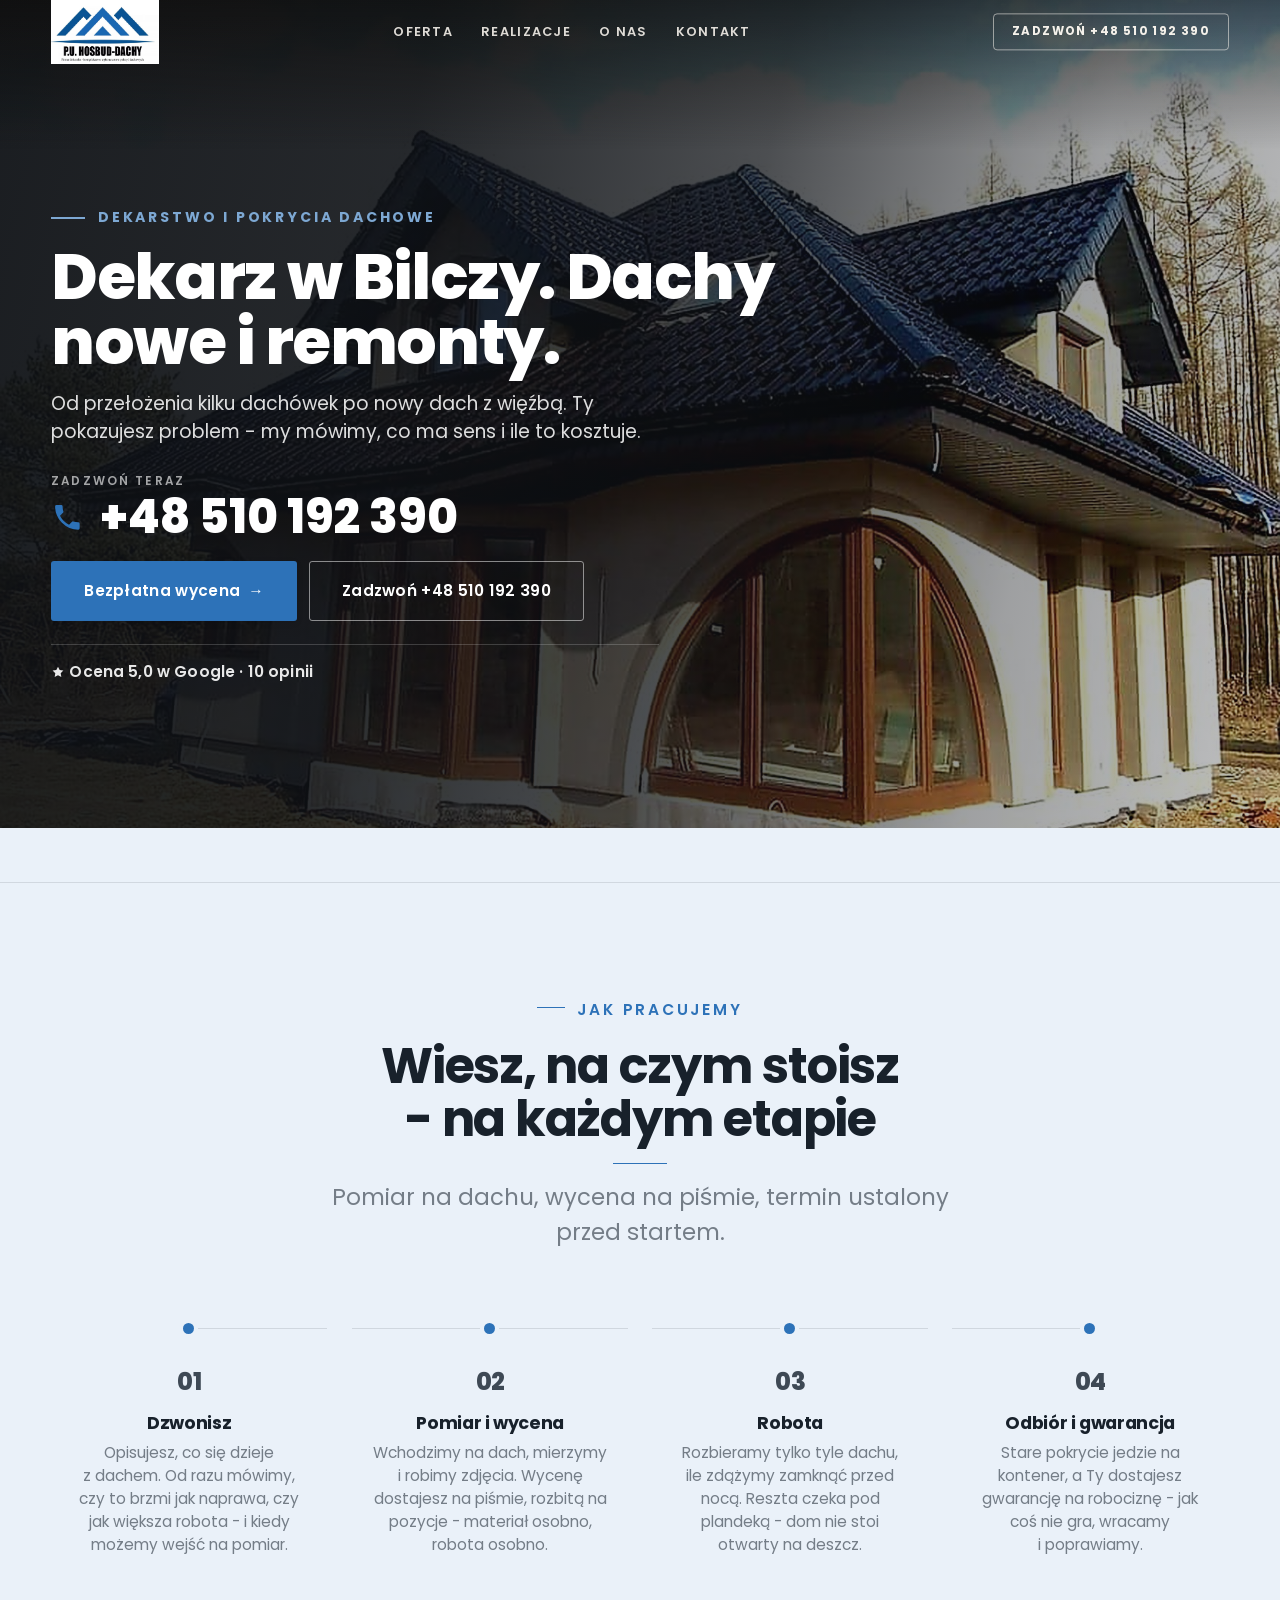
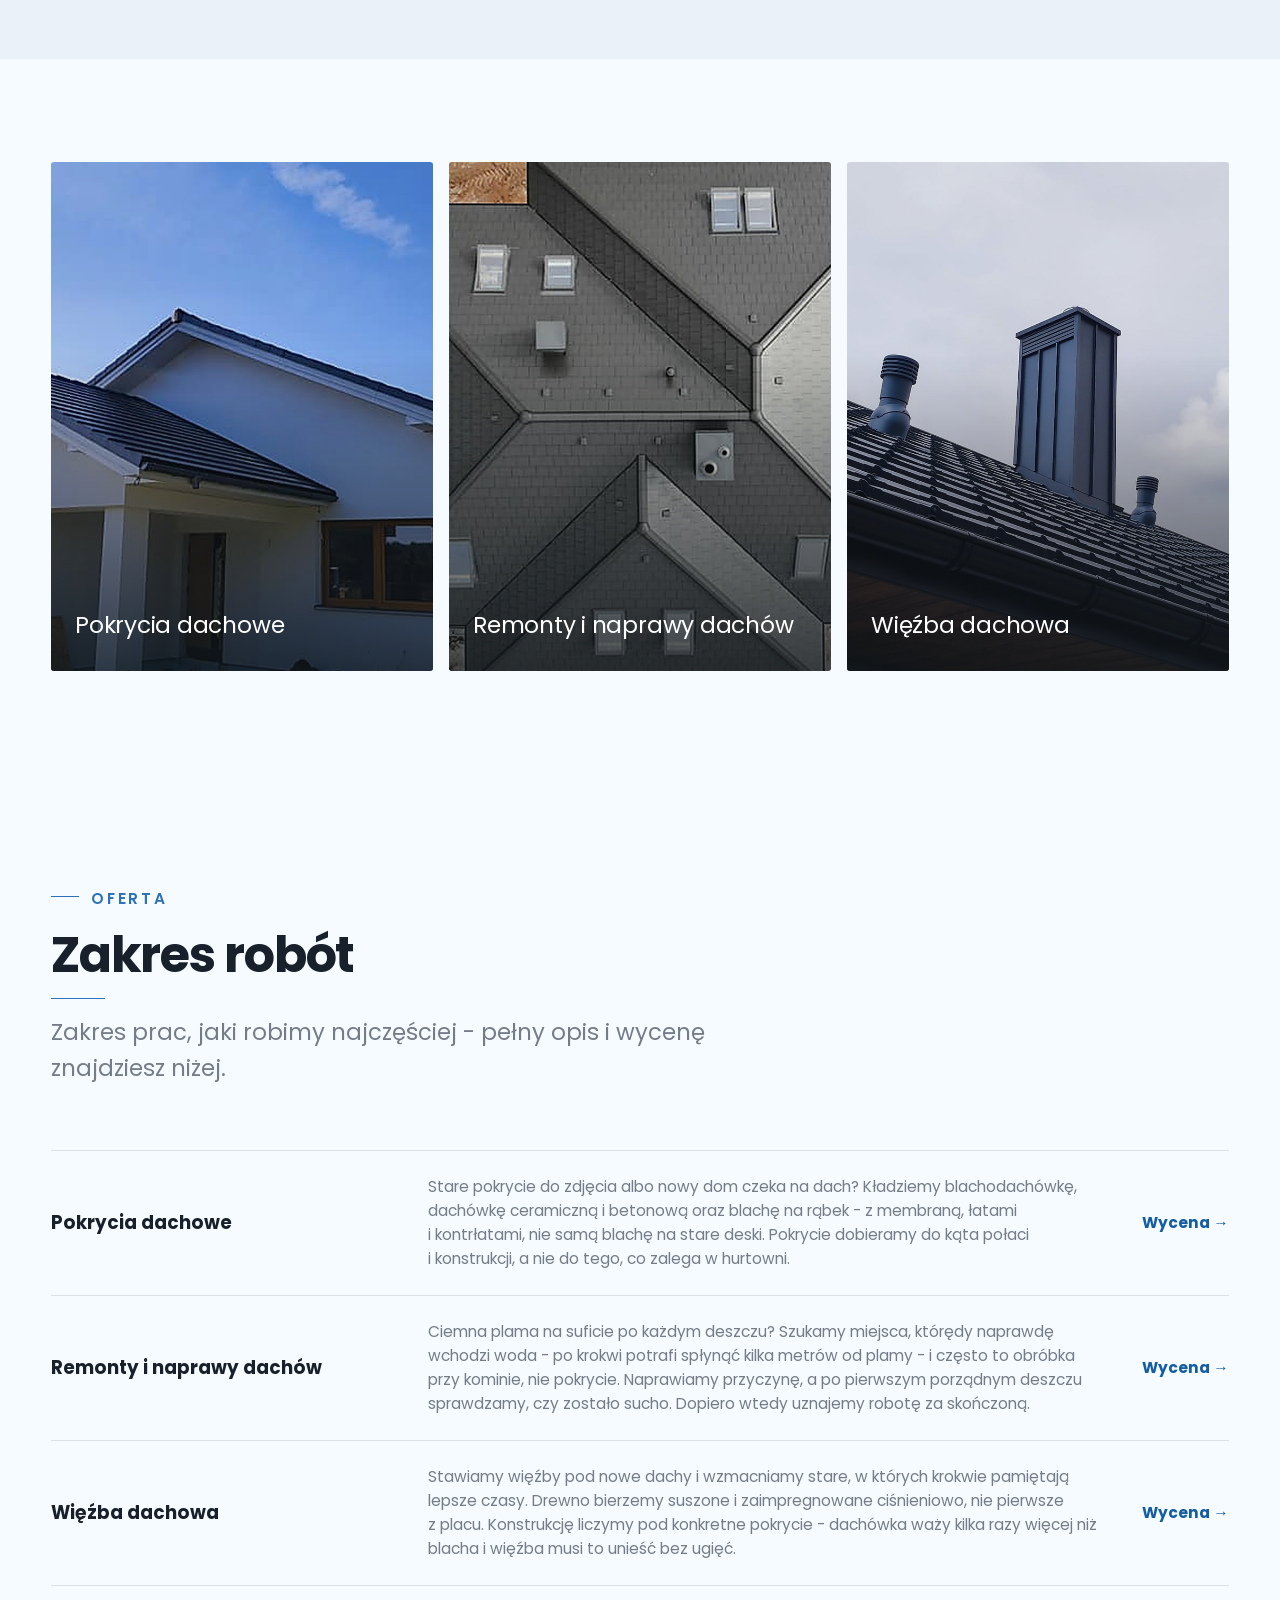
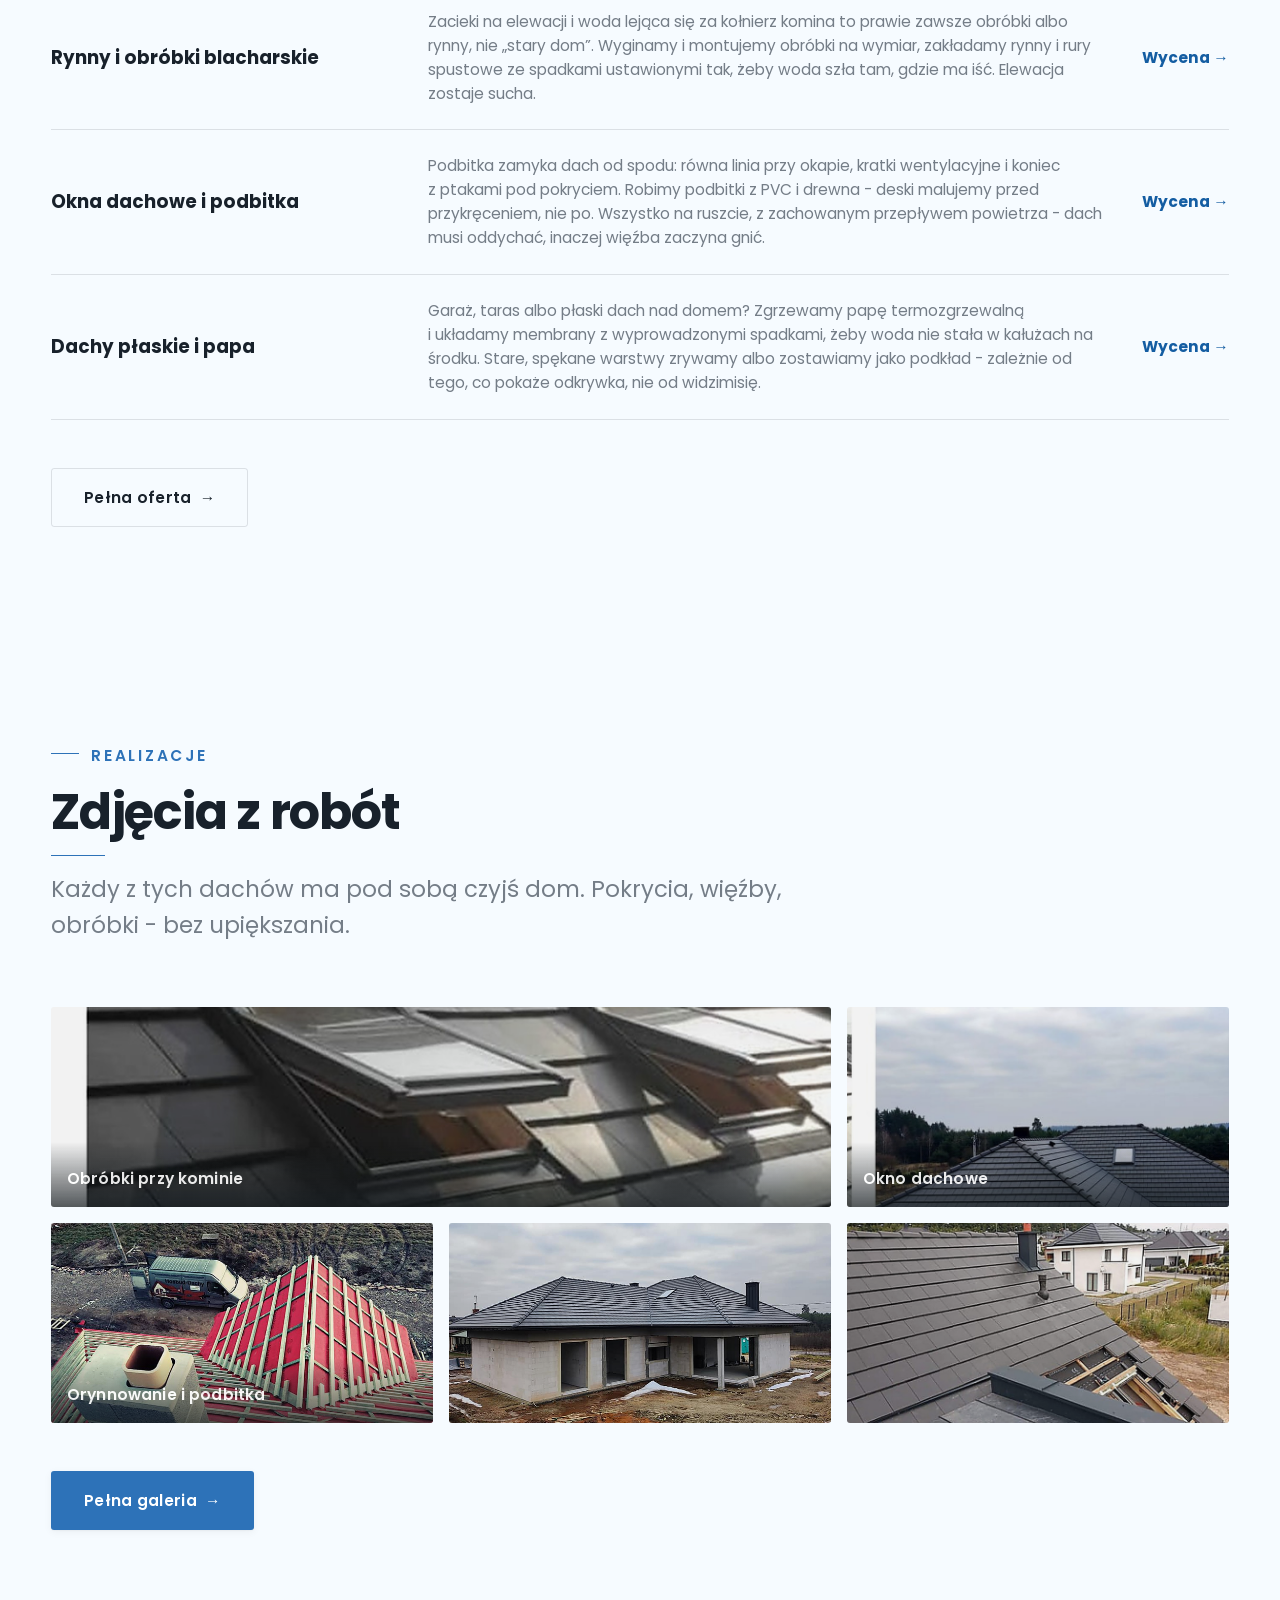
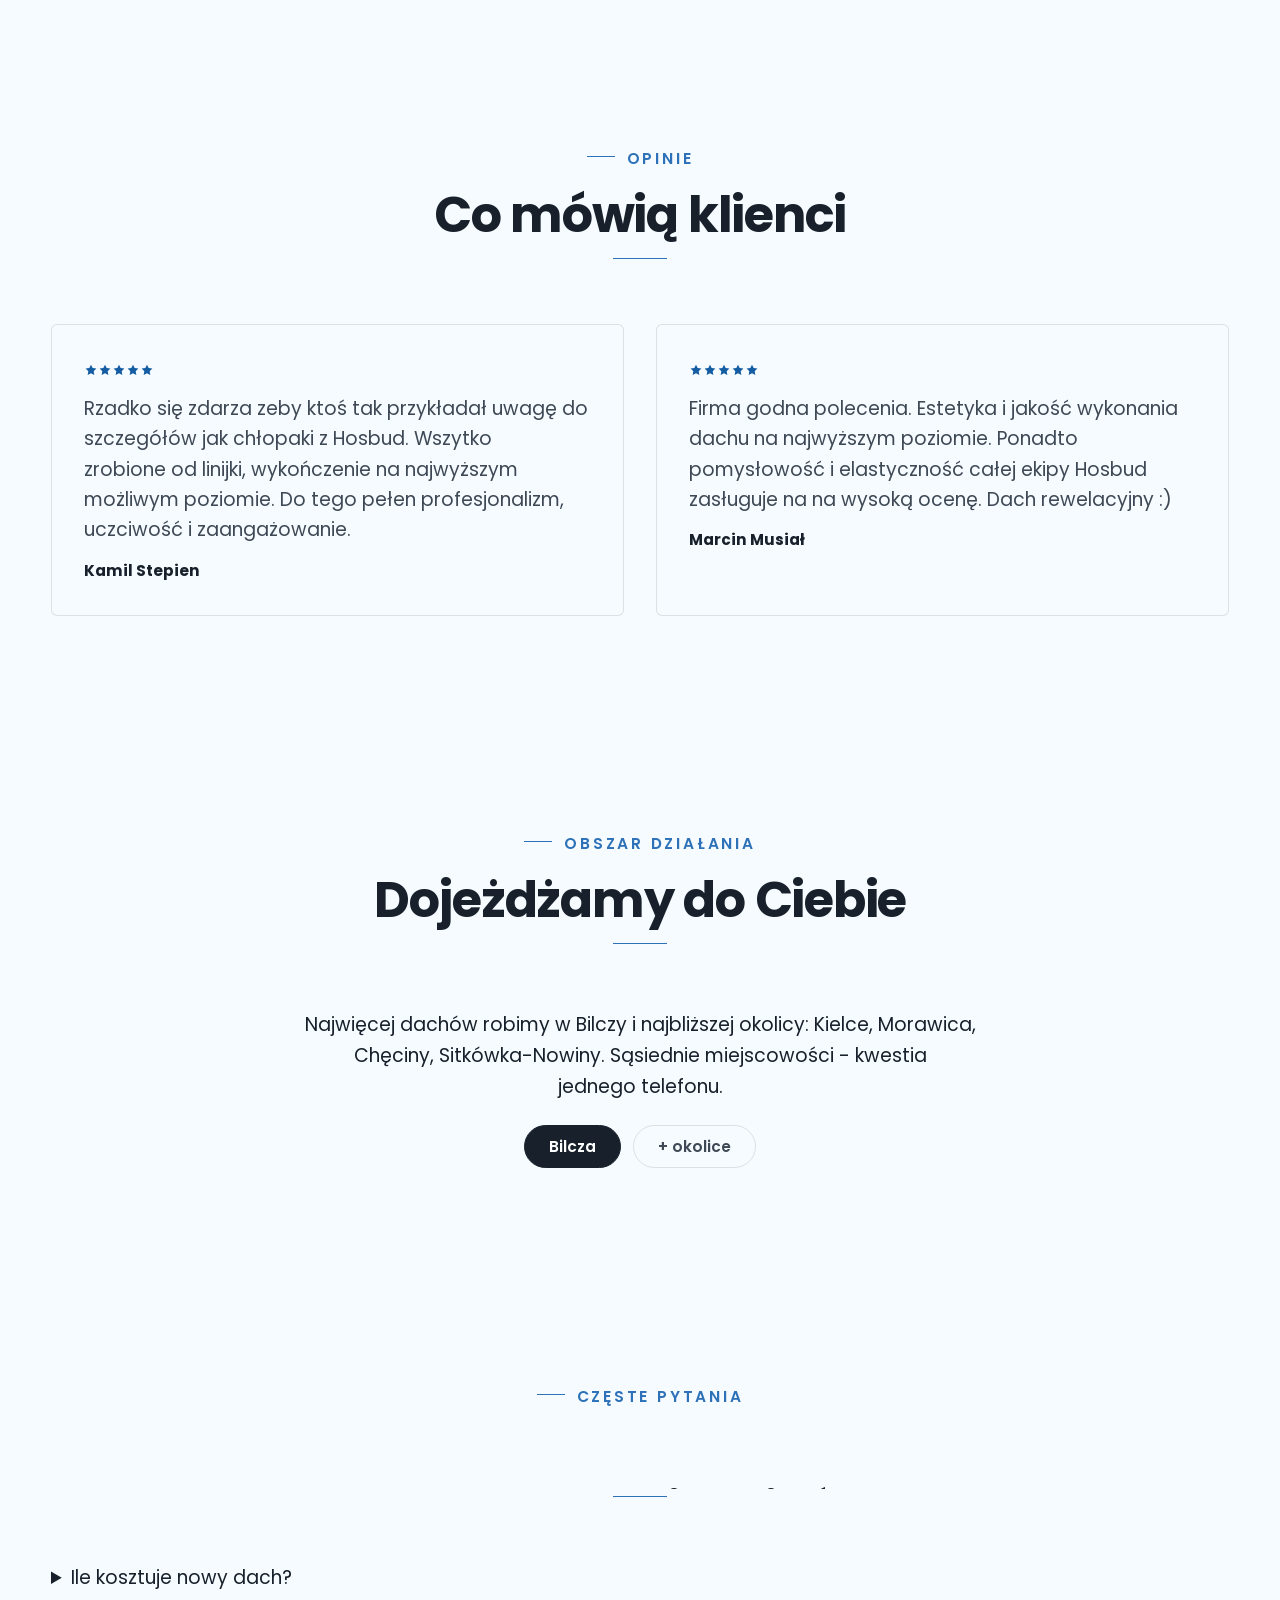
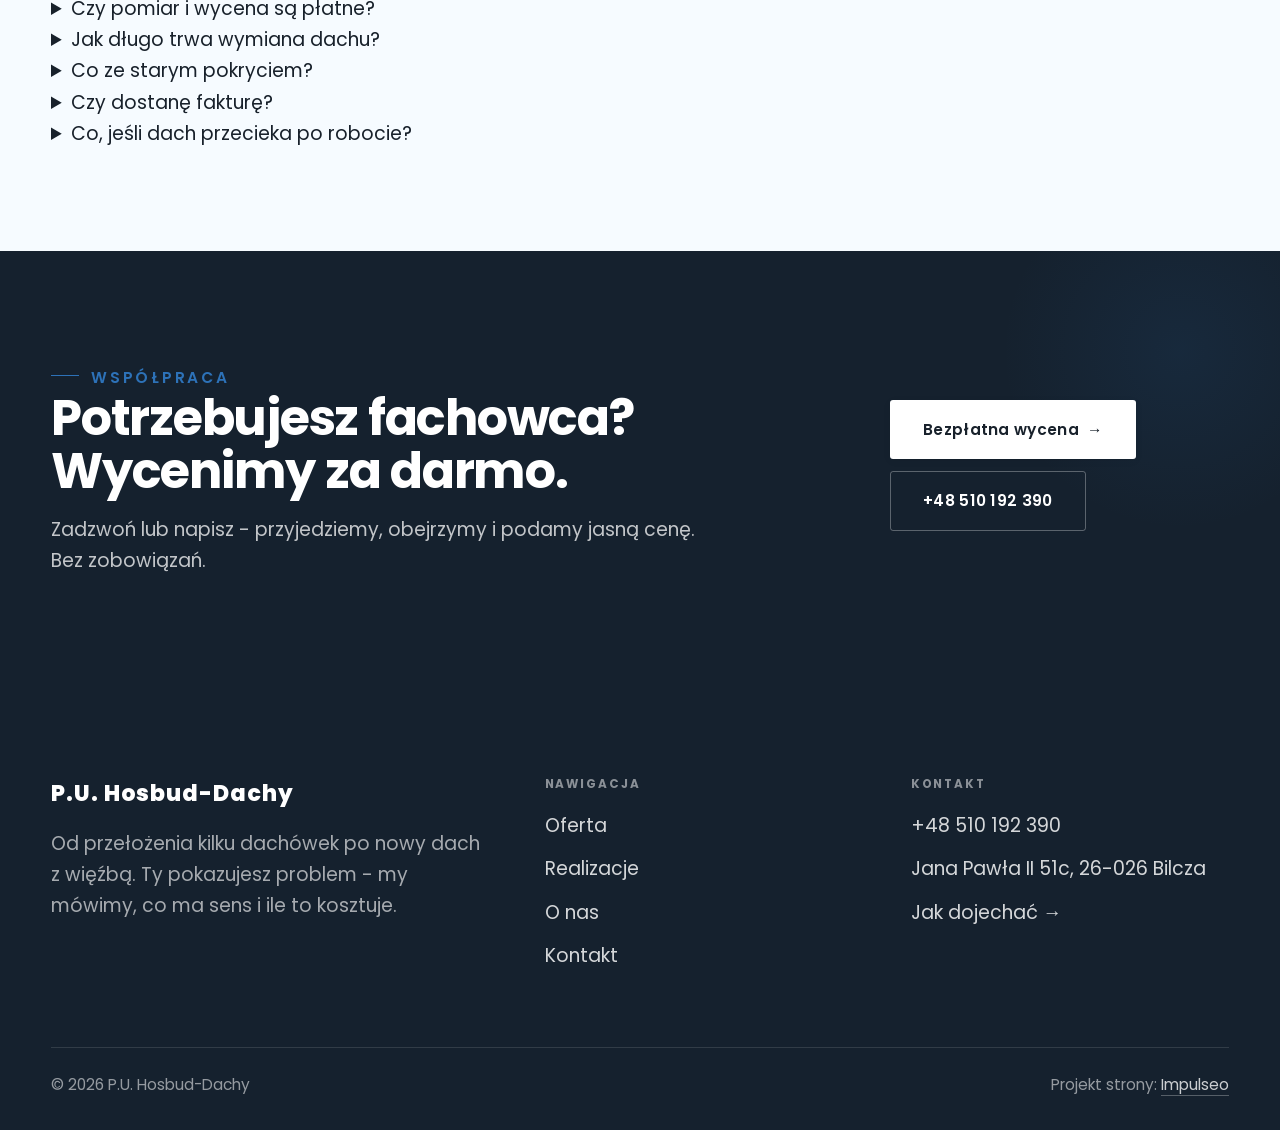
<file: index.html>
<!DOCTYPE html>
<html lang="pl">
<head>
<meta name="robots" content="noindex, nofollow">
<meta charset="UTF-8">
<meta name="viewport" content="width=device-width, initial-scale=1.0">
<title>P.U. Hosbud-Dachy - dekarstwo i pokrycia dachowe</title>
<meta name="description" content="Dekarz w Bilczy: nowe pokrycia, remonty dachów, więźba, rynny i obróbki. Bezpłatny pomiar, cena przed robotą. Zadzwoń: +48 510 192 390.">
<link rel="preconnect" href="https://fonts.googleapis.com">
<link rel="preconnect" href="https://fonts.gstatic.com" crossorigin>
<link href="https://fonts.googleapis.com/css2?family=Poppins:wght@400;500;600;700;800&display=swap" rel="stylesheet">
<link rel="stylesheet" href="assets/styles.css?v=2">
</head>
<body>

<header class="nav">
  <div class="wrap nav-inner">
    <a class="brand brand-has-logo" href="index.html"><img class="brand-logo" src="img/logo.png" alt="P.U. Hosbud-Dachy"></a>
    <nav class="nav-links">
      <a href="oferta.html">Oferta</a>
      <a href="realizacje.html">Realizacje</a>
      <a href="o-nas.html">O nas</a>
      <a href="kontakt.html">Kontakt</a>
      <a href="tel:+48510192390" class="btn btn-accent">Zadzwoń +48 510 192 390</a>
    </nav>
    <button class="nav-toggle" aria-label="Menu"><span></span><span></span><span></span></button>
  </div>
</header>

<section class="hero-fach">
  <img class="hf-photo" src="img/hero.jpg" fetchpriority="high" alt="P.U. Hosbud-Dachy">
  <div class="hf-panel">
    <div class="hf-inner">
      <span class="hf-kicker">Dekarstwo i pokrycia dachowe</span>
      <h1 class="hf-title">Dekarz w Bilczy. Dachy nowe i remonty. <em></em></h1>
      <p class="hf-lead">Od przełożenia kilku dachówek po nowy dach z więźbą. Ty pokazujesz problem - my mówimy, co ma sens i ile to kosztuje.</p>
      <a class="hf-phone" href="tel:+48510192390"><span class="hf-phone-lab">Zadzwoń teraz</span><span class="hf-phone-num"><svg class="ico-tel" width="16" height="16" viewBox="0 0 24 24" fill="none" aria-hidden="true"><path d="M6.6 10.8a15.5 15.5 0 0 0 6.6 6.6l2.2-2.2a1 1 0 0 1 1-.24 11.4 11.4 0 0 0 3.6.58 1 1 0 0 1 1 1V20a1 1 0 0 1-1 1A17 17 0 0 1 3 4a1 1 0 0 1 1-1h3.5a1 1 0 0 1 1 1c0 1.25.2 2.46.58 3.6a1 1 0 0 1-.25 1l-2.23 2.2Z" fill="currentColor"/></svg> +48 510 192 390</span></a>
      <div class="hf-actions">
        <a href="kontakt.html" class="btn btn-accent">Bezpłatna wycena <span class="arr">→</span></a>
        <a href="tel:+48510192390" class="btn btn-ghost hf-ghost">Zadzwoń +48 510 192 390</a>
      </div>
      <div class="hf-trust"><svg class="ico-star" width="14" height="14" viewBox="0 0 24 24" style="vertical-align:-2px" aria-hidden="true"><path d="M12 2.8l2.85 5.8 6.4.93-4.63 4.5 1.1 6.37L12 17.4l-5.72 3 1.1-6.37-4.63-4.5 6.4-.93L12 2.8Z" fill="currentColor"/></svg> Ocena 5,0 w Google · 10 opinii</div>
    </div>
  </div>
</section>
<section class="fach-promise">
  <div class="wrap">
    <ul class="fp-row reveal"><li>Bezpłatna wycena</li><li>Dojazd: Bilcza i okolice</li><li>Gwarancja na robociznę</li></ul>
  </div>
</section>
<section class="proces fachowcy">
  <div class="wrap">
    <div class="head center reveal">
      <span class="eyebrow">Jak pracujemy</span>
      <h2>Wiesz, na czym stoisz - na każdym etapie</h2>
      <p>Pomiar na dachu, wycena na piśmie, termin ustalony przed startem.</p>
    </div>
    <ol class="proces-line">
      <li class="reveal"><span class="pno">01</span><h3>Dzwonisz</h3><p>Opisujesz, co się dzieje z dachem. Od razu mówimy, czy to brzmi jak naprawa, czy jak większa robota - i kiedy możemy wejść na pomiar.</p></li>
      <li class="reveal"><span class="pno">02</span><h3>Pomiar i wycena</h3><p>Wchodzimy na dach, mierzymy i robimy zdjęcia. Wycenę dostajesz na piśmie, rozbitą na pozycje - materiał osobno, robota osobno.</p></li>
      <li class="reveal"><span class="pno">03</span><h3>Robota</h3><p>Rozbieramy tylko tyle dachu, ile zdążymy zamknąć przed nocą. Reszta czeka pod plandeką - dom nie stoi otwarty na deszcz.</p></li>
      <li class="reveal"><span class="pno">04</span><h3>Odbiór i gwarancja</h3><p>Stare pokrycie jedzie na kontener, a Ty dostajesz gwarancję na robociznę - jak coś nie gra, wracamy i poprawiamy.</p></li>
    </ol>
  </div>
</section>
<section class="gateways-band">
  <div class="wrap">
    <div class="gateways">
      <a href="oferta.html" class="gateway reveal"><img src="img/g1.jpg" alt="Pokrycia dachowe" loading="lazy"><span class="g-ttl">Pokrycia dachowe</span></a>
      <a href="oferta.html" class="gateway reveal"><img src="img/g2.jpg" alt="Remonty i naprawy dachów" loading="lazy"><span class="g-ttl">Remonty i naprawy dachów</span></a>
      <a href="oferta.html" class="gateway reveal"><img src="img/g3.jpg" alt="Więźba dachowa" loading="lazy"><span class="g-ttl">Więźba dachowa</span></a>
    </div>
  </div>
</section>
<section class="fach-uslugi">
  <div class="wrap">
    <div class="head reveal">
      <span class="eyebrow">Oferta</span>
      <h2>Zakres robót</h2>
      <p>Zakres prac, jaki robimy najczęściej - pełny opis i wycenę znajdziesz niżej.</p>
    </div>
    <ul class="fu-list">
      <li class="fu-row reveal"><div class="fu-name">Pokrycia dachowe</div><div class="fu-desc">Stare pokrycie do zdjęcia albo nowy dom czeka na dach? Kładziemy blachodachówkę, dachówkę ceramiczną i betonową oraz blachę na rąbek - z membraną, łatami i kontrłatami, nie samą blachę na stare deski. Pokrycie dobieramy do kąta połaci i konstrukcji, a nie do tego, co zalega w hurtowni.</div><a class="fu-cta" href="kontakt.html">Wycena <span class="arr">→</span></a></li>
      <li class="fu-row reveal"><div class="fu-name">Remonty i naprawy dachów</div><div class="fu-desc">Ciemna plama na suficie po każdym deszczu? Szukamy miejsca, którędy naprawdę wchodzi woda - po krokwi potrafi spłynąć kilka metrów od plamy - i często to obróbka przy kominie, nie pokrycie. Naprawiamy przyczynę, a po pierwszym porządnym deszczu sprawdzamy, czy zostało sucho. Dopiero wtedy uznajemy robotę za skończoną.</div><a class="fu-cta" href="kontakt.html">Wycena <span class="arr">→</span></a></li>
      <li class="fu-row reveal"><div class="fu-name">Więźba dachowa</div><div class="fu-desc">Stawiamy więźby pod nowe dachy i wzmacniamy stare, w których krokwie pamiętają lepsze czasy. Drewno bierzemy suszone i zaimpregnowane ciśnieniowo, nie pierwsze z placu. Konstrukcję liczymy pod konkretne pokrycie - dachówka waży kilka razy więcej niż blacha i więźba musi to unieść bez ugięć.</div><a class="fu-cta" href="kontakt.html">Wycena <span class="arr">→</span></a></li>
      <li class="fu-row reveal"><div class="fu-name">Rynny i obróbki blacharskie</div><div class="fu-desc">Zacieki na elewacji i woda lejąca się za kołnierz komina to prawie zawsze obróbki albo rynny, nie „stary dom”. Wyginamy i montujemy obróbki na wymiar, zakładamy rynny i rury spustowe ze spadkami ustawionymi tak, żeby woda szła tam, gdzie ma iść. Elewacja zostaje sucha.</div><a class="fu-cta" href="kontakt.html">Wycena <span class="arr">→</span></a></li>
      <li class="fu-row reveal"><div class="fu-name">Okna dachowe i podbitka</div><div class="fu-desc">Podbitka zamyka dach od spodu: równa linia przy okapie, kratki wentylacyjne i koniec z ptakami pod pokryciem. Robimy podbitki z PVC i drewna - deski malujemy przed przykręceniem, nie po. Wszystko na ruszcie, z zachowanym przepływem powietrza - dach musi oddychać, inaczej więźba zaczyna gnić.</div><a class="fu-cta" href="kontakt.html">Wycena <span class="arr">→</span></a></li>
      <li class="fu-row reveal"><div class="fu-name">Dachy płaskie i papa</div><div class="fu-desc">Garaż, taras albo płaski dach nad domem? Zgrzewamy papę termozgrzewalną i układamy membrany z wyprowadzonymi spadkami, żeby woda nie stała w kałużach na środku. Stare, spękane warstwy zrywamy albo zostawiamy jako podkład - zależnie od tego, co pokaże odkrywka, nie od widzimisię.</div><a class="fu-cta" href="kontakt.html">Wycena <span class="arr">→</span></a></li>
    </ul>
    <div style="margin-top:var(--space-7)" class="reveal"><a href="oferta.html" class="btn btn-ghost">Pełna oferta <span class="arr">→</span></a></div>
  </div>
</section>
<section>
  <div class="wrap">
    <div class="head reveal">
      <span class="eyebrow">Realizacje</span>
      <h2>Zdjęcia z robót</h2>
      <p>Każdy z tych dachów ma pod sobą czyjś dom. Pokrycia, więźby, obróbki - bez upiększania.</p>
    </div>
    <div class="gallery">
      <div class="tile t-two3 reveal"><img src="img/g4.jpg" alt="Obróbki przy kominie" loading="lazy"><div class="cap">Obróbki przy kominie</div></div>
      <div class="tile t-third reveal"><img src="img/g5.jpg" alt="Okno dachowe" loading="lazy"><div class="cap">Okno dachowe</div></div>
      <div class="tile t-third reveal"><img src="img/g6.jpg" alt="Orynnowanie i podbitka" loading="lazy"><div class="cap">Orynnowanie i podbitka</div></div>
      <div class="tile t-third reveal"><img src="img/g7.jpg" alt="P.U. Hosbud-Dachy" loading="lazy"></div>
      <div class="tile t-third reveal"><img src="img/g8.jpg" alt="P.U. Hosbud-Dachy" loading="lazy"></div>
    </div>
    <div style="margin-top:var(--space-7)" class="reveal"><a href="realizacje.html" class="btn btn-accent">Pełna galeria <span class="arr">→</span></a></div>
  </div>
</section>
<section class="opinie">
  <div class="wrap">
    <div class="head center reveal">
      <span class="eyebrow">Opinie</span>
      <h2>Co mówią klienci</h2>
    </div>
    <div class="opinie-grid">
      <figure class="op-card reveal"><span class="op-star"><svg class="ico-star" width="14" height="14" viewBox="0 0 24 24" style="vertical-align:-2px" aria-hidden="true"><path d="M12 2.8l2.85 5.8 6.4.93-4.63 4.5 1.1 6.37L12 17.4l-5.72 3 1.1-6.37-4.63-4.5 6.4-.93L12 2.8Z" fill="currentColor"/></svg><svg class="ico-star" width="14" height="14" viewBox="0 0 24 24" style="vertical-align:-2px" aria-hidden="true"><path d="M12 2.8l2.85 5.8 6.4.93-4.63 4.5 1.1 6.37L12 17.4l-5.72 3 1.1-6.37-4.63-4.5 6.4-.93L12 2.8Z" fill="currentColor"/></svg><svg class="ico-star" width="14" height="14" viewBox="0 0 24 24" style="vertical-align:-2px" aria-hidden="true"><path d="M12 2.8l2.85 5.8 6.4.93-4.63 4.5 1.1 6.37L12 17.4l-5.72 3 1.1-6.37-4.63-4.5 6.4-.93L12 2.8Z" fill="currentColor"/></svg><svg class="ico-star" width="14" height="14" viewBox="0 0 24 24" style="vertical-align:-2px" aria-hidden="true"><path d="M12 2.8l2.85 5.8 6.4.93-4.63 4.5 1.1 6.37L12 17.4l-5.72 3 1.1-6.37-4.63-4.5 6.4-.93L12 2.8Z" fill="currentColor"/></svg><svg class="ico-star" width="14" height="14" viewBox="0 0 24 24" style="vertical-align:-2px" aria-hidden="true"><path d="M12 2.8l2.85 5.8 6.4.93-4.63 4.5 1.1 6.37L12 17.4l-5.72 3 1.1-6.37-4.63-4.5 6.4-.93L12 2.8Z" fill="currentColor"/></svg></span><blockquote>Rzadko się zdarza zeby ktoś tak przykładał uwagę do szczegółów jak chłopaki z Hosbud. Wszytko zrobione od linijki, wykończenie na najwyższym możliwym poziomie. Do tego pełen profesjonalizm, uczciwość i zaangażowanie.</blockquote><span class="op-autor">Kamil Stepien</span></figure>
      <figure class="op-card reveal"><span class="op-star"><svg class="ico-star" width="14" height="14" viewBox="0 0 24 24" style="vertical-align:-2px" aria-hidden="true"><path d="M12 2.8l2.85 5.8 6.4.93-4.63 4.5 1.1 6.37L12 17.4l-5.72 3 1.1-6.37-4.63-4.5 6.4-.93L12 2.8Z" fill="currentColor"/></svg><svg class="ico-star" width="14" height="14" viewBox="0 0 24 24" style="vertical-align:-2px" aria-hidden="true"><path d="M12 2.8l2.85 5.8 6.4.93-4.63 4.5 1.1 6.37L12 17.4l-5.72 3 1.1-6.37-4.63-4.5 6.4-.93L12 2.8Z" fill="currentColor"/></svg><svg class="ico-star" width="14" height="14" viewBox="0 0 24 24" style="vertical-align:-2px" aria-hidden="true"><path d="M12 2.8l2.85 5.8 6.4.93-4.63 4.5 1.1 6.37L12 17.4l-5.72 3 1.1-6.37-4.63-4.5 6.4-.93L12 2.8Z" fill="currentColor"/></svg><svg class="ico-star" width="14" height="14" viewBox="0 0 24 24" style="vertical-align:-2px" aria-hidden="true"><path d="M12 2.8l2.85 5.8 6.4.93-4.63 4.5 1.1 6.37L12 17.4l-5.72 3 1.1-6.37-4.63-4.5 6.4-.93L12 2.8Z" fill="currentColor"/></svg><svg class="ico-star" width="14" height="14" viewBox="0 0 24 24" style="vertical-align:-2px" aria-hidden="true"><path d="M12 2.8l2.85 5.8 6.4.93-4.63 4.5 1.1 6.37L12 17.4l-5.72 3 1.1-6.37-4.63-4.5 6.4-.93L12 2.8Z" fill="currentColor"/></svg></span><blockquote>Firma godna polecenia. Estetyka i jakość wykonania dachu na najwyższym poziomie. Ponadto pomysłowość i elastyczność całej ekipy Hosbud zasługuje na na wysoką ocenę. Dach rewelacyjny :)</blockquote><span class="op-autor">Marcin Musiał</span></figure>
    </div>
  </div>
</section>
<section class="obszar">
  <div class="wrap">
    <div class="head center reveal">
      <span class="eyebrow">Obszar działania</span>
      <h2>Dojeżdżamy do Ciebie</h2>
    </div>
    <p class="obszar-txt reveal" style="text-align:center;max-width:60ch;margin:0 auto 1.4rem">Najwięcej dachów robimy w Bilczy i najbliższej okolicy: Kielce, Morawica, Chęciny, Sitkówka-Nowiny. Sąsiednie miejscowości - kwestia jednego telefonu.</p>
    <ul class="obszar-list reveal"><li class="is-home">Bilcza</li><li>+ okolice</li></ul>
  </div>
</section>
<section class="faq-klinika">
  <div class="wrap">
    <div class="head center reveal">
      <span class="eyebrow">Częste pytania</span>
      <h2>Dobrze wiedzieć</h2>
    </div>
    <div class="faq-list">
      <details class="faq-item reveal"><summary>Ile kosztuje nowy dach?</summary><p>Najwięcej robi pokrycie i skomplikowanie bryły - dwa kominy i trzy lukarny to inna robota niż prosta dwuspadówka. Dlatego wyceniamy dopiero po wejściu na dach, za to na piśmie.</p></details>
      <details class="faq-item reveal"><summary>Czy pomiar i wycena są płatne?</summary><p>Nie. Pomiar i wycena w Bilczy i najbliższej okolicy są bezpłatne i do niczego nie zobowiązują.</p></details>
      <details class="faq-item reveal"><summary>Jak długo trwa wymiana dachu?</summary><p>Typowy dom to zwykle tydzień, dwa - zależnie od pokrycia i pogody. Termin i czas roboty znasz przed startem, a o przesunięciu przez pogodę mówimy od razu, nie po fakcie.</p></details>
      <details class="faq-item reveal"><summary>Co ze starym pokryciem?</summary><p>Rozbiórka i wywóz są w wycenie, chyba że umówimy się inaczej. Stary eternit oddajemy firmie z uprawnieniami do azbestu - tego nie wolno wywieźć byle gdzie i nie ma co ryzykować.</p></details>
      <details class="faq-item reveal"><summary>Czy dostanę fakturę?</summary><p>Tak - VAT albo paragon, jak wolisz. Przy większych dachach rozliczamy się etapami, po odebranej robocie.</p></details>
      <details class="faq-item reveal"><summary>Co, jeśli dach przecieka po robocie?</summary><p>Wracamy i sprawdzamy, gdzie puściło. Nasza robota - poprawiamy za darmo; przyczyna gdzie indziej - pokazujemy zdjęcia i mówimy, co z tym zrobić.</p></details>
    </div>
  </div>
</section>
<section class="cta">
  <div class="wrap">
    <div class="reveal">
      <span class="eyebrow">Współpraca</span>
      <h2>Potrzebujesz fachowca? Wycenimy za darmo.</h2>
      <p>Zadzwoń lub napisz - przyjedziemy, obejrzymy i podamy jasną cenę. Bez zobowiązań.</p>
    </div>
    <div class="cta-actions reveal">
      <a href="kontakt.html" class="btn btn-light">Bezpłatna wycena <span class="arr">→</span></a>
      <a href="tel:+48510192390" class="btn btn-ghost" style="color:#fff;border-color:rgba(255,255,255,.3)">+48 510 192 390</a>
    </div>
  </div>
</section>

<footer>
  <div class="wrap">
    <div class="foot-grid">
      <div class="foot-brand">
        <div class="name">P.U. Hosbud-Dachy</div>
        <p>Od przełożenia kilku dachówek po nowy dach z więźbą. Ty pokazujesz problem - my mówimy, co ma sens i ile to kosztuje.</p>
      </div>
      <div class="foot-col">
        <h4>Nawigacja</h4>
        <a href="oferta.html">Oferta</a>
        <a href="realizacje.html">Realizacje</a>
        <a href="o-nas.html">O nas</a>
        <a href="kontakt.html">Kontakt</a>
      </div>
      <div class="foot-col">
        <h4>Kontakt</h4>
        <a href="tel:+48510192390">+48 510 192 390</a>
        <p>Jana Pawła II 51c, 26-026 Bilcza</p>
        <a href="https://www.google.com/maps?cid=15109233622421349000" target="_blank" rel="noopener">Jak dojechać →</a>
      </div>
    </div>
    <div class="foot-bot">
      <span>© 2026 P.U. Hosbud-Dachy</span>
      <span>Projekt strony: <a class="foot-credit" href="https://impulseo.pl" target="_blank" rel="noopener">Impulseo</a></span>
    </div>
  </div>
</footer>
<div class="sticky-call"><a class="sc-call" href="tel:+48510192390"><svg class="ico-tel" width="16" height="16" viewBox="0 0 24 24" fill="none" aria-hidden="true"><path d="M6.6 10.8a15.5 15.5 0 0 0 6.6 6.6l2.2-2.2a1 1 0 0 1 1-.24 11.4 11.4 0 0 0 3.6.58 1 1 0 0 1 1 1V20a1 1 0 0 1-1 1A17 17 0 0 1 3 4a1 1 0 0 1 1-1h3.5a1 1 0 0 1 1 1c0 1.25.2 2.46.58 3.6a1 1 0 0 1-.25 1l-2.23 2.2Z" fill="currentColor"/></svg> Zadzwoń</a><a class="sc-quote" href="kontakt.html">Bezpłatna wycena</a></div>

<script src="assets/main.js"></script>
</body>
</html>
</file>
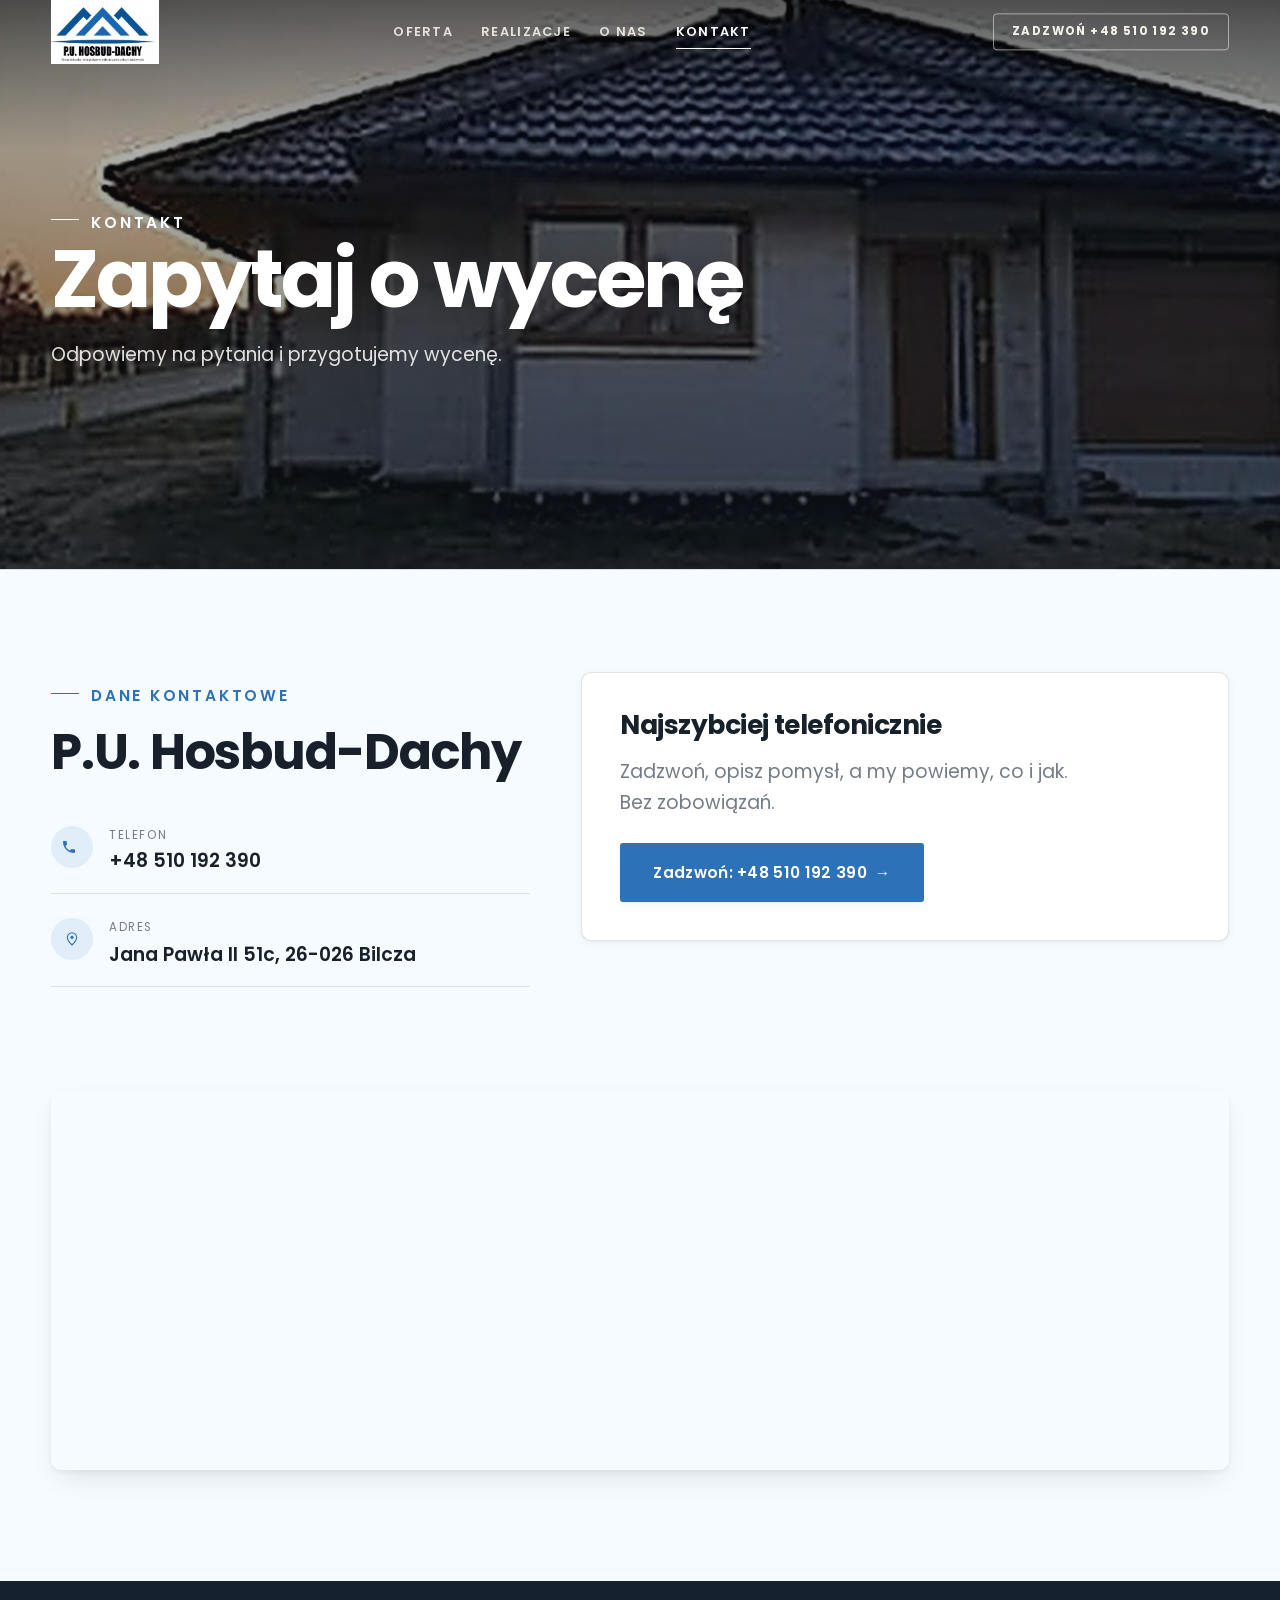
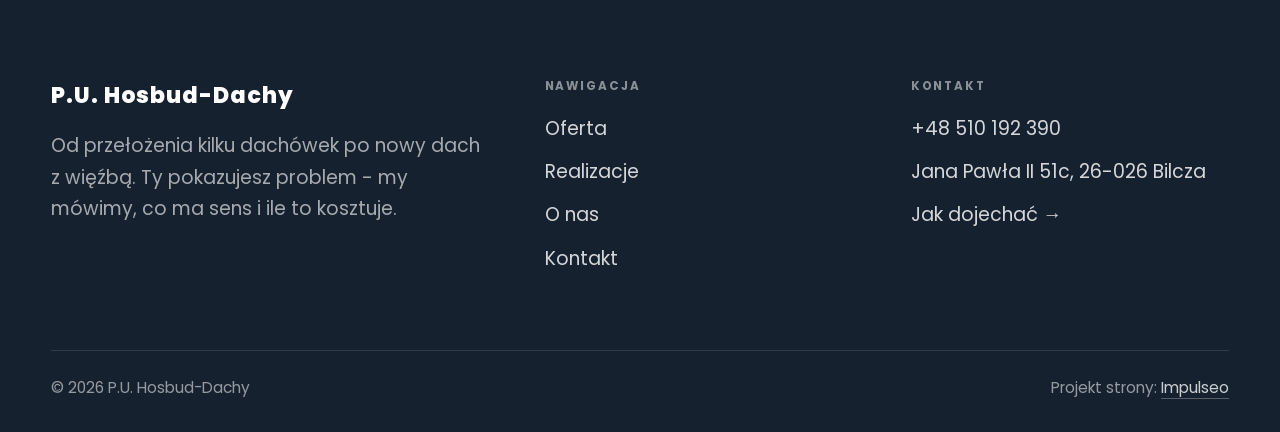
<file: kontakt.html>
<!DOCTYPE html>
<html lang="pl">
<head>
<meta name="robots" content="noindex, nofollow">
<meta charset="UTF-8">
<meta name="viewport" content="width=device-width, initial-scale=1.0">
<title>Kontakt - P.U. Hosbud-Dachy</title>
<meta name="description" content="Kontakt P.U. Hosbud-Dachy - Jana Pawła II 51c, 26-026 Bilcza">
<link rel="preconnect" href="https://fonts.googleapis.com">
<link rel="preconnect" href="https://fonts.gstatic.com" crossorigin>
<link href="https://fonts.googleapis.com/css2?family=Poppins:wght@400;500;600;700;800&display=swap" rel="stylesheet">
<link rel="stylesheet" href="assets/styles.css?v=2">
</head>
<body>

<header class="nav">
  <div class="wrap nav-inner">
    <a class="brand brand-has-logo" href="index.html"><img class="brand-logo" src="img/logo.png" alt="P.U. Hosbud-Dachy"></a>
    <nav class="nav-links">
      <a href="oferta.html">Oferta</a>
      <a href="realizacje.html">Realizacje</a>
      <a href="o-nas.html">O nas</a>
      <a href="kontakt.html" class="active">Kontakt</a>
      <a href="tel:+48510192390" class="btn btn-accent">Zadzwoń +48 510 192 390</a>
    </nav>
    <button class="nav-toggle" aria-label="Menu"><span></span><span></span><span></span></button>
  </div>
</header>

<section class="pagehead">
  <img src="img/g14.jpg" alt="P.U. Hosbud-Dachy - Zapytaj o wycenę">
  <div class="wrap">
    <span class="eyebrow">Kontakt</span>
    <h1>Zapytaj o wycenę</h1>
    <p>Odpowiemy na pytania i przygotujemy wycenę.</p>
  </div>
</section>
<section>
  <div class="wrap contact-grid">
    <div class="reveal">
      <span class="eyebrow">Dane kontaktowe</span>
      <h2 style="margin:var(--space-4) 0 var(--space-6)">P.U. Hosbud-Dachy</h2>
      <div class="info-list">
        <div class="info-row"><div class="ic"><svg class="ico-tel" width="16" height="16" viewBox="0 0 24 24" fill="none" aria-hidden="true"><path d="M6.6 10.8a15.5 15.5 0 0 0 6.6 6.6l2.2-2.2a1 1 0 0 1 1-.24 11.4 11.4 0 0 0 3.6.58 1 1 0 0 1 1 1V20a1 1 0 0 1-1 1A17 17 0 0 1 3 4a1 1 0 0 1 1-1h3.5a1 1 0 0 1 1 1c0 1.25.2 2.46.58 3.6a1 1 0 0 1-.25 1l-2.23 2.2Z" fill="currentColor"/></svg></div><div><div class="lbl">Telefon</div><a class="val" href="tel:+48510192390">+48 510 192 390</a></div></div>
        <div class="info-row"><div class="ic"><svg class="ico-pin" width="16" height="16" viewBox="0 0 24 24" fill="none" aria-hidden="true"><path d="M12 21s7-6.1 7-11.5A7 7 0 0 0 5 9.5C5 14.9 12 21 12 21Z" stroke="currentColor" stroke-width="1.6" fill="none"/><circle cx="12" cy="9.5" r="2.4" fill="currentColor"/></svg></div><div><div class="lbl">Adres</div><div class="val">Jana Pawła II 51c, 26-026 Bilcza</div></div></div>
      </div>
    </div>
    <div class="reveal">
      <div class="form">
        <h3 style="margin-bottom:var(--space-4)">Najszybciej telefonicznie</h3>
        <p class="muted" style="margin-bottom:var(--space-5)">Zadzwoń, opisz pomysł, a my powiemy, co i jak. Bez zobowiązań.</p>
        <a href="tel:+48510192390" class="btn btn-accent" style="justify-content:center">Zadzwoń: +48 510 192 390 <span class="arr">→</span></a>
      </div>
    </div>
  </div>
</section>
<section style="padding-top:0">
  <div class="wrap reveal">
    <iframe class="map" title="P.U. Hosbud-Dachy - Bilcza" src="https://maps.google.com/maps?q=50.78935%2C20.634119&z=15&output=embed" loading="lazy" referrerpolicy="no-referrer-when-downgrade"></iframe>
  </div>
</section>

<footer>
  <div class="wrap">
    <div class="foot-grid">
      <div class="foot-brand">
        <div class="name">P.U. Hosbud-Dachy</div>
        <p>Od przełożenia kilku dachówek po nowy dach z więźbą. Ty pokazujesz problem - my mówimy, co ma sens i ile to kosztuje.</p>
      </div>
      <div class="foot-col">
        <h4>Nawigacja</h4>
        <a href="oferta.html">Oferta</a>
        <a href="realizacje.html">Realizacje</a>
        <a href="o-nas.html">O nas</a>
        <a href="kontakt.html">Kontakt</a>
      </div>
      <div class="foot-col">
        <h4>Kontakt</h4>
        <a href="tel:+48510192390">+48 510 192 390</a>
        <p>Jana Pawła II 51c, 26-026 Bilcza</p>
        <a href="https://www.google.com/maps?cid=15109233622421349000" target="_blank" rel="noopener">Jak dojechać →</a>
      </div>
    </div>
    <div class="foot-bot">
      <span>© 2026 P.U. Hosbud-Dachy</span>
      <span>Projekt strony: <a class="foot-credit" href="https://impulseo.pl" target="_blank" rel="noopener">Impulseo</a></span>
    </div>
  </div>
</footer>
<div class="sticky-call"><a class="sc-call" href="tel:+48510192390"><svg class="ico-tel" width="16" height="16" viewBox="0 0 24 24" fill="none" aria-hidden="true"><path d="M6.6 10.8a15.5 15.5 0 0 0 6.6 6.6l2.2-2.2a1 1 0 0 1 1-.24 11.4 11.4 0 0 0 3.6.58 1 1 0 0 1 1 1V20a1 1 0 0 1-1 1A17 17 0 0 1 3 4a1 1 0 0 1 1-1h3.5a1 1 0 0 1 1 1c0 1.25.2 2.46.58 3.6a1 1 0 0 1-.25 1l-2.23 2.2Z" fill="currentColor"/></svg> Zadzwoń</a><a class="sc-quote" href="kontakt.html">Bezpłatna wycena</a></div>

<script src="assets/main.js"></script>
</body>
</html>
</file>
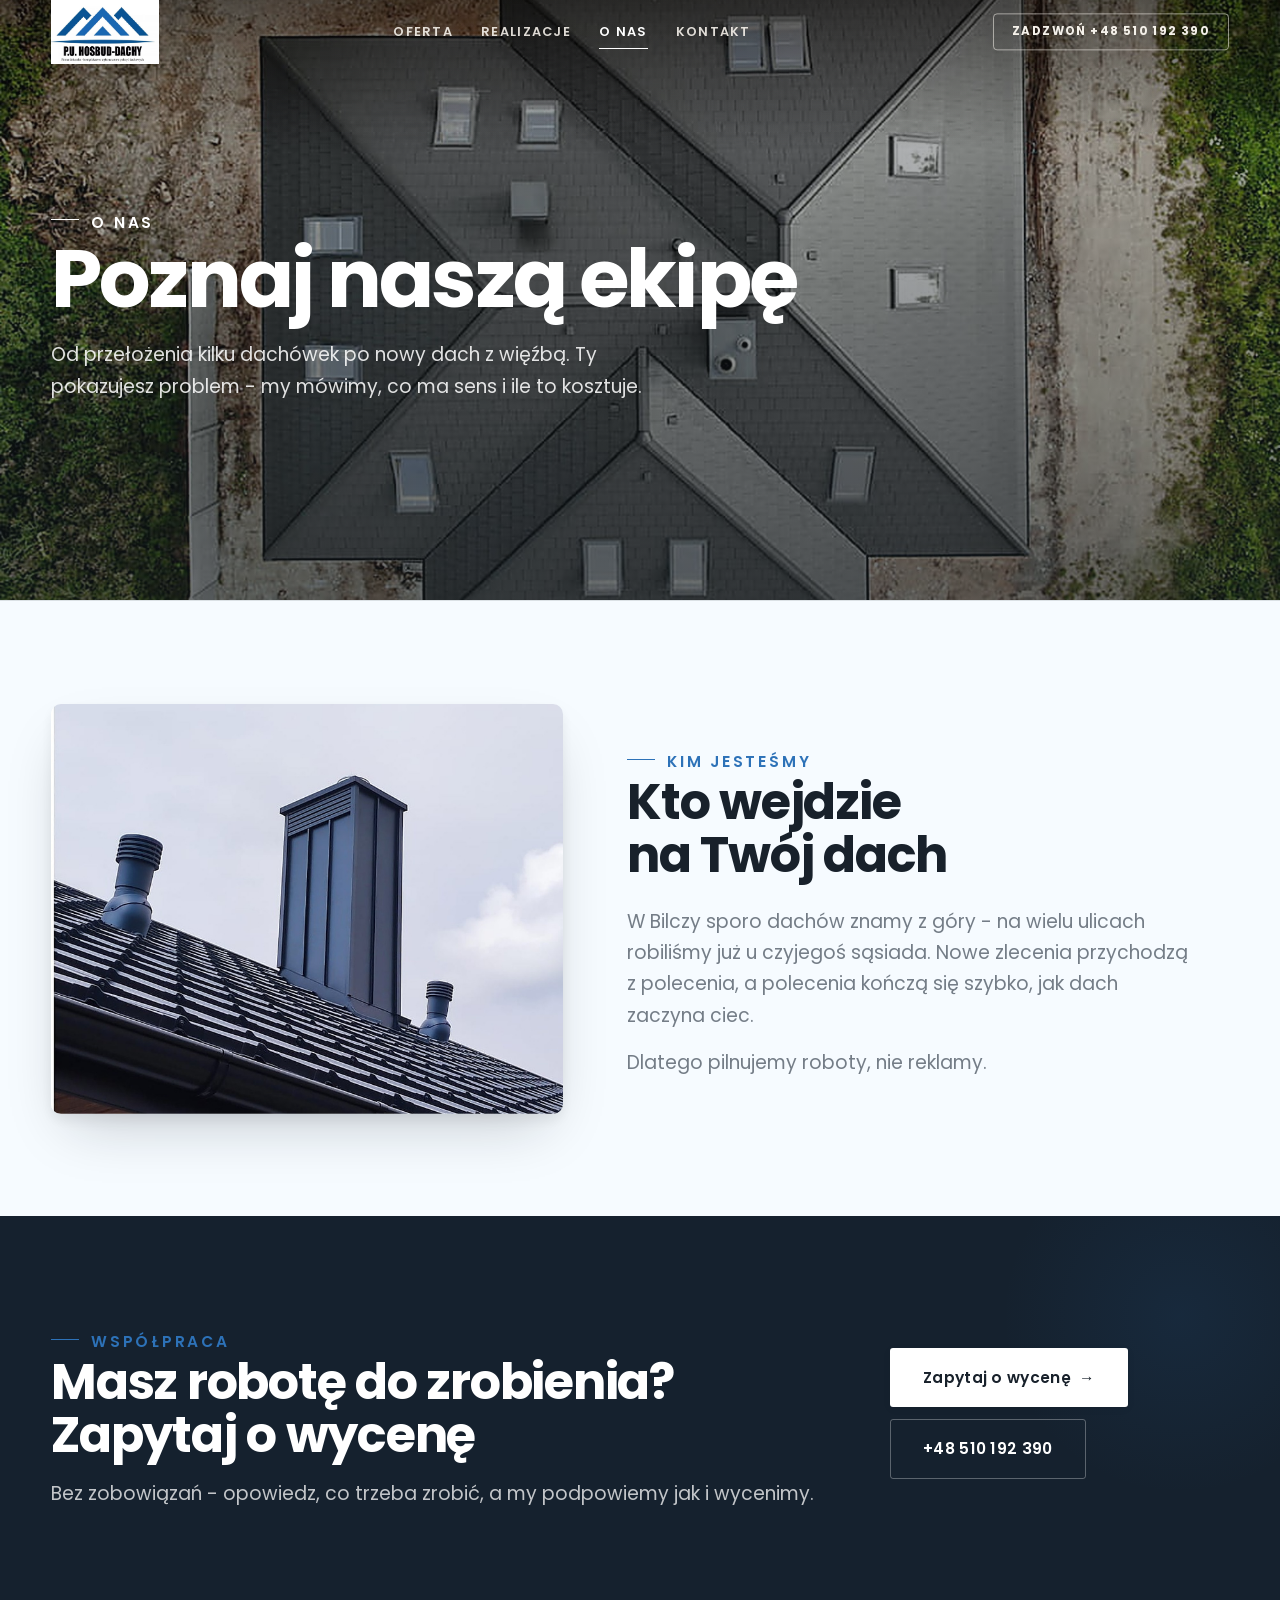
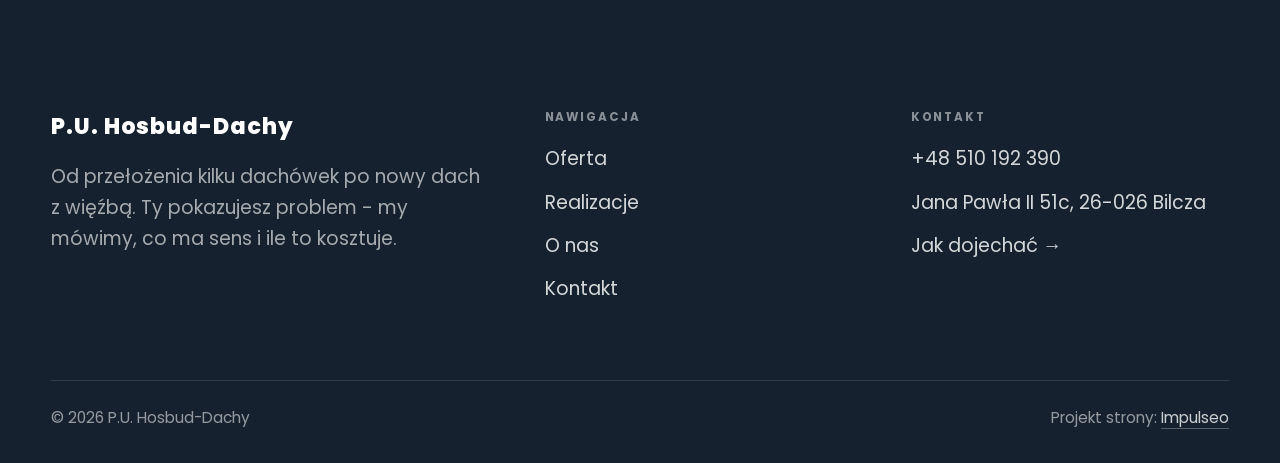
<file: o-nas.html>
<!DOCTYPE html>
<html lang="pl">
<head>
<meta name="robots" content="noindex, nofollow">
<meta charset="UTF-8">
<meta name="viewport" content="width=device-width, initial-scale=1.0">
<title>O nas - P.U. Hosbud-Dachy</title>
<meta name="description" content="Dekarz w Bilczy: nowe pokrycia, remonty dachów, więźba, rynny i obróbki. Bezpłatny pomiar, cena przed robotą. Zadzwoń: +48 510 192 390.">
<link rel="preconnect" href="https://fonts.googleapis.com">
<link rel="preconnect" href="https://fonts.gstatic.com" crossorigin>
<link href="https://fonts.googleapis.com/css2?family=Poppins:wght@400;500;600;700;800&display=swap" rel="stylesheet">
<link rel="stylesheet" href="assets/styles.css?v=2">
</head>
<body>

<header class="nav">
  <div class="wrap nav-inner">
    <a class="brand brand-has-logo" href="index.html"><img class="brand-logo" src="img/logo.png" alt="P.U. Hosbud-Dachy"></a>
    <nav class="nav-links">
      <a href="oferta.html">Oferta</a>
      <a href="realizacje.html">Realizacje</a>
      <a href="o-nas.html" class="active">O nas</a>
      <a href="kontakt.html">Kontakt</a>
      <a href="tel:+48510192390" class="btn btn-accent">Zadzwoń +48 510 192 390</a>
    </nav>
    <button class="nav-toggle" aria-label="Menu"><span></span><span></span><span></span></button>
  </div>
</header>

<section class="pagehead">
  <img src="img/g2.jpg" alt="P.U. Hosbud-Dachy - Poznaj naszą ekipę">
  <div class="wrap">
    <span class="eyebrow">O nas</span>
    <h1>Poznaj naszą ekipę</h1>
    <p>Od przełożenia kilku dachówek po nowy dach z więźbą. Ty pokazujesz problem - my mówimy, co ma sens i ile to kosztuje.</p>
  </div>
</section>
<section>
  <div class="wrap split">
    <div class="split-art reveal"><img src="img/g3.jpg" alt="P.U. Hosbud-Dachy" loading="lazy"></div>
    <div class="split-copy reveal">
      <span class="eyebrow">Kim jesteśmy</span>
      <h2>Kto wejdzie na Twój dach</h2>
      <p class="muted">W Bilczy sporo dachów znamy z góry - na wielu ulicach robiliśmy już u czyjegoś sąsiada. Nowe zlecenia przychodzą z polecenia, a polecenia kończą się szybko, jak dach zaczyna ciec.</p>
      <p class="muted">Dlatego pilnujemy roboty, nie reklamy.</p>
    </div>
  </div>
</section>


<section class="cta">
  <div class="wrap">
    <div class="reveal">
      <span class="eyebrow">Współpraca</span>
      <h2>Masz robotę do zrobienia? Zapytaj o wycenę</h2>
      <p>Bez zobowiązań - opowiedz, co trzeba zrobić, a my podpowiemy jak i wycenimy.</p>
    </div>
    <div class="cta-actions reveal">
      <a href="kontakt.html" class="btn btn-light">Zapytaj o wycenę <span class="arr">→</span></a>
      <a href="tel:+48510192390" class="btn btn-ghost" style="color:#fff;border-color:rgba(255,255,255,.3)">+48 510 192 390</a>
    </div>
  </div>
</section>

<footer>
  <div class="wrap">
    <div class="foot-grid">
      <div class="foot-brand">
        <div class="name">P.U. Hosbud-Dachy</div>
        <p>Od przełożenia kilku dachówek po nowy dach z więźbą. Ty pokazujesz problem - my mówimy, co ma sens i ile to kosztuje.</p>
      </div>
      <div class="foot-col">
        <h4>Nawigacja</h4>
        <a href="oferta.html">Oferta</a>
        <a href="realizacje.html">Realizacje</a>
        <a href="o-nas.html">O nas</a>
        <a href="kontakt.html">Kontakt</a>
      </div>
      <div class="foot-col">
        <h4>Kontakt</h4>
        <a href="tel:+48510192390">+48 510 192 390</a>
        <p>Jana Pawła II 51c, 26-026 Bilcza</p>
        <a href="https://www.google.com/maps?cid=15109233622421349000" target="_blank" rel="noopener">Jak dojechać →</a>
      </div>
    </div>
    <div class="foot-bot">
      <span>© 2026 P.U. Hosbud-Dachy</span>
      <span>Projekt strony: <a class="foot-credit" href="https://impulseo.pl" target="_blank" rel="noopener">Impulseo</a></span>
    </div>
  </div>
</footer>
<div class="sticky-call"><a class="sc-call" href="tel:+48510192390"><svg class="ico-tel" width="16" height="16" viewBox="0 0 24 24" fill="none" aria-hidden="true"><path d="M6.6 10.8a15.5 15.5 0 0 0 6.6 6.6l2.2-2.2a1 1 0 0 1 1-.24 11.4 11.4 0 0 0 3.6.58 1 1 0 0 1 1 1V20a1 1 0 0 1-1 1A17 17 0 0 1 3 4a1 1 0 0 1 1-1h3.5a1 1 0 0 1 1 1c0 1.25.2 2.46.58 3.6a1 1 0 0 1-.25 1l-2.23 2.2Z" fill="currentColor"/></svg> Zadzwoń</a><a class="sc-quote" href="kontakt.html">Bezpłatna wycena</a></div>

<script src="assets/main.js"></script>
</body>
</html>
</file>
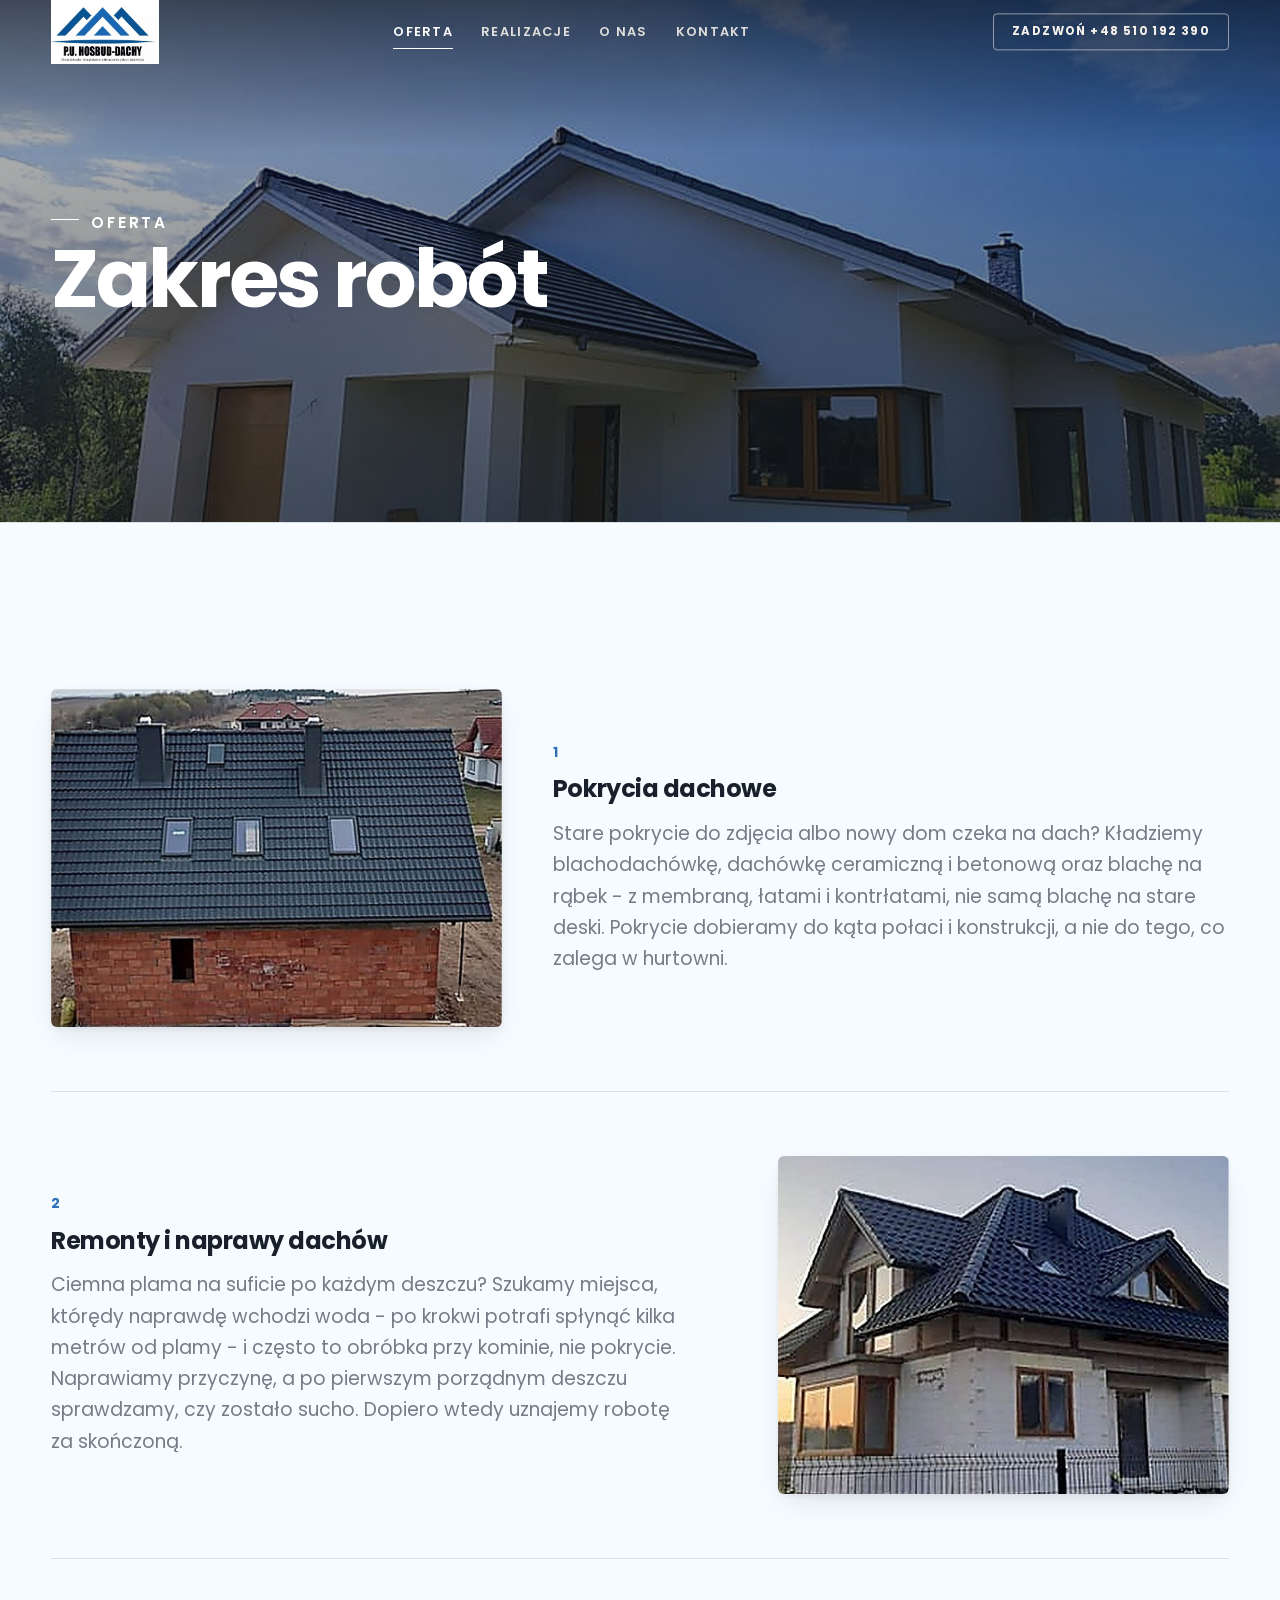
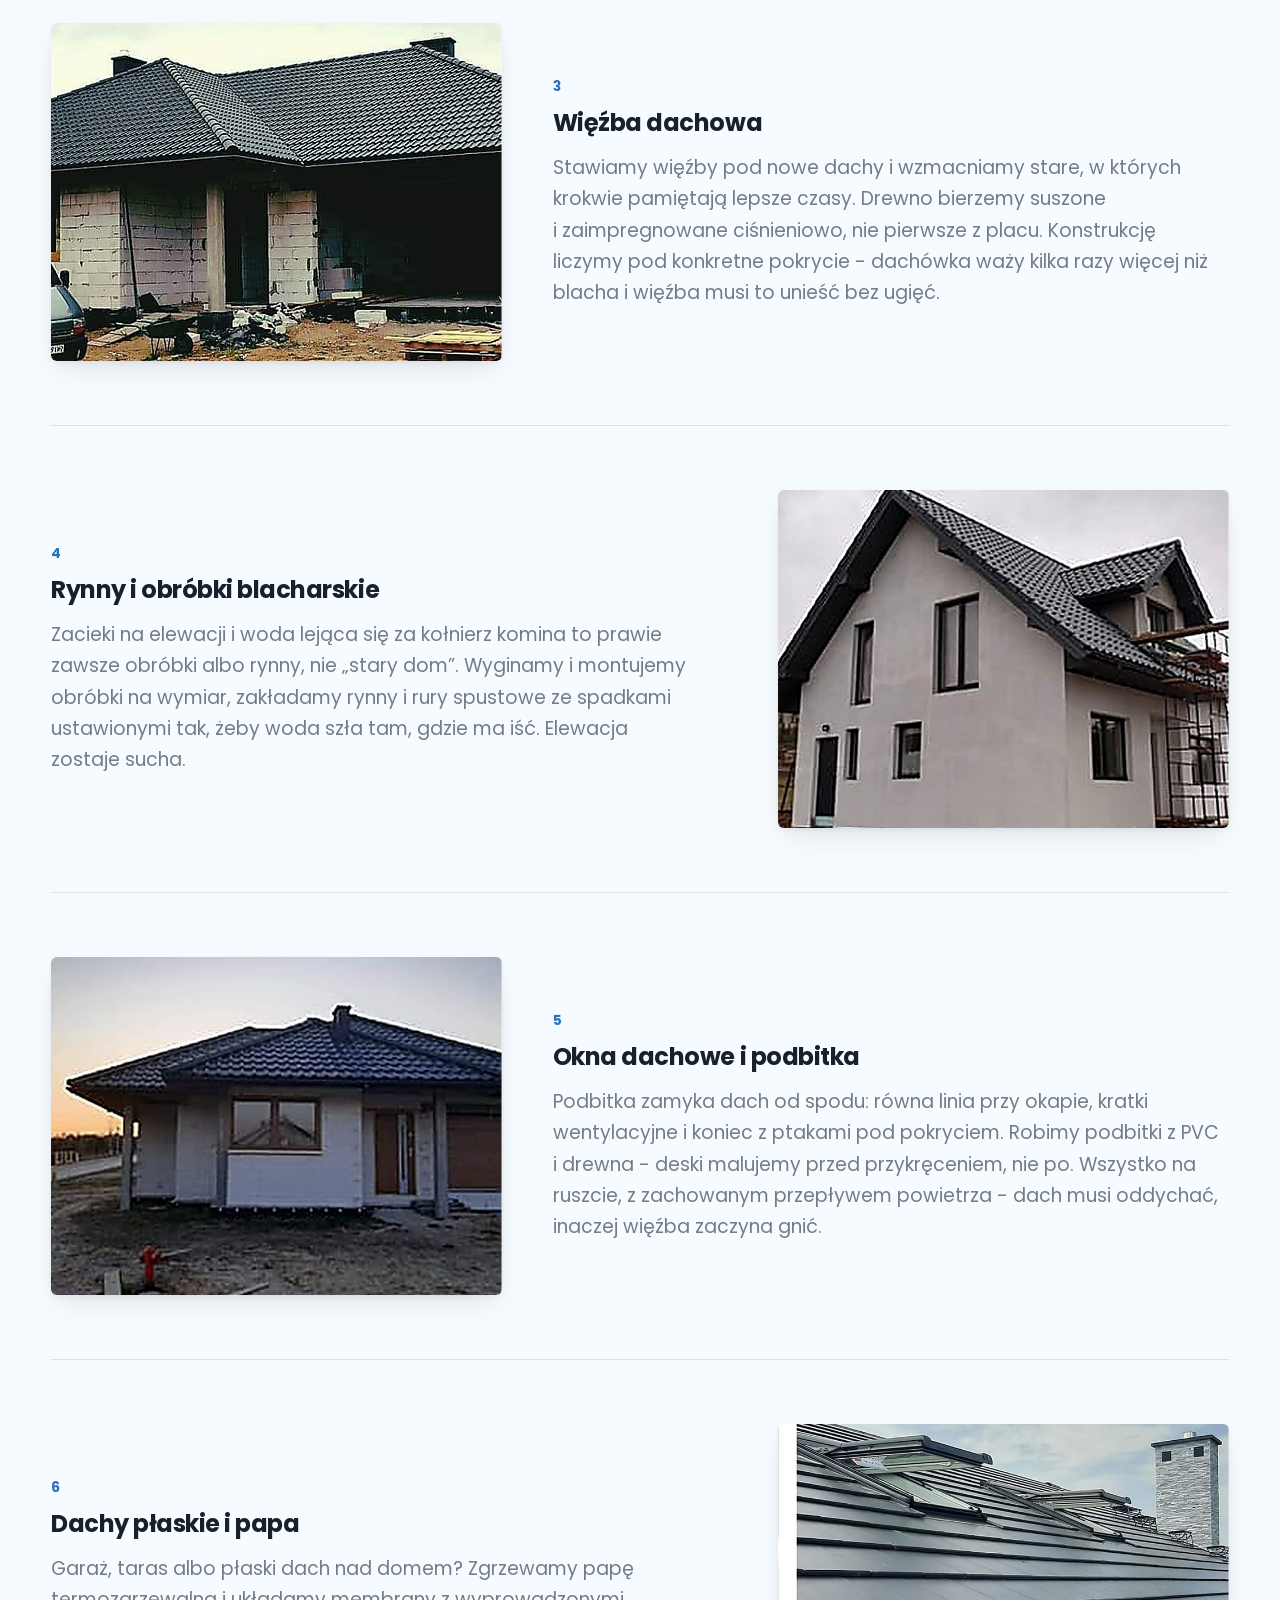
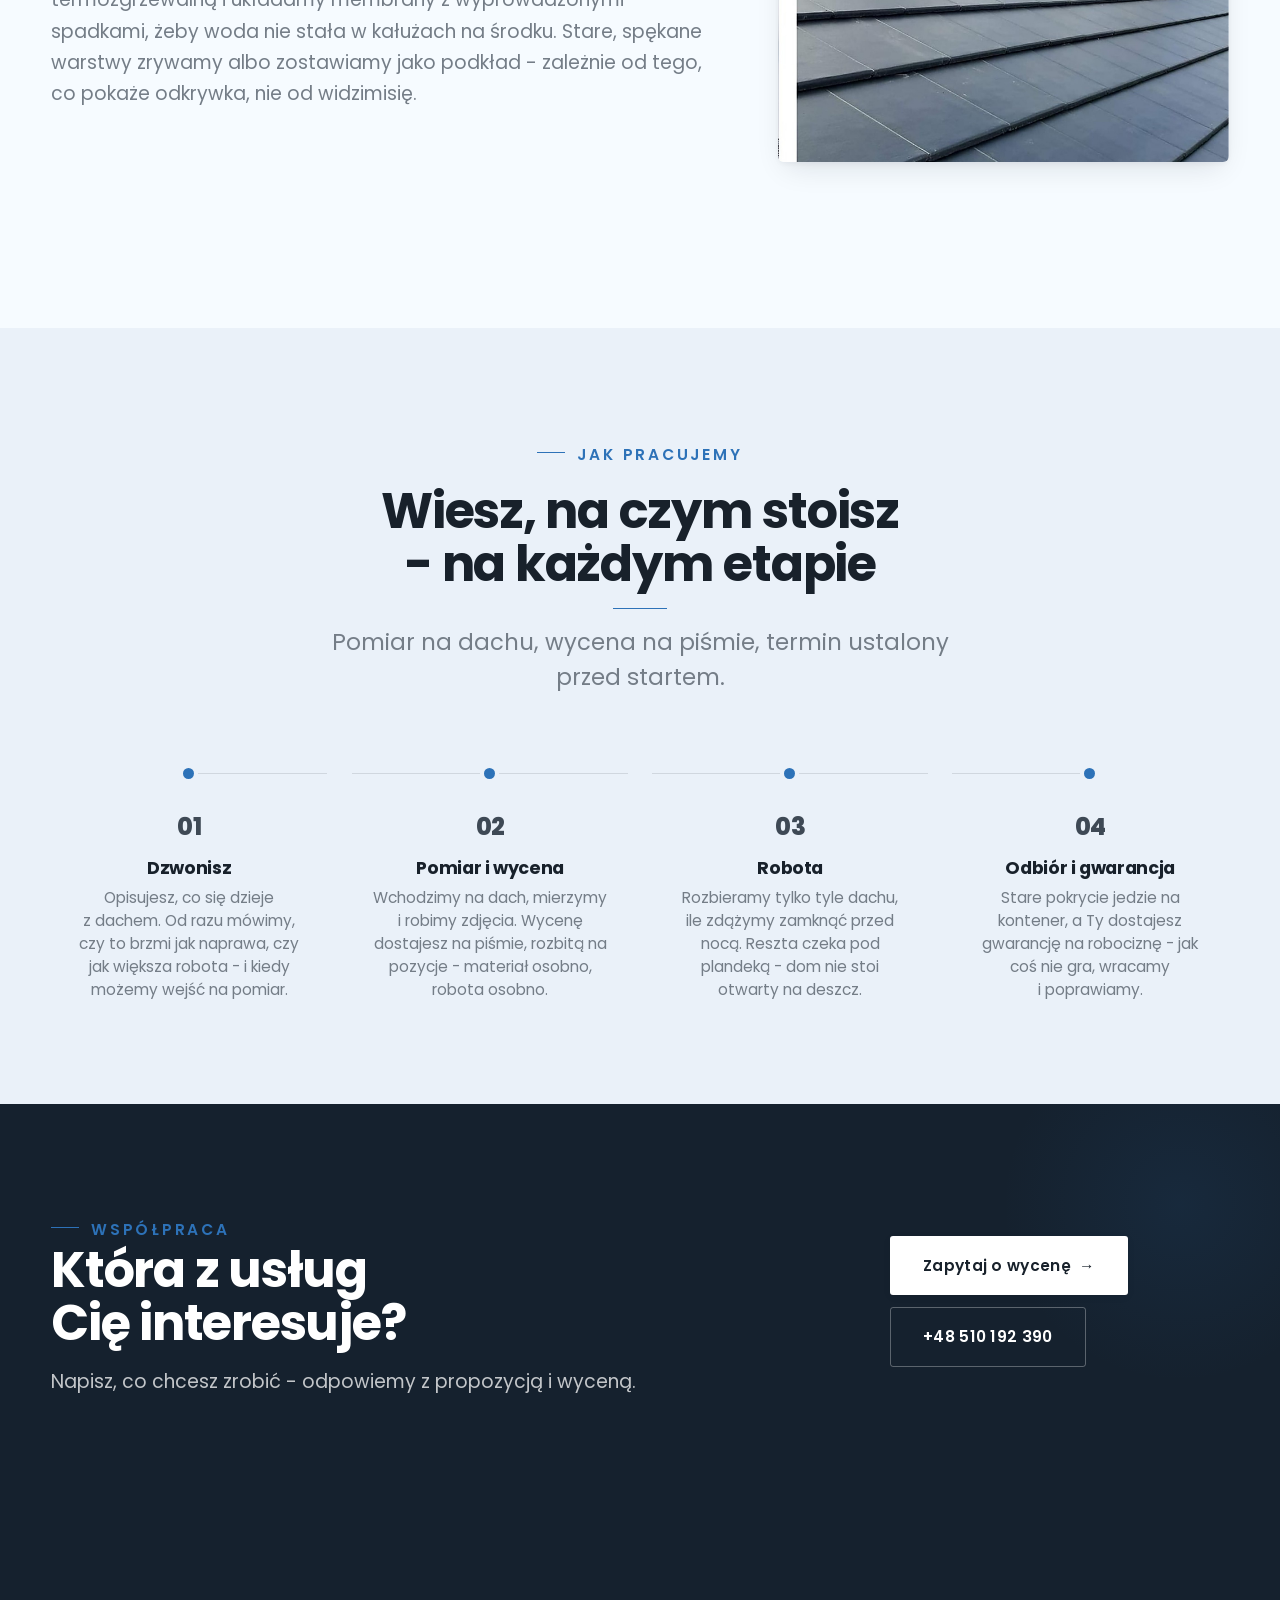
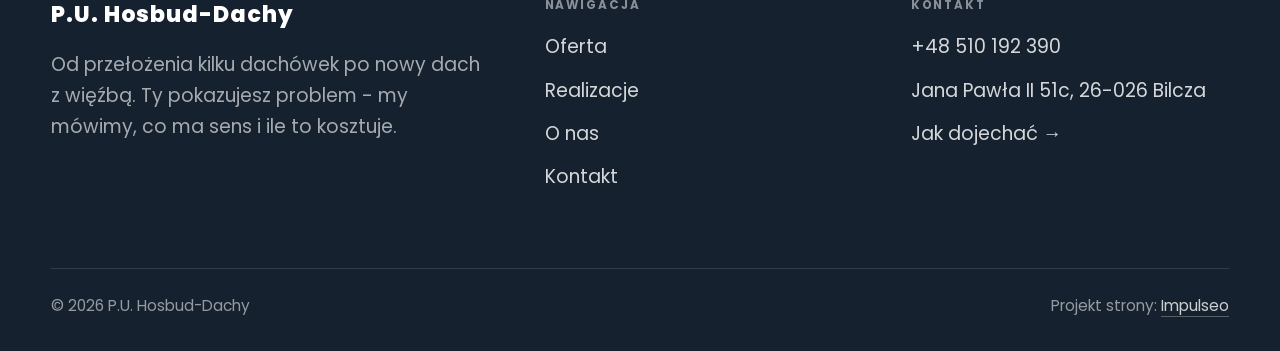
<file: oferta.html>
<!DOCTYPE html>
<html lang="pl">
<head>
<meta name="robots" content="noindex, nofollow">
<meta charset="UTF-8">
<meta name="viewport" content="width=device-width, initial-scale=1.0">
<title>Oferta - P.U. Hosbud-Dachy</title>
<meta name="description" content="Dekarz w Bilczy: nowe pokrycia, remonty dachów, więźba, rynny i obróbki. Bezpłatny pomiar, cena przed robotą. Zadzwoń: +48 510 192 390.">
<link rel="preconnect" href="https://fonts.googleapis.com">
<link rel="preconnect" href="https://fonts.gstatic.com" crossorigin>
<link href="https://fonts.googleapis.com/css2?family=Poppins:wght@400;500;600;700;800&display=swap" rel="stylesheet">
<link rel="stylesheet" href="assets/styles.css?v=2">
</head>
<body>

<header class="nav">
  <div class="wrap nav-inner">
    <a class="brand brand-has-logo" href="index.html"><img class="brand-logo" src="img/logo.png" alt="P.U. Hosbud-Dachy"></a>
    <nav class="nav-links">
      <a href="oferta.html" class="active">Oferta</a>
      <a href="realizacje.html">Realizacje</a>
      <a href="o-nas.html">O nas</a>
      <a href="kontakt.html">Kontakt</a>
      <a href="tel:+48510192390" class="btn btn-accent">Zadzwoń +48 510 192 390</a>
    </nav>
    <button class="nav-toggle" aria-label="Menu"><span></span><span></span><span></span></button>
  </div>
</header>

<section class="pagehead">
  <img src="img/g1.jpg" alt="P.U. Hosbud-Dachy - Zakres robót">
  <div class="wrap">
    <span class="eyebrow">Oferta</span>
    <h1>Zakres robót</h1>
  </div>
</section>
<section>
  <div class="wrap">
    <div class="svc-row reveal">
      <div class="svc-row-art"><img src="img/g10.jpg" alt="Pokrycia dachowe" loading="lazy"></div>
      <div>
        <span class="num">01</span>
        <h3>Pokrycia dachowe</h3>
        <p class="muted">Stare pokrycie do zdjęcia albo nowy dom czeka na dach? Kładziemy blachodachówkę, dachówkę ceramiczną i betonową oraz blachę na rąbek - z membraną, łatami i kontrłatami, nie samą blachę na stare deski. Pokrycie dobieramy do kąta połaci i konstrukcji, a nie do tego, co zalega w hurtowni.</p>
      </div>
    </div>
    <div class="svc-row rev reveal">
      <div class="svc-row-art"><img src="img/g11.jpg" alt="Remonty i naprawy dachów" loading="lazy"></div>
      <div>
        <span class="num">02</span>
        <h3>Remonty i naprawy dachów</h3>
        <p class="muted">Ciemna plama na suficie po każdym deszczu? Szukamy miejsca, którędy naprawdę wchodzi woda - po krokwi potrafi spłynąć kilka metrów od plamy - i często to obróbka przy kominie, nie pokrycie. Naprawiamy przyczynę, a po pierwszym porządnym deszczu sprawdzamy, czy zostało sucho. Dopiero wtedy uznajemy robotę za skończoną.</p>
      </div>
    </div>
    <div class="svc-row reveal">
      <div class="svc-row-art"><img src="img/g12.jpg" alt="Więźba dachowa" loading="lazy"></div>
      <div>
        <span class="num">03</span>
        <h3>Więźba dachowa</h3>
        <p class="muted">Stawiamy więźby pod nowe dachy i wzmacniamy stare, w których krokwie pamiętają lepsze czasy. Drewno bierzemy suszone i zaimpregnowane ciśnieniowo, nie pierwsze z placu. Konstrukcję liczymy pod konkretne pokrycie - dachówka waży kilka razy więcej niż blacha i więźba musi to unieść bez ugięć.</p>
      </div>
    </div>
    <div class="svc-row rev reveal">
      <div class="svc-row-art"><img src="img/g13.jpg" alt="Rynny i obróbki blacharskie" loading="lazy"></div>
      <div>
        <span class="num">04</span>
        <h3>Rynny i obróbki blacharskie</h3>
        <p class="muted">Zacieki na elewacji i woda lejąca się za kołnierz komina to prawie zawsze obróbki albo rynny, nie „stary dom”. Wyginamy i montujemy obróbki na wymiar, zakładamy rynny i rury spustowe ze spadkami ustawionymi tak, żeby woda szła tam, gdzie ma iść. Elewacja zostaje sucha.</p>
      </div>
    </div>
    <div class="svc-row reveal">
      <div class="svc-row-art"><img src="img/g14.jpg" alt="Okna dachowe i podbitka" loading="lazy"></div>
      <div>
        <span class="num">05</span>
        <h3>Okna dachowe i podbitka</h3>
        <p class="muted">Podbitka zamyka dach od spodu: równa linia przy okapie, kratki wentylacyjne i koniec z ptakami pod pokryciem. Robimy podbitki z PVC i drewna - deski malujemy przed przykręceniem, nie po. Wszystko na ruszcie, z zachowanym przepływem powietrza - dach musi oddychać, inaczej więźba zaczyna gnić.</p>
      </div>
    </div>
    <div class="svc-row rev reveal">
      <div class="svc-row-art"><img src="img/about.jpg" alt="Dachy płaskie i papa" loading="lazy"></div>
      <div>
        <span class="num">06</span>
        <h3>Dachy płaskie i papa</h3>
        <p class="muted">Garaż, taras albo płaski dach nad domem? Zgrzewamy papę termozgrzewalną i układamy membrany z wyprowadzonymi spadkami, żeby woda nie stała w kałużach na środku. Stare, spękane warstwy zrywamy albo zostawiamy jako podkład - zależnie od tego, co pokaże odkrywka, nie od widzimisię.</p>
      </div>
    </div>
  </div>
</section>
<section class="proces">
  <div class="wrap">
    <div class="head center reveal">
      <span class="eyebrow">Jak pracujemy</span>
      <h2>Wiesz, na czym stoisz - na każdym etapie</h2>
      <p>Pomiar na dachu, wycena na piśmie, termin ustalony przed startem.</p>
    </div>
    <ol class="proces-line">
      <li class="reveal"><span class="pno">01</span><h3>Dzwonisz</h3><p>Opisujesz, co się dzieje z dachem. Od razu mówimy, czy to brzmi jak naprawa, czy jak większa robota - i kiedy możemy wejść na pomiar.</p></li>
      <li class="reveal"><span class="pno">02</span><h3>Pomiar i wycena</h3><p>Wchodzimy na dach, mierzymy i robimy zdjęcia. Wycenę dostajesz na piśmie, rozbitą na pozycje - materiał osobno, robota osobno.</p></li>
      <li class="reveal"><span class="pno">03</span><h3>Robota</h3><p>Rozbieramy tylko tyle dachu, ile zdążymy zamknąć przed nocą. Reszta czeka pod plandeką - dom nie stoi otwarty na deszcz.</p></li>
      <li class="reveal"><span class="pno">04</span><h3>Odbiór i gwarancja</h3><p>Stare pokrycie jedzie na kontener, a Ty dostajesz gwarancję na robociznę - jak coś nie gra, wracamy i poprawiamy.</p></li>
    </ol>
  </div>
</section>
<section class="cta">
  <div class="wrap">
    <div class="reveal">
      <span class="eyebrow">Współpraca</span>
      <h2>Która z usług Cię interesuje?</h2>
      <p>Napisz, co chcesz zrobić - odpowiemy z propozycją i wyceną.</p>
    </div>
    <div class="cta-actions reveal">
      <a href="kontakt.html" class="btn btn-light">Zapytaj o wycenę <span class="arr">→</span></a>
      <a href="tel:+48510192390" class="btn btn-ghost" style="color:#fff;border-color:rgba(255,255,255,.3)">+48 510 192 390</a>
    </div>
  </div>
</section>

<footer>
  <div class="wrap">
    <div class="foot-grid">
      <div class="foot-brand">
        <div class="name">P.U. Hosbud-Dachy</div>
        <p>Od przełożenia kilku dachówek po nowy dach z więźbą. Ty pokazujesz problem - my mówimy, co ma sens i ile to kosztuje.</p>
      </div>
      <div class="foot-col">
        <h4>Nawigacja</h4>
        <a href="oferta.html">Oferta</a>
        <a href="realizacje.html">Realizacje</a>
        <a href="o-nas.html">O nas</a>
        <a href="kontakt.html">Kontakt</a>
      </div>
      <div class="foot-col">
        <h4>Kontakt</h4>
        <a href="tel:+48510192390">+48 510 192 390</a>
        <p>Jana Pawła II 51c, 26-026 Bilcza</p>
        <a href="https://www.google.com/maps?cid=15109233622421349000" target="_blank" rel="noopener">Jak dojechać →</a>
      </div>
    </div>
    <div class="foot-bot">
      <span>© 2026 P.U. Hosbud-Dachy</span>
      <span>Projekt strony: <a class="foot-credit" href="https://impulseo.pl" target="_blank" rel="noopener">Impulseo</a></span>
    </div>
  </div>
</footer>
<div class="sticky-call"><a class="sc-call" href="tel:+48510192390"><svg class="ico-tel" width="16" height="16" viewBox="0 0 24 24" fill="none" aria-hidden="true"><path d="M6.6 10.8a15.5 15.5 0 0 0 6.6 6.6l2.2-2.2a1 1 0 0 1 1-.24 11.4 11.4 0 0 0 3.6.58 1 1 0 0 1 1 1V20a1 1 0 0 1-1 1A17 17 0 0 1 3 4a1 1 0 0 1 1-1h3.5a1 1 0 0 1 1 1c0 1.25.2 2.46.58 3.6a1 1 0 0 1-.25 1l-2.23 2.2Z" fill="currentColor"/></svg> Zadzwoń</a><a class="sc-quote" href="kontakt.html">Bezpłatna wycena</a></div>

<script src="assets/main.js"></script>
</body>
</html>
</file>
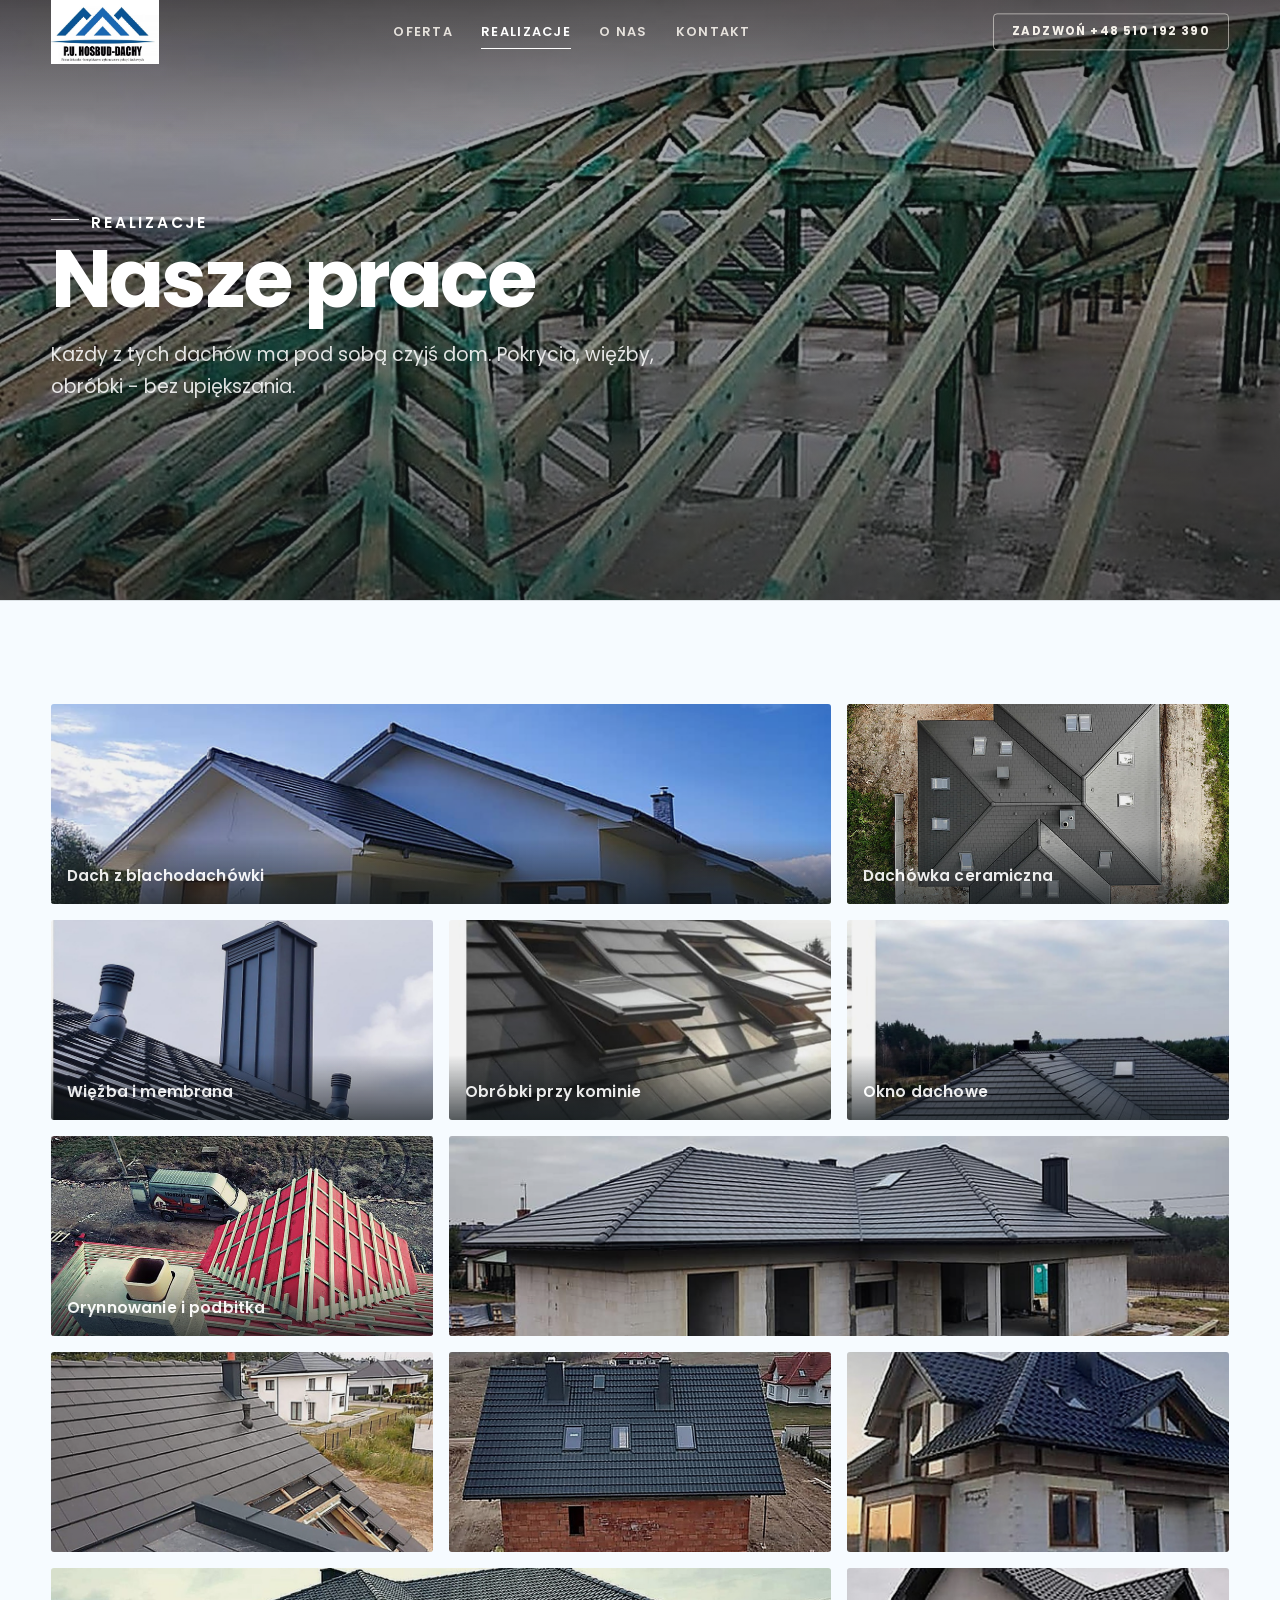
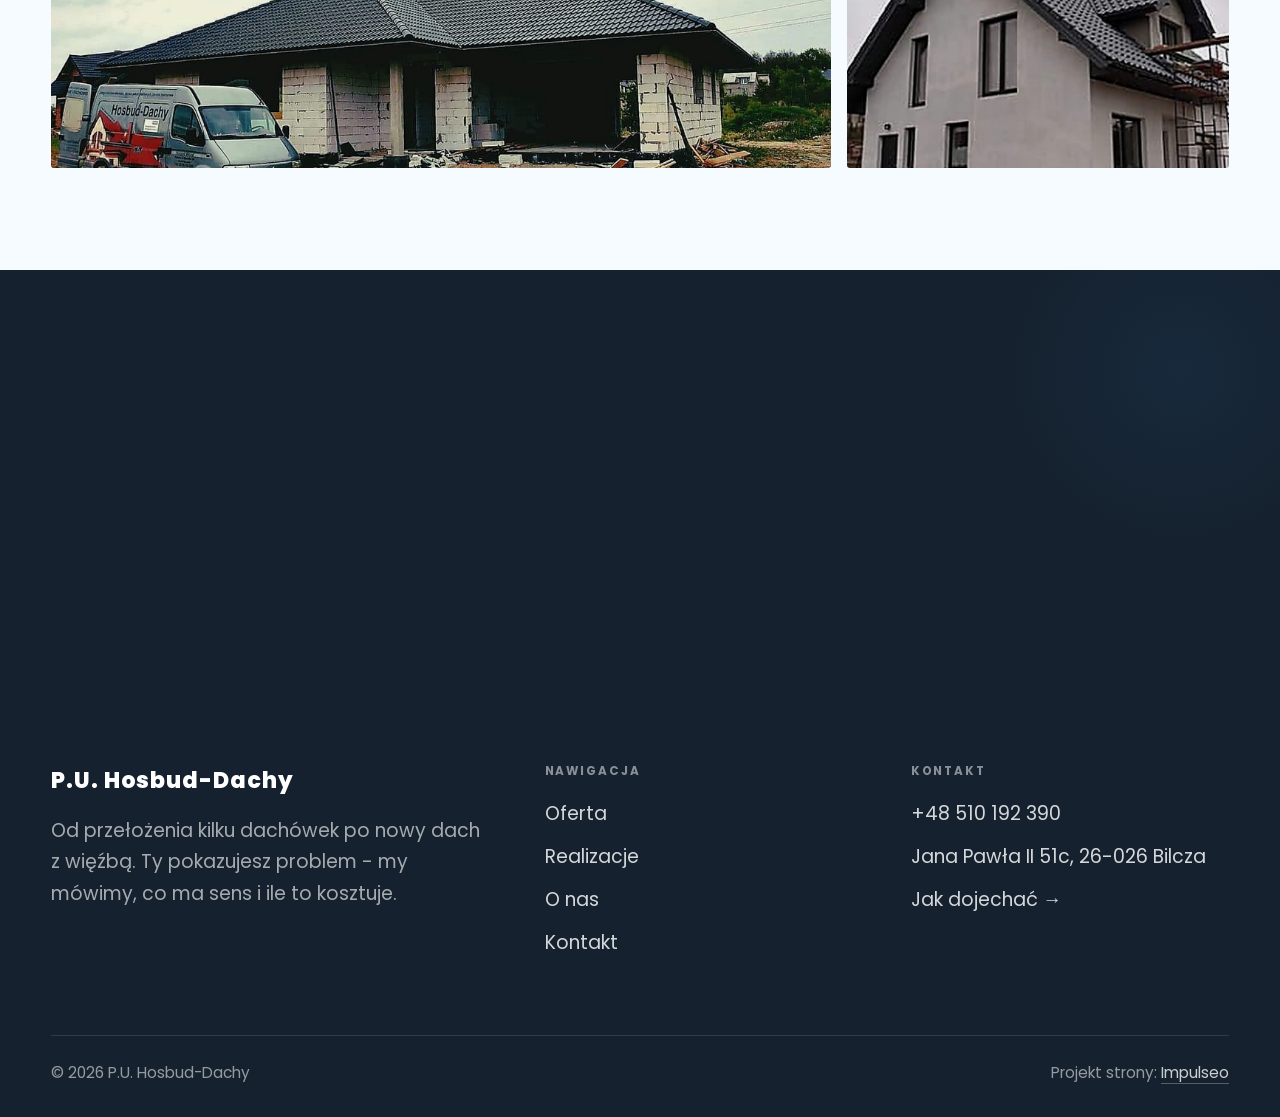
<file: realizacje.html>
<!DOCTYPE html>
<html lang="pl">
<head>
<meta name="robots" content="noindex, nofollow">
<meta charset="UTF-8">
<meta name="viewport" content="width=device-width, initial-scale=1.0">
<title>Realizacje - P.U. Hosbud-Dachy</title>
<meta name="description" content="Realizacje P.U. Hosbud-Dachy: Dach z blachodachówki, Dachówka ceramiczna, Więźba i membrana, Obróbki przy kominie, Okno dachowe">
<link rel="preconnect" href="https://fonts.googleapis.com">
<link rel="preconnect" href="https://fonts.gstatic.com" crossorigin>
<link href="https://fonts.googleapis.com/css2?family=Poppins:wght@400;500;600;700;800&display=swap" rel="stylesheet">
<link rel="stylesheet" href="assets/styles.css?v=2">
</head>
<body>

<header class="nav">
  <div class="wrap nav-inner">
    <a class="brand brand-has-logo" href="index.html"><img class="brand-logo" src="img/logo.png" alt="P.U. Hosbud-Dachy"></a>
    <nav class="nav-links">
      <a href="oferta.html">Oferta</a>
      <a href="realizacje.html" class="active">Realizacje</a>
      <a href="o-nas.html">O nas</a>
      <a href="kontakt.html">Kontakt</a>
      <a href="tel:+48510192390" class="btn btn-accent">Zadzwoń +48 510 192 390</a>
    </nav>
    <button class="nav-toggle" aria-label="Menu"><span></span><span></span><span></span></button>
  </div>
</header>

<section class="pagehead">
  <img src="img/g9.jpg" alt="P.U. Hosbud-Dachy - Nasze prace">
  <div class="wrap">
    <span class="eyebrow">Realizacje</span>
    <h1>Nasze prace</h1>
    <p>Każdy z tych dachów ma pod sobą czyjś dom. Pokrycia, więźby, obróbki - bez upiększania.</p>
  </div>
</section>
<section>
  <div class="wrap">
    <div class="gallery">
      <div class="tile t-two3 reveal"><img src="img/g1.jpg" alt="Dach z blachodachówki" loading="lazy"><div class="cap">Dach z blachodachówki</div></div>
      <div class="tile t-third reveal"><img src="img/g2.jpg" alt="Dachówka ceramiczna" loading="lazy"><div class="cap">Dachówka ceramiczna</div></div>
      <div class="tile t-third reveal"><img src="img/g3.jpg" alt="Więźba i membrana" loading="lazy"><div class="cap">Więźba i membrana</div></div>
      <div class="tile t-third reveal"><img src="img/g4.jpg" alt="Obróbki przy kominie" loading="lazy"><div class="cap">Obróbki przy kominie</div></div>
      <div class="tile t-third reveal"><img src="img/g5.jpg" alt="Okno dachowe" loading="lazy"><div class="cap">Okno dachowe</div></div>
      <div class="tile t-third reveal"><img src="img/g6.jpg" alt="Orynnowanie i podbitka" loading="lazy"><div class="cap">Orynnowanie i podbitka</div></div>
      <div class="tile t-two3 reveal"><img src="img/g7.jpg" alt="P.U. Hosbud-Dachy" loading="lazy"></div>
      <div class="tile t-third reveal"><img src="img/g8.jpg" alt="P.U. Hosbud-Dachy" loading="lazy"></div>
      <div class="tile t-third reveal"><img src="img/g10.jpg" alt="P.U. Hosbud-Dachy" loading="lazy"></div>
      <div class="tile t-third reveal"><img src="img/g11.jpg" alt="P.U. Hosbud-Dachy" loading="lazy"></div>
      <div class="tile t-two3 reveal"><img src="img/g12.jpg" alt="P.U. Hosbud-Dachy" loading="lazy"></div>
      <div class="tile t-third reveal"><img src="img/g13.jpg" alt="P.U. Hosbud-Dachy" loading="lazy"></div>
    </div>
  </div>
</section>
<section class="cta">
  <div class="wrap">
    <div class="reveal">
      <span class="eyebrow">Współpraca</span>
      <h2>Spodobały Ci się nasze prace?</h2>
      <p>Opowiedz, co trzeba zrobić - przygotujemy wycenę dopasowaną do potrzeb.</p>
    </div>
    <div class="cta-actions reveal">
      <a href="kontakt.html" class="btn btn-light">Zapytaj o wycenę <span class="arr">→</span></a>
      <a href="tel:+48510192390" class="btn btn-ghost" style="color:#fff;border-color:rgba(255,255,255,.3)">+48 510 192 390</a>
    </div>
  </div>
</section>

<footer>
  <div class="wrap">
    <div class="foot-grid">
      <div class="foot-brand">
        <div class="name">P.U. Hosbud-Dachy</div>
        <p>Od przełożenia kilku dachówek po nowy dach z więźbą. Ty pokazujesz problem - my mówimy, co ma sens i ile to kosztuje.</p>
      </div>
      <div class="foot-col">
        <h4>Nawigacja</h4>
        <a href="oferta.html">Oferta</a>
        <a href="realizacje.html">Realizacje</a>
        <a href="o-nas.html">O nas</a>
        <a href="kontakt.html">Kontakt</a>
      </div>
      <div class="foot-col">
        <h4>Kontakt</h4>
        <a href="tel:+48510192390">+48 510 192 390</a>
        <p>Jana Pawła II 51c, 26-026 Bilcza</p>
        <a href="https://www.google.com/maps?cid=15109233622421349000" target="_blank" rel="noopener">Jak dojechać →</a>
      </div>
    </div>
    <div class="foot-bot">
      <span>© 2026 P.U. Hosbud-Dachy</span>
      <span>Projekt strony: <a class="foot-credit" href="https://impulseo.pl" target="_blank" rel="noopener">Impulseo</a></span>
    </div>
  </div>
</footer>
<div class="sticky-call"><a class="sc-call" href="tel:+48510192390"><svg class="ico-tel" width="16" height="16" viewBox="0 0 24 24" fill="none" aria-hidden="true"><path d="M6.6 10.8a15.5 15.5 0 0 0 6.6 6.6l2.2-2.2a1 1 0 0 1 1-.24 11.4 11.4 0 0 0 3.6.58 1 1 0 0 1 1 1V20a1 1 0 0 1-1 1A17 17 0 0 1 3 4a1 1 0 0 1 1-1h3.5a1 1 0 0 1 1 1c0 1.25.2 2.46.58 3.6a1 1 0 0 1-.25 1l-2.23 2.2Z" fill="currentColor"/></svg> Zadzwoń</a><a class="sc-quote" href="kontakt.html">Bezpłatna wycena</a></div>

<script src="assets/main.js"></script>
</body>
</html>
</file>
<file: assets/styles.css>
/* ============================================================
   STOLBASZ — premium, architektoniczny B2B fit-out
   Jasna paleta, zero brązu. System wg premium-web-craft.
   Projekt strony: Impulseo (impulseo.pl)
   ============================================================ */

:root{
  /* PALETA — jasna, architektoniczna, chłodna */
  --paper:#F4F6F8;          /* główne tło */
  --paper-2:#E7EBEF;        /* sekcje alternatywne (chłodny jasny szary) */
  --paper-3:#E7EBEF;        /* delikatne wypełnienia */
  --ink:#15212E;            /* tekst główny — chłodny grafit */
  --ink-soft:#243443;       /* nagłówki drugorzędne */
  --muted:#6B7785;          /* tekst poboczny */
  --line:rgba(21,33,46,.12);/* hairline */
  --accent:#E8A317;         /* stonowany petrol-slate — jedyny akcent */
  --accent-d:#C9870C;
  --accent-soft:rgba(232,163,23,.10);
  --dark:#15212E;           /* sekcje ciemne (stopka/CTA) */

  /* HOVER ZDJĘĆ — JEDEN standard dla całego silnika (decyzja K. 04.08.2026, artefakt z wariantami).
     Delikatny zoom 1.02 + rozjaśnienie. Dawne scale(1.05) ODRZUCONE: skakał kadr.
     Spoczynek lekko przygaszony, ale TYLKO tam, gdzie jest mysz (@media hover:hover) —
     na telefonie zdjęcia zostają w pełnej jasności. */
  --img-zoom:1.02;
  --img-rest:brightness(.95) saturate(.99);
  --img-hot:brightness(1.06) saturate(1.05);
  --img-dur:.55s;

  /* ODSTĘPY — skala 4/8 */
  --space-1:4px; --space-2:8px; --space-3:12px; --space-4:16px; --space-5:24px;
  --space-6:32px; --space-7:48px; --space-8:64px; --space-9:96px; --space-10:128px;

  /* TYPOGRAFIA — fluid clamp() (skala podbita 16.07.2026: większe, czytelniejsze litery — uwaga Adama) */
  --text-sm:clamp(.9rem,.87rem + .12vw,1rem);
  --text-base:clamp(1.08rem,1.04rem + .18vw,1.2rem);
  --text-lg:clamp(1.24rem,1.15rem + .34vw,1.44rem);
  --text-h3:clamp(1.34rem,1.22rem + .55vw,1.66rem);
  --text-h2:clamp(2.1rem,1.66rem + 2.1vw,3.1rem);
  --text-h1:clamp(2.9rem,2.1rem + 4vw,5.1rem);

  /* PROMIENIE — architektoniczne, raczej ostre */
  --r-sm:3px; --r-md:6px; --r-lg:10px;

  /* RUCH */
  --ease:cubic-bezier(.25,.46,.45,.94); --dur:.24s;

  /* CIENIE — miękkie, warstwowe */
  --sh-sm:0 1px 2px rgba(16,24,32,.04), 0 2px 8px rgba(16,24,32,.05);
  --sh-md:0 2px 6px rgba(16,24,32,.05), 0 12px 28px -8px rgba(16,24,32,.12);
  --sh-lg:0 6px 14px rgba(16,24,32,.07), 0 26px 56px -18px rgba(16,24,32,.22);

  --hairline:1px solid var(--line);

  --font-display:'Poppins',sans-serif;
  --font-body:'Poppins',sans-serif;
}

*{box-sizing:border-box;margin:0;padding:0}
html{scroll-behavior:smooth}
body{
  font-family:var(--font-body);
  font-size:var(--text-base);
  line-height:1.65;
  color:var(--ink);
  background:var(--paper);
  -webkit-font-smoothing:antialiased;
  text-rendering:optimizeLegibility;
}
img{max-width:100%;display:block}
a{color:inherit;text-decoration:none}

.wrap{width:min(92%,1180px);margin-inline:auto}
section{padding-block:clamp(52px,6.5vw,96px)}

h1,h2,h3{font-family:var(--font-display);font-weight:700;line-height:1.08;letter-spacing:-.02em;color:var(--ink)}
h1{font-size:var(--text-h1);letter-spacing:-.035em}
h2{font-size:var(--text-h2);letter-spacing:-.025em}
h3{font-size:var(--text-h3)}
/* MIARA — długość wiersza. WCAG 2.2 SC 1.4.8: max 80 znaków; Butterick: 45–90.
   68ch daje realnie 72–78 znaków polskiego tekstu, czyli z zapasem pod granicą.
   Wcześniej limit miał TYLKO <p> — <li>, <blockquote> i <dd> nie miały żadnego,
   i to jedyny powód, dla którego 23 bloki na dwóch oddanych stronach jadą po
   83–106 znaków w wierszu (pomiar 07.08.2026, bramka `miara`).
   ⚠️ Listy i definicje ograniczamy TYLKO bez klasy: `ul`/`ol` z klasą to u nas
   układ (siatki kafli, menu), a nie tekst ciągły — tam miarę wyznacza układ. */
:root{ --miara:68ch }
p{max-width:min(100%,var(--miara))}
blockquote,
ul:not([class])>li, ol:not([class])>li,
dl:not([class])>dd{max-width:min(100%,var(--miara))}

/* ⚠️ Świadomie BEZ wyjątku `.tile p,.card p,.svc p{max-width:none}`, choć nasuwa się sam:
   te akapity BYŁY już ograniczone (stare `p{max-width:65ch}`), więc „wyjątek" nie odblokowałby
   niczego nowego — tylko ROZLUŹNIŁ stan sprzed zmiany na wszystkich demach naraz.
   `figcaption` żadna z reguł wyżej nie dotyczy, więc też nie potrzebuje zwolnienia. */

/* ŁAMANIE. `balance` wyrównuje długości wierszy w nagłówku, `pretty` pilnuje ostatniego
   wiersza akapitu, żeby nie został w nim jeden wyraz. Obsługiwane od Chrome 117 /
   Safari 17.5; starsze przeglądarki po prostu ignorują tę własność.
   `text-wrap:pretty` nie występowało dotąd ANI RAZ w silniku ani w repo klientów. */
h1,h2,h3,.lead,.lede{text-wrap:balance}
p,li,blockquote,dd{text-wrap:pretty}

.eyebrow{
  font-family:var(--font-body);
  font-size:var(--text-sm);
  font-weight:600;
  letter-spacing:.18em;
  text-transform:uppercase;
  color:var(--accent);
  display:inline-flex;align-items:center;gap:var(--space-3);
}
/* flex:none + margin-top = kreska trzyma się PIERWSZEJ linii. Wcześniej align-items:center
   centrowało ją względem całego bloku i przy zawinięciu (długi kicker typu
   „…WNĘTRZ · LESZNO · OD 2019") druga linia lądowała z brzydkim wcięciem. */
.eyebrow{align-items:flex-start}
.eyebrow>*,.eyebrow{text-wrap:balance}   /* dlugi kicker lamal sie na sierote typu samo „2019" w drugiej linii */
.eyebrow::before{content:"";width:28px;height:1px;background:var(--accent);display:inline-block;flex:none;margin-top:.62em}

.muted{color:var(--muted)}
.lead{font-size:var(--text-lg);line-height:1.55;color:var(--ink-soft);max-width:50ch}

/* ---------- BUTTONS ---------- */
.btn{
  display:inline-flex;align-items:center;gap:var(--space-2);
  font-weight:600;font-size:var(--text-sm);letter-spacing:.02em;
  padding:var(--space-4) var(--space-6);
  border-radius:var(--r-sm);
  transition:transform var(--dur) var(--ease),box-shadow var(--dur) var(--ease),background var(--dur) var(--ease);
  cursor:pointer;border:1px solid transparent;
}
.btn-accent{background:var(--accent);color:#fff;box-shadow:var(--sh-sm)}
.btn-accent:hover{background:var(--accent-d);transform:translateY(-2px);box-shadow:var(--sh-md)}
.btn-accent:active{transform:translateY(0);box-shadow:var(--sh-sm)}
.btn-ghost{background:transparent;color:var(--ink);border-color:var(--line)}
.btn-ghost:hover{border-color:var(--accent);color:var(--accent);transform:translateY(-2px)}
.btn-light{background:#fff;color:var(--ink);box-shadow:var(--sh-sm)}
.btn-light:hover{transform:translateY(-2px);box-shadow:var(--sh-md)}
.btn .arr{transition:transform var(--dur) var(--ease)}
.btn:hover .arr{transform:translateX(4px)}

/* ---------- NAV ---------- */
.nav{
  position:sticky;top:0;z-index:50;
  background:color-mix(in srgb,var(--paper) 88%,transparent);
  backdrop-filter:saturate(140%) blur(10px);
  border-bottom:var(--hairline);
}
.nav-inner{display:flex;align-items:center;justify-content:space-between;gap:var(--space-5);height:72px}
/* ANTY-NACHODZENIE (K. 05.08.2026): długa nazwa firmy + przycisk z pełnym numerem nie mieściły się w pasku
   i flex ściskał linki PONIŻEJ ich treści - "Kontakt" wchodził na ramkę "Zadzwoń +48 ...". Teraz ustępuje
   nazwa marki (skrót wielokropkiem), a menu i przycisk nigdy się nie kurczą ani nie zachodzą na siebie. */
.brand{display:flex;flex-direction:column;line-height:1;min-width:0;flex:0 1 auto}
.brand .name{font-family:var(--font-display);font-weight:800;font-size:1.35rem;letter-spacing:.04em;white-space:nowrap;overflow:hidden;text-overflow:ellipsis}
.brand .sub{font-size:.62rem;letter-spacing:.34em;text-transform:uppercase;color:var(--muted);margin-top:5px;white-space:nowrap;overflow:hidden;text-overflow:ellipsis}
.nav-links{display:flex;align-items:center;gap:var(--space-6);flex:0 0 auto}
.nav-links a{font-size:var(--text-sm);font-weight:500;color:var(--ink-soft);position:relative;padding-block:4px;white-space:nowrap;transition:color var(--dur) var(--ease)}
.nav-links a::after{content:"";position:absolute;left:0;bottom:0;width:0;height:1.5px;background:var(--accent);transition:width var(--dur) var(--ease)}
.nav-links a:hover,.nav-links a.active{color:var(--ink)}
.nav-links a:hover::after,.nav-links a.active::after{width:100%}
.nav-links .btn{padding:var(--space-2) var(--space-5)}
/* przyciski w nav: właściwy kolor (przebij .nav-links a) + bez podkreślenia */
.nav-links a.btn-accent{color:#fff}
.nav-links a.btn-ghost,.nav-links a.btn-light{color:var(--ink)}
.nav-links a.btn::after{display:none}
.nav-toggle{display:none;background:none;border:none;cursor:pointer;flex-direction:column;gap:5px;padding:8px}
.nav-toggle span{width:24px;height:2px;background:var(--ink);transition:var(--dur)}
/* Ciasny zakres MIĘDZY menu mobilnym a pełnym pulpitem: zbijamy odstępy i nazwę marki,
   żeby wszystko zmieściło się naturalnie, zanim w ogóle dojdzie do skracania wielokropkiem. */
@media(max-width:1280px) and (min-width:921px){
  .nav-links{gap:var(--space-4)}
  .nav-links .btn{padding:var(--space-2) var(--space-4)}
  .brand .name{font-size:1.15rem}
}

/* ---------- HERO (split) ---------- */
.hero{position:relative;overflow:hidden;border-bottom:var(--hairline)}
.hero-grid{display:grid;grid-template-columns:1.05fr .95fr;gap:clamp(24px,4vw,60px);align-items:center;
  padding-block:clamp(36px,4.5vw,64px)}
.hero-copy .eyebrow{margin-bottom:var(--space-5)}
.hero-copy h1{margin-bottom:var(--space-5)}
.hero-copy .lead{margin-bottom:var(--space-7)}
.hero-actions{display:flex;flex-wrap:wrap;gap:var(--space-4)}
.hero-art{position:relative;aspect-ratio:4/3;border-radius:var(--r-lg);overflow:hidden;box-shadow:var(--sh-lg)}
.hero-art img{width:100%;height:100%;object-fit:cover}
.hero-art::after{content:"";position:absolute;inset:0;background:linear-gradient(180deg,transparent 55%,rgba(18,24,28,.28))}
.hero-badge{position:absolute;left:var(--space-5);bottom:var(--space-5);z-index:2;
  background:rgba(252,252,251,.94);backdrop-filter:blur(4px);
  border-radius:var(--r-md);padding:var(--space-4) var(--space-5);box-shadow:var(--sh-md);max-width:78%}
.hero-badge strong{display:block;font-family:var(--font-display);font-size:1rem;letter-spacing:-.01em}
.hero-badge span{font-size:var(--text-sm);color:var(--muted)}

/* ---------- HERO duży / kinowy (strona główna) ---------- */
.hero-cine{position:relative;min-height:clamp(560px,82vh,840px);min-height:clamp(560px,82svh,840px);display:flex;align-items:center;overflow:hidden;border-bottom:var(--hairline)}
.hero-cine>img{position:absolute;inset:0;width:100%;height:100%;object-fit:cover;z-index:0}
.hero-cine::after{content:"";position:absolute;inset:0;z-index:1;
  background:linear-gradient(95deg,rgba(13,18,23,.86) 0%,rgba(13,18,23,.64) 32%,rgba(13,18,23,.24) 62%,rgba(13,18,23,.04) 100%)}
.hero-cine .wrap{position:relative;z-index:2;padding-block:var(--space-8)}
.hero-cine .hero-copy{max-width:660px}
.hero-cine .eyebrow{color:#fff;margin-bottom:var(--space-5)}
.hero-cine .eyebrow::before{background:#fff}
.hero-cine h1{color:#fff;margin-bottom:var(--space-5);font-size:clamp(2.9rem,2rem + 4.4vw,5.2rem);text-wrap:balance}
.hero-cine .lead{color:rgba(255,255,255,.92);max-width:48ch;margin-bottom:var(--space-7)}
.hero-cine .hero-actions{display:flex;flex-wrap:wrap;gap:var(--space-4)}
/* NISKIE OKNO (laptop z dokiem i paskami przeglądarki ma ~700-780 px wysokości widoku):
   H1 do 5.2rem + długi lead nie mieściły się i przyciski wypadały POD krawędź ekranu -
   klient widział stronę bez ani jednego CTA. Skalujemy w dół, zamiast przycinać treść. */
@media(min-width:821px) and (max-height:820px){
  .hero-cine{min-height:clamp(520px,94svh,780px)}
  .hero-cine .wrap{padding-block:var(--space-6)}
  .hero-cine h1{font-size:clamp(2.2rem,1.5rem + 2.6vw,3.6rem);margin-bottom:var(--space-4)}
  .hero-cine .eyebrow{margin-bottom:var(--space-4)}
  .hero-cine .lead{margin-bottom:var(--space-5);max-width:44ch}
}
@media(max-width:680px){
  .hero-cine{min-height:clamp(520px,76vh,640px);min-height:clamp(520px,76svh,640px);align-items:flex-end}
  .hero-cine::after{background:linear-gradient(0deg,rgba(13,18,23,.9) 6%,rgba(13,18,23,.45) 55%,rgba(13,18,23,.25) 100%)}
  .hero-cine .wrap{padding-bottom:var(--space-9)}
  /* TELEFON (~90% oglądających): lead potrafił zająć 8 linii i zepchnąć CTA poza pierwszy ekran.
     Zwężamy interlinię i skalę - treści nie ucinamy, bo to ona sprzedaje. */
  .hero-cine .lead{font-size:.98rem;line-height:1.5;margin-bottom:var(--space-5)}
  .hero-cine .eyebrow{font-size:.72rem;letter-spacing:.13em;margin-bottom:var(--space-4)}
  .hero-cine .eyebrow::before{width:20px}
  .hero-cine h1{margin-bottom:var(--space-4)}
}

/* full-bleed hero variant (podstrony) */
.pagehead{position:relative;min-height:46vh;min-height:46svh;display:flex;align-items:flex-end;overflow:hidden;border-bottom:var(--hairline)}
.pagehead img{position:absolute;inset:0;width:100%;height:100%;object-fit:cover}
.pagehead::after{content:"";position:absolute;inset:0;background:linear-gradient(180deg,rgba(18,24,28,.25),rgba(18,24,28,.62))}
.pagehead .wrap{position:relative;z-index:2;padding-block:var(--space-9);color:#fff}
.pagehead h1{color:#fff;max-width:18ch}
.pagehead .eyebrow{color:#fff}
.pagehead .eyebrow::before{background:#fff}
.pagehead p{color:rgba(255,255,255,.86);margin-top:var(--space-4);max-width:54ch}

/* ---------- STRIP (pasek skrótów / liczby) ---------- */
.strip{background:var(--dark);color:#fff}
/* PASEK HASEŁ — standard 04.08.2026 (decyzja K.): 5 haseł w JEDNYM rzędzie, tekst WYŚRODKOWANY,
   węższe marginesy boczne niż reszta strony (pasek ma iść szerzej), równe wysokości kolumn. */
.strip .wrap{width:min(96%,1440px);display:grid;grid-template-columns:repeat(5,1fr);
  gap:var(--space-5);padding-block:var(--space-7);align-items:stretch}
.strip .item .k{font-family:var(--font-display);font-size:clamp(1.05rem,.82rem + .85vw,1.55rem);
  font-weight:800;letter-spacing:-.02em;color:#fff;line-height:1.18;text-wrap:balance}
.strip .item .v{font-size:var(--text-sm);color:rgba(255,255,255,.66);margin-top:var(--space-2);line-height:1.4}
.strip .item{border-left:2px solid var(--accent);padding-inline:var(--space-4);
  text-align:center;display:flex;flex-direction:column;justify-content:center}
/* liczba kolumn = liczba haseł, żeby ostatnie nie zostawało samo w drugim rzędzie.
   Klasę n-N nadaje multipage.py; domyślnie (bez klasy) pasek jest 5-kolumnowy. */
.strip.n-2 .wrap{grid-template-columns:repeat(2,1fr)}
.strip.n-3 .wrap{grid-template-columns:repeat(3,1fr)}
.strip.n-4 .wrap{grid-template-columns:repeat(4,1fr);gap:var(--space-6)}
.strip.n-4 .item .k{font-size:clamp(1.3rem,1rem + 1.1vw,2rem)}
.strip.n-6 .wrap{grid-template-columns:repeat(6,1fr);gap:var(--space-4)}
.strip.n-6 .item .k{font-size:clamp(.98rem,.8rem + .7vw,1.35rem)}
/* równe łamanie: zamiast "długa linia + jedno słowo" obie linie zbliżonej długości */
.strip .item .k{text-wrap:balance}

/* ---------- SECTION HEAD ---------- */
.head{max-width:48rem;margin-bottom:var(--space-8)}
.head.center{margin-inline:auto;text-align:center}
.head .eyebrow{margin-bottom:var(--space-4)}
.head h2{margin-bottom:var(--space-4)}
.head p{color:var(--muted);font-size:var(--text-lg);line-height:1.55}
.head.center p{margin-inline:auto}

/* ---------- INTRO SPLIT ---------- */
.split{display:grid;grid-template-columns:.92fr 1.08fr;gap:clamp(28px,5vw,80px);align-items:center}
.split.rev{grid-template-columns:1.08fr .92fr}
.split.rev .split-art{order:-1}
.split-art{position:relative;aspect-ratio:5/4;border-radius:var(--r-lg);overflow:hidden;box-shadow:var(--sh-lg)}
.split-art img{width:100%;height:100%;object-fit:cover}
.split-copy h2{margin-bottom:var(--space-5)}
.split-copy p+p{margin-top:var(--space-4)}
.split-copy .btn{margin-top:var(--space-6)}

/* ---------- SERVICES (zakres) ---------- */
.svc-grid{display:grid;grid-template-columns:repeat(auto-fit,minmax(280px,1fr));gap:var(--space-5)}
.svc{background:#fff;border:var(--hairline);border-radius:var(--r-md);padding:var(--space-7) var(--space-6);
  transition:transform var(--dur) var(--ease),box-shadow var(--dur) var(--ease),border-color var(--dur) var(--ease);
  position:relative;overflow:hidden}
.svc::before{content:"";position:absolute;left:0;top:0;width:3px;height:0;background:var(--accent);transition:height var(--dur) var(--ease)}
.svc:hover{transform:translateY(-4px);box-shadow:var(--sh-md);border-color:transparent}
.svc:hover::before{height:100%}
.svc .ic{font-family:var(--font-display);font-size:.8rem;font-weight:700;letter-spacing:.12em;color:var(--accent);margin-bottom:var(--space-4)}
.svc h3{margin-bottom:var(--space-3);font-size:1.22rem}
.svc p{color:var(--muted);font-size:var(--text-base);line-height:1.6}

/* big detailed service rows */
.svc-row{display:grid;grid-template-columns:.8fr 1.2fr;gap:clamp(20px,4vw,60px);align-items:center;padding-block:var(--space-8)}
.svc-row+.svc-row{border-top:var(--hairline)}
.svc-row.rev{grid-template-columns:1.2fr .8fr}
/* Naprzemienny układ wierszy oferty: co drugi wiersz ma zdjęcie po PRAWEJ.
   Było `order:-1` — martwy kod, bo zdjęcie i tak jest pierwszym dzieckiem w HTML,
   więc wszystkie wiersze wyglądały identycznie (zdjęcie zawsze z lewej), a `rev`
   zmieniało tylko szerokość kolumn. Znalezione 29.07.2026 przy różnicowaniu kierunków
   animacji (pomiar pozycji: art.mid 390/502 przy row.mid 756 — zawsze lewa strona). */
.svc-row.rev .svc-row-art{order:2}
.svc-row-art{aspect-ratio:4/3;border-radius:var(--r-md);overflow:hidden;box-shadow:var(--sh-md)}
.svc-row-art img{width:100%;height:100%;object-fit:cover}
.svc-row h3{font-size:1.5rem;margin-bottom:var(--space-4)}
.svc-row .num{font-family:var(--font-display);font-size:.85rem;font-weight:700;letter-spacing:.14em;color:var(--accent);display:block;margin-bottom:var(--space-3)}
.svc-row ul{list-style:none;margin-top:var(--space-4);display:flex;flex-direction:column;gap:var(--space-2)}
.svc-row li{position:relative;padding-left:var(--space-5);color:var(--muted);font-size:var(--text-base)}
.svc-row li::before{content:"";position:absolute;left:0;top:.62em;width:8px;height:1px;background:var(--accent)}

/* ---------- GALLERY (realizacje) ---------- */
.gallery{display:grid;grid-template-columns:repeat(12,1fr);gap:var(--space-4);grid-auto-rows:200px}
/* GALERIA MASONRY — pionowe zdjęcia (portrety beauty/wellness) bez przycinania: kolumny, height auto */
.gallery-masonry{column-count:3;column-gap:var(--space-4)}
@media(max-width:900px){.gallery-masonry{column-count:2}}
@media(max-width:560px){.gallery-masonry{column-count:1}}
.gallery-masonry .m-tile{break-inside:avoid;margin:0 0 var(--space-4);padding:0;position:relative;overflow:hidden;border-radius:var(--r-md);border:1px solid var(--line)}
.gallery-masonry .m-tile img{width:100%;height:auto;display:block}
.gallery-masonry .m-tile .cap{position:absolute;left:0;right:0;bottom:0;padding:var(--space-4);color:#fff;background:linear-gradient(0deg,rgba(0,0,0,.55),transparent);font-size:var(--text-sm)}
.gallery-masonry .m-tile .cap small{display:block;font-weight:400;opacity:.78;letter-spacing:.04em;text-transform:uppercase;font-size:.66rem;margin-top:3px}
.tile{position:relative;overflow:hidden;border-radius:var(--r-md);box-shadow:var(--sh-sm);
  transition:transform var(--dur) var(--ease),box-shadow var(--dur) var(--ease)}
.tile img{width:100%;height:100%;object-fit:cover;
  transition:transform var(--img-dur) var(--ease),filter var(--img-dur) var(--ease)}
.tile:hover{box-shadow:var(--sh-md)}
.tile .cap{position:absolute;left:0;right:0;bottom:0;padding:var(--space-5) var(--space-4) var(--space-4);
  background:linear-gradient(transparent,rgba(18,24,28,.78));color:#fff;
  font-size:var(--text-sm);font-weight:600;letter-spacing:.01em;
  opacity:0;transform:translateY(8px);transition:var(--dur) var(--ease)}
.tile:hover .cap{opacity:1;transform:translateY(0)}
.tile .cap small{display:block;font-weight:400;opacity:.78;letter-spacing:.04em;text-transform:uppercase;font-size:.66rem;margin-top:3px}
/* bento spans */
.t-wide{grid-column:span 6}
.t-tall{grid-column:span 6;grid-row:span 2}
.t-std{grid-column:span 6}
.t-third{grid-column:span 4}
.t-two3{grid-column:span 8}

/* ---------- TRUST / WIARYGODNOŚĆ ---------- */
.trust{background:var(--paper-2)}
.trust-grid{display:grid;grid-template-columns:repeat(auto-fit,minmax(240px,1fr));gap:var(--space-5);margin-top:var(--space-7)}
.trust-card{background:#fff;border-radius:var(--r-md);padding:var(--space-7) var(--space-6);box-shadow:var(--sh-sm);border-top:3px solid var(--accent)}
.trust-card .big{font-family:var(--font-display);font-size:clamp(1.8rem,1.3rem + 1.6vw,2.6rem);font-weight:800;letter-spacing:-.02em;color:var(--ink);line-height:1}
.trust-card h3{font-size:1.12rem;margin:var(--space-3) 0 var(--space-2)}
.trust-card p{color:var(--muted);font-size:var(--text-base);line-height:1.55}

/* ---------- CTA band ---------- */
.cta{background:var(--dark);color:#fff;position:relative;overflow:hidden}
.cta .wrap{display:grid;grid-template-columns:1.4fr .6fr;gap:var(--space-7);align-items:center;position:relative;z-index:2}
.cta h2{color:#fff;max-width:20ch}
.cta p{color:rgba(255,255,255,.74);margin-top:var(--space-4)}
.cta-actions{display:flex;flex-direction:column;gap:var(--space-3);align-items:flex-start}
.cta::before{content:"";position:absolute;right:-80px;top:-80px;width:360px;height:360px;border-radius:50%;
  background:radial-gradient(circle,var(--accent-soft),transparent 70%)}

/* ---------- CONTACT ---------- */
.contact-grid{display:grid;grid-template-columns:.85fr 1.15fr;gap:clamp(28px,4vw,56px);align-items:start}
.info-list{display:flex;flex-direction:column;gap:var(--space-2)}
.info-row{display:flex;gap:var(--space-4);align-items:flex-start;padding-block:var(--space-4);border-bottom:var(--hairline)}
.info-row .ic{flex:none;width:42px;height:42px;display:grid;place-items:center;border-radius:50%;
  background:var(--accent-soft);color:var(--accent);font-size:1.05rem}
.info-row .lbl{font-size:.72rem;letter-spacing:.14em;text-transform:uppercase;color:var(--muted)}
.info-row .val{font-weight:600;font-size:var(--text-base);margin-top:2px}
.info-row a.val:hover{color:var(--accent)}
.map{border:none;border-radius:var(--r-lg);box-shadow:var(--sh-md);width:100%;height:100%;min-height:380px;filter:grayscale(.2) contrast(1.02)}
.form{background:#fff;border:var(--hairline);border-radius:var(--r-lg);padding:clamp(24px,3vw,40px);box-shadow:var(--sh-sm)}
.form .fld{margin-bottom:var(--space-5)}
.form label{display:block;font-size:var(--text-sm);font-weight:600;margin-bottom:var(--space-2)}
.form input,.form textarea{width:100%;font-family:inherit;font-size:var(--text-base);color:var(--ink);
  padding:var(--space-4);border:var(--hairline);border-radius:var(--r-sm);background:var(--paper);transition:border-color var(--dur)}
.form input:focus,.form textarea:focus{outline:none;border-color:var(--accent);background:#fff}
.form textarea{resize:vertical;min-height:120px}
.form .note{font-size:var(--text-sm);color:var(--muted);margin-top:var(--space-3)}

/* ---------- FOOTER ---------- */
footer{background:var(--dark);color:#fff;padding-block:var(--space-9) var(--space-6)}
.foot-grid{display:grid;grid-template-columns:1.4fr 1fr 1fr;gap:var(--space-7);margin-bottom:var(--space-8)}
.foot-brand .name{font-family:var(--font-display);font-weight:800;font-size:1.4rem;letter-spacing:.04em}
.foot-brand p{color:rgba(255,255,255,.62);margin-top:var(--space-4);font-size:var(--text-base);max-width:38ch}
.foot-col h4{font-size:.74rem;letter-spacing:.16em;text-transform:uppercase;color:rgba(255,255,255,.5);margin-bottom:var(--space-4)}
.foot-col a,.foot-col p{display:block;color:rgba(255,255,255,.82);font-size:var(--text-base);margin-bottom:var(--space-3)}
.foot-col a:hover{color:#fff}
.foot-bot{border-top:1px solid rgba(255,255,255,.12);padding-top:var(--space-5);display:flex;justify-content:space-between;flex-wrap:wrap;gap:var(--space-3);
  font-size:var(--text-sm);color:rgba(255,255,255,.55)}
.foot-bot a:hover{color:#fff}
/* Podpis w stopce = klikalny link do impulseo.pl (31.07.2026). Ma być WIDOCZNIE klikalny,
   ale nie krzyczeć - stąd sam kolor jaśniejszy + delikatne podkreślenie na najeździe. */
.foot-bot a.foot-credit{color:rgba(255,255,255,.78);text-decoration:none;border-bottom:1px solid rgba(255,255,255,.28)}
.foot-bot a.foot-credit:hover{color:#fff;border-bottom-color:#fff}

/* ---------- REVEAL ---------- */
.reveal{opacity:0;transform:translateY(22px);transition:opacity .6s var(--ease),transform .6s var(--ease)}
.reveal.in{opacity:1;transform:none}

/* ---------- RESPONSIVE ---------- */
@media(max-width:920px){
  .hero-grid,.split,.split.rev,.svc-row,.svc-row.rev,.cta .wrap,.contact-grid,.foot-grid{grid-template-columns:1fr}
  .split.rev .split-art,.svc-row.rev .svc-row-art{order:0}
  .hero-art{aspect-ratio:16/10;max-height:420px}
  .strip .wrap,.strip.n-2 .wrap,.strip.n-3 .wrap,.strip.n-4 .wrap,.strip.n-6 .wrap{grid-template-columns:repeat(2,1fr);gap:var(--space-6)}
  .strip .item .k,.strip.n-6 .item .k{font-size:clamp(1.3rem,1.1rem + 1vw,2rem)}
  .gallery{grid-auto-rows:180px}
  .t-wide,.t-tall,.t-std,.t-third,.t-two3{grid-column:span 6}
  .t-tall{grid-row:span 1}
  .cta-actions{flex-direction:row;flex-wrap:wrap}
  .foot-grid{gap:var(--space-6)}
}
@media(max-width:680px){
  .nav-links{position:fixed;inset:72px 0 auto 0;background:var(--paper);flex-direction:column;align-items:stretch;
    gap:0;padding:var(--space-4) 6%;border-bottom:var(--hairline);box-shadow:var(--sh-md);
    transform:translateY(-120%);transition:transform var(--dur) var(--ease)}
  .nav-links.open{transform:translateY(0)}
  .nav-links a{padding-block:var(--space-4);border-bottom:var(--hairline)}
  .nav-links .btn{margin-top:var(--space-3);justify-content:center}
  .nav-toggle{display:flex}
  .strip .wrap,.strip.n-2 .wrap,.strip.n-3 .wrap,.strip.n-4 .wrap,.strip.n-6 .wrap{grid-template-columns:1fr}
  .gallery{grid-template-columns:repeat(6,1fr)}
  .foot-grid{grid-template-columns:1fr}
}
@media(prefers-reduced-motion:reduce){
  *{animation-duration:.01ms!important;transition:none!important}
  .reveal{opacity:1!important;transform:none!important}
  html{scroll-behavior:auto}
}

/* ============================================================
   PREMIUM LAYER — destylat deep-researchu branż (anty-AI, spokój).
   Zmienne STOLBASZ (--accent/--ink/--paper/--line/--dark). Ruch ledwo
   zauważalny, krzywa cubic-bezier(.16,.84,.44,1); prefers-reduced-motion
   pokryte blanketem wyżej. Karty hairline zamiast cieni = #1 sygnał „nie-AI".
   ============================================================ */

/* więcej oddechu między sekcjami (liderzy: 110-130px) */
section{padding-block:clamp(64px,8vw,128px)}

/* 1) Aksamitny reveal — dłuższa, miękka krzywa zamiast „skoku" */
.reveal{transition:opacity .9s cubic-bezier(.16,.84,.44,1),transform .9s cubic-bezier(.16,.84,.44,1);will-change:opacity,transform}
/* stagger TYLKO w galerii (tam pozycja = porządek dzieci) */
.gallery .reveal:nth-child(2){transition-delay:.07s}
.gallery .reveal:nth-child(3){transition-delay:.14s}
.gallery .reveal:nth-child(4){transition-delay:.21s}
.gallery .reveal:nth-child(5){transition-delay:.28s}
.gallery .reveal:nth-child(6){transition-delay:.35s}

/* 2) Hero STATYCZNY na .hero-cine — Ken Burns CAŁKIEM WYŁĄCZONY 26.06 (3. zgłoszenie Szymona).
   GENEZA: animowanie scale na <img> hero z teksturami (cegły/framugi) re-samplinguje obraz
   klatka po klatce → na części ekranów drobne drganie/shimmer = „heroshot się trzęsie".
   translateY usunięto wcześniej, scale-only + will-change/GPU NIE wystarczyły do GWARANCJI gładkości.
   Krzysztof zażądał pewności („make sure, że błąd się nie pojawi") > efekt. Zero animacji = 0% drgania.
   Delikatny zoom zostaje TYLKO w pełnoekranowych hero gastro/studio (hg-bg/hs-bg — tło, inny
   mechanizm, chwalone, nigdy nie zgłaszane). NIE wracać do KB na .hero-cine bez realnego testu
   na sprzęcie klienta — to ryzyko regresji „trzęsienia”. */
/* BEZPIECZNY "wow" na hero = jednorazowy FADE-IN (opacity), nie zoom.
   opacity nie dotyka bitmapy → gładkie na KAŻDYM zdjęciu/ekranie/GPU, zero ryzyka migotania.
   Geometryczny ruch (scale/translate) na .hero-cine jest ZAKAZANY (bramka pilnuje). */
@keyframes heroFade{from{opacity:0}to{opacity:1}}
.hero-cine>img{transform:none;animation:heroFade 1.1s ease-out both}

/* 3) Akcentowy hairline pod nagłówkiem sekcji, który „rysuje się" przy wejściu */
.head h2{position:relative;padding-bottom:18px}
.head h2::after{content:"";position:absolute;left:0;bottom:0;height:1px;width:0;background:var(--accent);transition:width 1s cubic-bezier(.16,.84,.44,1) .15s}
.head.center h2::after{left:50%;transform:translateX(-50%)}
.head.reveal.in h2::after,.head.center.reveal.in h2::after{width:54px}

/* 4) Karty HAIRLINE zamiast cieni/zaokrągleń (najmocniejszy anty-AI detal) */
.svc{background:transparent;border:1px solid var(--line);border-radius:var(--r-sm);box-shadow:none}
.svc:hover{box-shadow:none;border-color:var(--accent);transform:translateY(-3px)}
.trust-card{background:transparent;box-shadow:none;border:1px solid var(--line);border-top:2px solid var(--accent);border-radius:var(--r-sm)}
.tile{box-shadow:none;border-radius:var(--r-sm)}
.tile:hover{box-shadow:none}

/* 5) Sticky-nav kondensuje się po przewinięciu (sygnał dopracowania) */
.nav{transition:box-shadow .4s ease,background .4s ease}
.nav.is-stuck{box-shadow:0 1px 0 var(--line),0 14px 30px -24px rgba(0,0,0,.45)}
.nav-inner{transition:height .35s var(--ease)}
.nav.is-stuck .nav-inner{height:60px}

/* 6) MANIFESTO — pełnoekranowy cytat-bohater (zastępuje generyczne „Dlaczego my") */
.manifesto{background:var(--paper-2);text-align:center}
.manifesto .wrap{max-width:60rem}
.manifesto p{font-family:var(--font-display);font-style:italic;font-size:clamp(1.6rem,1rem + 2.4vw,2.8rem);line-height:1.32;color:var(--ink-soft);margin-inline:auto;max-width:26ch;position:relative;padding-top:var(--space-8)}
.manifesto p::before{content:"";position:absolute;top:0;left:50%;transform:translateX(-50%);width:54px;height:1px;background:var(--accent)}
.manifesto p span{color:var(--accent);font-style:italic}

/* 7) GATEWAYS — 3 duże bramy-zdjęcia (zamiast paska menu usług) */
.gateways{display:grid;grid-template-columns:repeat(3,1fr);gap:var(--space-4)}
.gateway{position:relative;aspect-ratio:3/4;overflow:hidden;border-radius:var(--r-sm);display:block}
.gateway img{width:100%;height:100%;object-fit:cover;
  transition:transform var(--img-dur) var(--ease),filter var(--img-dur) var(--ease)}
.gateway::after{content:"";position:absolute;inset:0;background:linear-gradient(180deg,transparent 38%,rgba(18,24,28,.74))}
/* ===== HOVER ZDJĘĆ — jedno miejsce dla WSZYSTKICH kafli ze zdjęciem (K. 04.08.2026) ===== */
@media(hover:hover){
  .tile img,.gateway img,.m-tile img{filter:var(--img-rest)}
  .tile:hover img,
  .gateway:hover img,
  .m-tile:hover img{transform:scale(var(--img-zoom));filter:var(--img-hot)}
}
.m-tile img{transition:transform var(--img-dur) var(--ease),filter var(--img-dur) var(--ease)}
.gateway .g-ttl{position:absolute;left:0;right:0;bottom:0;z-index:2;padding:var(--space-6) var(--space-5);color:#fff;font-family:var(--font-display);font-size:1.45rem;letter-spacing:-.01em;line-height:1.15}
.gateway .g-ttl small{display:block;font-family:var(--font-body);font-size:var(--text-sm);font-weight:400;opacity:.82;letter-spacing:.03em;margin-top:5px}
@media(max-width:760px){.gateways{grid-template-columns:1fr}.gateway{aspect-ratio:16/10}}

/* 8) LOGO klienta w nagłówku (gdy podane --logo) */
/* 52px domyślnie (feedback Bartka 06.07.2026: 40px ginęło, uwaga padła 3x; ~56px sprawdzone na żywym demie anna-borowiec-makeup) */
.brand-logo{height:64px;width:auto;max-width:300px;object-fit:contain;display:block}
.nav.is-stuck .brand-logo{height:52px}
@media(max-width:680px){.brand-logo{height:46px;max-width:210px}}


/* === RWD: nagłówki na wąskich ekranach (dodane 17.07.2026 razem z fixem clamp) ===
   Po przywróceniu działania clamp() dolna granica --text-h1 (2.9rem) rozpychała
   dokument przy długich polskich słowach na telefonach. Tu ją zjeżdżamy. */
@media (max-width:560px){
  :root{
    --text-h1:clamp(1.9rem, 1.15rem + 4.4vw, 2.7rem);
    --text-h2:clamp(1.5rem, 1rem + 3vw, 2.1rem);
  }
  .hero-cine h1{font-size:clamp(1.9rem, 1.15rem + 4.4vw, 2.7rem)}
  h1,h2{overflow-wrap:break-word}
}

/* GODZINY (godziny_grid z briefu) — dzień po lewej, godziny po prawej. Wcześniej BRAK stylu
   powodował sklejenie "Poniedziałek-Piątek8:00-20:00" (dodane 2026-07-21). Neutralne dla dem bez grafiku. */
.godz{display:flex;flex-direction:column;gap:2px;max-width:440px;margin-top:8px}
.godz-row{display:flex;justify-content:space-between;align-items:baseline;gap:24px;padding:10px 0;border-bottom:1px solid var(--line)}
.godz-row:last-child{border-bottom:0}
.godz-row b{font-weight:600;color:var(--ink)}
.godz-row span{color:var(--muted);white-space:nowrap}

/* === rodzina: fachowcy === */
/* ============================================================
   RODZINA: FACHOWCY (hydraulik/elektryk/remont/brukarstwo/ogrodzenia)
   Doklejane NA WIERZCH base.css. Dziedziczy paletę/fonty skórki (trade/elektryk).
   Filozofia: telefon-bohater + zaufanie + „bezpłatna wycena". Spokój, nie krzyk.
   (count-up i podwójny iframe mapy świadomie pominięte - krytyka blueprintu.)
   ============================================================ */

/* --- PROCES - oś „jak pracujemy" (podpis rodziny, czego nie ma w meblach) --- */
.proces{background:var(--paper-2)}
.proces-line{list-style:none;display:grid;grid-template-columns:repeat(4,1fr);gap:var(--space-5);position:relative;margin:0;padding:0}
.proces-line li{position:relative;padding-top:var(--space-7)}
.proces-line li::before{content:"";position:absolute;top:14px;left:0;right:0;height:1px;background:var(--line)}
.proces-line li:last-child::before{right:50%}
.proces-line li:first-child::before{left:50%}
.proces-line li::after{content:"";position:absolute;top:9px;left:calc(50% - 6px);width:11px;height:11px;border-radius:50%;background:var(--accent);box-shadow:0 0 0 4px var(--paper-2)}
.proces-line .pno{font-family:var(--font-display);font-weight:800;font-size:1.5rem;color:var(--accent);letter-spacing:-.02em;display:block;margin-bottom:var(--space-3);text-align:center}
.proces-line h3{font-size:1.1rem;margin-bottom:var(--space-2);text-align:center}
.proces-line p{color:var(--muted);font-size:var(--text-sm);line-height:1.5;text-align:center;max-width:26ch;margin-inline:auto}
@media(max-width:820px){
  .proces-line{grid-template-columns:1fr;gap:0}
  .proces-line li{padding:var(--space-5) 0 var(--space-5) var(--space-7)}
  .proces-line li::before{left:5px;right:auto;top:0;bottom:0;width:1px;height:auto}
  .proces-line li:first-child::before,.proces-line li:last-child::before{left:5px;right:auto}
  .proces-line li::after{top:var(--space-6);left:0}
  .proces-line .pno,.proces-line h3,.proces-line p{text-align:left;margin-inline:0}
}

/* --- OBSZAR DZIAŁANIA - lokalność (chipy z REALNEGO miasta, bez drugiego iframe) --- */
.obszar .head{text-align:center;margin-inline:auto}
.obszar .head .eyebrow{justify-content:center}
.obszar-list{list-style:none;display:flex;flex-wrap:wrap;justify-content:center;gap:var(--space-3);margin:0;padding:0;max-width:60rem;margin-inline:auto}
.obszar-list li{border:1px solid var(--line);border-radius:999px;padding:var(--space-2) var(--space-5);
  font-size:var(--text-sm);font-weight:600;color:var(--ink-soft);transition:border-color .24s var(--ease),color .24s var(--ease)}
.obszar-list li:hover{border-color:var(--accent);color:var(--accent)}
.obszar-list li.is-home{background:var(--accent);border-color:var(--accent);color:#fff}

/* --- STICKY-CALL - dolny pasek mobile (najważniejszy konwerter tej rodziny) --- */
.sticky-call{display:none}
@media(max-width:820px){
  .sticky-call{display:grid;grid-template-columns:1fr 1fr;gap:1px;position:fixed;left:0;right:0;bottom:0;z-index:90;
    background:var(--line);box-shadow:0 -6px 20px -10px rgba(0,0,0,.4)}
  .sticky-call a{padding:15px 8px;text-align:center;font-weight:700;font-size:.95rem;letter-spacing:.01em}
  .sc-call{background:var(--accent);color:#fff}
  .sc-quote{background:var(--paper);color:var(--ink)}
  body{padding-bottom:56px}
}

/* --- Blok „Awaria? Dzwoń” (opcjonalny, hydraulik/elektryk) --- */
.awaria{background:var(--dark);color:#fff}
.awaria .wrap{display:flex;flex-wrap:wrap;align-items:center;justify-content:space-between;gap:var(--space-5);padding-block:var(--space-7)}
.awaria h3{color:#fff;font-size:clamp(1.3rem,1rem + 1.2vw,1.8rem)}
.awaria p{color:rgba(255,255,255,.72);margin-top:var(--space-2)}
.awaria .btn-accent{white-space:nowrap}

/* === CERTYFIKATY / CZYM PRACUJEMY (gated: renderuje sie tylko gdy brief poda certy/marki/gwarancja) - mocny lever dla dekarzy === */
.auto-marki .marki-list{display:flex;flex-wrap:wrap;justify-content:center;gap:clamp(.8rem,2.5vw,1.6rem);list-style:none;margin:var(--space-7) 0 0;padding:0}
.auto-marki .marki-list li{font-family:var(--font-display);text-transform:uppercase;letter-spacing:.12em;font-weight:600;
  font-size:clamp(.82rem,1.5vw,1rem);color:var(--ink-soft);padding:.5rem 1rem;border:1px solid var(--line);border-radius:var(--r-sm)}
.marki-gwar{text-align:center;color:var(--muted);font-size:var(--text-sm);margin-top:var(--space-6)}

/* ============================================================
   FAZA 3 - OSOBNY UKŁAD FACHOWCY (research wf_e4ed63db + krytyka z policzonym WCAG). Doklejane na wierzch.
   Tożsamość: ZAUFANIE + DUŻY TELEFON + DOWÓD. Dwublok hero (zdjęcie | lity panel), bezpośrednio, solidnie.
   ============================================================ */

/* --- P0 KONTRAST: bursztyn jako TEKST na jasnym = 2.0 FAIL (policzone). Naprawy (bursztyn->ciemny tekst / ink). --- */
.btn-accent{color:#14171c}                                  /* bursztyn + ciemny tekst = 8.28 PASS */
.sticky-call .sc-call{color:#14171c}                        /* sticky bursztyn + ciemny tekst */
.obszar-list li.is-home{background:var(--ink);border-color:var(--ink);color:#fff}  /* było bursztyn+biel 2.17 -> ink+biel 16.29 */
.proces-line .pno{color:var(--ink-soft)}                    /* numery procesu: było bursztyn 2.0 -> ink-soft (czytelne); kropka osi zostaje bursztyn (grafika) */

/* --- Ikona telefonu (uzywana w hero hf-phone-num; nav styluje silnik NAV NOBU) --- */
.ico-tel{vertical-align:-2px;margin-right:.3em}

/* === HERO FACHOWCY — WARIANT A „PEŁNY EKRAN" (wybór K. 27.07.2026; zastąpił dwublok 46%/54%).
   Powód zmiany: stary dwublok nie dobijał do końca ekranu (zostawał pusty pas nad promise-bar),
   zdjęcie było ucięte w wąski pasek, a dowód (ocena/gwarancja) siedział dopiero niżej w trust-bar.
   Teraz: zdjęcie na pełny ekran + gradient od lewej (tekst czytelny NIE przez wycięty panel,
   tylko przez policzony overlay), gigant-telefon, dowód w pierwszym ekranie.
   Zdjęcie zostaje PIERWSZYM dzieckiem sekcji (blur-guard + mobilny fallback). STATYCZNE, bez Ken Burns.
   Poprzednia wersja: fachowcy.css.bak-20260727-201952-przed-heroA === */
.hero-fach{position:relative;isolation:isolate;display:flex;align-items:center;
  min-height:clamp(560px,92vh,900px);min-height:clamp(560px,92svh,900px)}
.hf-photo{position:absolute;inset:0;width:100%;height:100%;object-fit:cover;display:block;
  background:var(--dark);z-index:-2}                          /* EAGER, bez animacji (zero janku) */
/* Gradient trzyma ciemno DO ~62% szerokości, bo dotąd sięga najdłuższa linia tekstu (.hf-inner 46rem).
   Wcześniejsza wersja jaśniała już od 34% i końcówki linii lądowały na jasnym tle. */
.hero-fach::after{content:"";position:absolute;inset:0;z-index:-1;
  background:linear-gradient(102deg,rgba(14,17,21,.95) 0%,rgba(14,17,21,.9) 30%,rgba(14,17,21,.74) 55%,rgba(14,17,21,.4) 78%,rgba(14,17,21,.26) 100%)}
.hf-panel{width:min(92%,1180px);margin-inline:auto;color:#fff;   /* ta sama miara co .wrap w base.css */
  padding:clamp(6.5rem,13vh,9rem) 0 clamp(2.6rem,6vh,3.6rem)}
.hf-inner{max-width:46rem}
/* Akcent SKÓRKI rozjaśniony do czytelności na ciemnym tle. NIE hardkodować bursztynu:
   każda skórka ma swój akcent (elektryk=niebieski, dach=czerwony...), a stały kolor rozjeżdżał
   się z przyciskami. Pierwsza deklaracja = fallback dla przeglądarek bez color-mix.
   Dwa poziomy, bo WCAG stawia różne progi: --accent-lit dla MAŁEGO tekstu (kicker, próg 4.5:1;
   62% daje 7.5 na tle hero), --accent-strong dla DUŻEGO (akcent w H1, próg 3:1; 74% daje 6.1
   i jest wyraźnie widoczny - przy 62% ginął i wyglądał po prostu na biały). Policzone, nie na oko. */
.hero-fach{--accent-lit:rgba(255,255,255,.92);--accent-strong:rgba(255,255,255,.96)}
@supports (color:color-mix(in srgb,red,#fff)){
  .hero-fach{--accent-lit:color-mix(in srgb,var(--accent) 62%,#fff);
             --accent-strong:color-mix(in srgb,var(--accent) 74%,#fff)}
}
.hf-kicker{font-family:var(--font-display);font-weight:700;text-transform:uppercase;letter-spacing:.2em;
  font-size:clamp(.74rem,1.4vw,.88rem);color:var(--accent-lit);display:flex;align-items:center;gap:.8rem}
.hf-kicker::before{content:"";width:34px;height:2px;background:var(--accent-lit);flex:none}
.hf-title{color:#fff;font-family:var(--font-display);font-weight:800;line-height:1.02;letter-spacing:-.022em;
  font-size:clamp(2.3rem,1.6rem + 3.2vw,4.3rem);margin:var(--space-4) 0 var(--space-4);text-wrap:balance}
.hf-title em{font-style:normal;color:var(--accent-strong)}        /* druga część H1 = akcent skórki, rozjaśniony */
.hf-lead{color:rgba(255,255,255,.86);font-size:clamp(1rem,.96rem + .3vw,1.18rem);line-height:1.6;max-width:38rem}
.hf-phone{display:inline-flex;flex-direction:column;gap:.2rem;margin:var(--space-6) 0 var(--space-5);width:fit-content}
.hf-phone-lab{font-size:.74rem;text-transform:uppercase;letter-spacing:.18em;color:rgba(255,255,255,.62);font-weight:600}
.hf-phone-num{font-family:var(--font-display);font-weight:800;color:#fff;font-variant-numeric:tabular-nums;white-space:nowrap;
  font-size:clamp(2rem,1.5rem + 2.4vw,3.05rem);line-height:1;display:inline-flex;align-items:center}
.hf-phone-num .ico-tel{width:.7em;height:.7em;color:var(--accent);margin-right:.35em}   /* ikona bursztyn, cyfry białe */
.hf-phone:hover .hf-phone-num{color:var(--accent-lit)}
.hf-actions{display:flex;flex-wrap:wrap;gap:var(--space-3)}
.hf-ghost{color:#fff;border-color:rgba(255,255,255,.5)}
.hf-trust{margin-top:var(--space-6);padding-top:var(--space-4);border-top:1px solid rgba(255,255,255,.18);
  color:rgba(255,255,255,.9);font-weight:600;font-size:var(--text-sm);letter-spacing:.01em;max-width:38rem}
@media(max-width:820px){
  .hero-fach{min-height:clamp(520px,88svh,760px)}
  .hero-fach::after{background:linear-gradient(178deg,rgba(14,17,21,.72) 0%,rgba(14,17,21,.88) 55%,rgba(14,17,21,.95) 100%)}
  .hf-panel{padding-top:clamp(5.5rem,16vh,7rem)}
  .hf-lead{font-size:1rem}
}
@media(prefers-reduced-motion:reduce){.hero-fach *{animation:none!important}}

/* === PROMISE BAR: zawsze-obecna sygnatura usługowa (anty recon-collapse) === */
.fach-promise{background:var(--paper-2);border-bottom:var(--hairline);padding-block:0}
.fach-promise .wrap{padding-block:var(--space-4)}
.fp-row{list-style:none;margin:0;padding:0;display:flex;flex-wrap:wrap;justify-content:center;align-items:center;gap:clamp(.6rem,2.4vw,2rem)}
.fp-row li{font-family:var(--font-display);font-weight:700;text-transform:uppercase;letter-spacing:.08em;
  font-size:clamp(.72rem,1.3vw,.85rem);color:var(--ink-soft);display:flex;align-items:center}
.fp-row li:not(:last-child)::after{content:"";width:6px;height:6px;border-radius:50%;background:var(--accent);margin-left:clamp(.6rem,2.4vw,2rem)}

/* === TRUST BAR (gated): jasne pasmo, cyfry INK (NIE bursztyn=2.0 FAIL), bursztyn jako kreska pod liczbą === */
.trust-bar{background:var(--paper);border-bottom:var(--hairline)}
.trust-bar .wrap{display:flex;flex-wrap:wrap;align-items:center;justify-content:center;gap:clamp(1rem,3vw,2.6rem);padding-block:var(--space-7)}
.tb-stats{display:flex;flex-wrap:wrap;gap:clamp(1rem,3vw,2.6rem)}
.tb-stat{display:flex;flex-direction:column;align-items:center;text-align:center;padding-bottom:var(--space-2);border-bottom:3px solid var(--accent)}
.tb-num{font-family:var(--font-display);font-weight:800;font-size:clamp(2rem,3vw,2.8rem);line-height:1;color:var(--ink);font-variant-numeric:tabular-nums}
.tb-lab{font-size:.74rem;text-transform:uppercase;letter-spacing:.08em;color:var(--muted);margin-top:.3rem}
.tb-google{font-weight:700;color:var(--ink);font-size:var(--text-base);background:var(--paper-2);border:var(--hairline);border-radius:999px;padding:.5rem 1.1rem;font-variant-numeric:tabular-nums}
.tb-seal{font-family:var(--font-display);font-weight:700;text-transform:uppercase;letter-spacing:.06em;font-size:.85rem;
  color:var(--ink);border:1px solid var(--accent);border-radius:var(--r-sm);padding:.5rem 1rem}

/* === LISTA USŁUG (zamiast bram-nastrojowych): konkret "co + zakres + wycena" === */
.fach-uslugi .fu-list{list-style:none;margin:var(--space-8) 0 0;padding:0;display:flex;flex-direction:column}
.fu-row{display:grid;grid-template-columns:minmax(11rem,1fr) 2fr auto;gap:clamp(1rem,3vw,2.5rem);align-items:center;
  padding-block:var(--space-5);border-top:1px solid var(--line)}
.fu-row:last-child{border-bottom:1px solid var(--line)}
.fu-name{font-family:var(--font-display);font-weight:700;font-size:1.15rem;color:var(--ink)}
.fu-desc{color:var(--muted);font-size:var(--text-sm);line-height:1.55}
.fu-cta{font-weight:700;font-size:var(--text-sm);color:var(--accent-d);white-space:nowrap}
.fu-cta:hover{color:var(--ink)}
@media(max-width:760px){.fu-row{grid-template-columns:1fr;gap:var(--space-2)}.fu-cta{justify-self:start}}

/* === OPINIE (gated): realne cytaty z reconu === */
.opinie-grid{display:grid;grid-template-columns:repeat(auto-fit,minmax(16rem,1fr));gap:var(--space-6);margin-top:var(--space-8)}
.op-card{margin:0;background:var(--paper);border:1px solid var(--line);border-radius:var(--r-md);padding:var(--space-6);display:flex;flex-direction:column;gap:var(--space-3)}
.op-star{color:var(--accent-d);letter-spacing:.1em;font-size:.95rem}
.op-card blockquote{margin:0;color:var(--ink-soft);font-size:var(--text-base);line-height:1.6}
.op-autor{font-family:var(--font-display);font-weight:700;color:var(--ink);font-size:.95rem}

/* === SUWAK PRZED/PO (kopia z auto.css - CSS nie dziedziczy się między rodzinami; krytyka 5b) === */
.auto-ba .ba-slider{position:relative;--ba-pos:50%;max-width:62rem;margin:var(--space-8) auto 0;aspect-ratio:16/9;
  overflow:hidden;border-radius:var(--r-sm);border:1px solid var(--line);touch-action:none;user-select:none;cursor:ew-resize}
.ba-slider img{position:absolute;inset:0;width:100%;height:100%;object-fit:cover;display:block}
.ba-before-wrap{position:absolute;inset:0;clip-path:inset(0 calc(100% - var(--ba-pos)) 0 0)}
.ba-lab{position:absolute;top:var(--space-4);z-index:3;font-family:var(--font-display);text-transform:uppercase;
  letter-spacing:.1em;font-size:.7rem;color:#fff;background:rgba(10,12,15,.6);padding:.3rem .6rem;border-radius:2px}
.ba-lab-l{left:var(--space-4)}
.ba-lab-r{right:var(--space-4)}
.ba-handle{position:absolute;top:0;bottom:0;left:var(--ba-pos);width:2px;background:var(--accent);transform:translateX(-1px);z-index:4;pointer-events:none}
.ba-handle span{position:absolute;top:50%;left:50%;transform:translate(-50%,-50%);width:38px;height:38px;border-radius:50%;
  background:var(--accent);box-shadow:0 2px 12px rgba(0,0,0,.4);display:flex;align-items:center;justify-content:center}
.ba-handle span::before,.ba-handle span::after{content:"";position:absolute;width:0;height:0;border-block:5px solid transparent}
.ba-handle span::before{left:9px;border-right:6px solid #14171c}
.ba-handle span::after{right:9px;border-left:6px solid #14171c}
.ba-podpis{text-align:center;color:var(--muted);font-size:var(--text-sm);margin-top:var(--space-5)}

/* === NAV NOBU (silnik): fachowcy === */
.nav{position:fixed;left:0;right:0;backdrop-filter:none;border-bottom:1px solid transparent;z-index:100;transition:transform .35s var(--ease),background .35s ease,box-shadow .35s ease}
.nav.nav-hidden{transform:translateY(-100%)}
.nav.is-stuck{background:transparent;box-shadow:none;border-bottom-color:transparent}
.nav.is-stuck .nav-inner{height:64px}
.nav .brand{flex-direction:row;align-items:baseline;gap:.6rem;line-height:1}
.nav .brand .name{font-family:var(--font-display);font-weight:600;font-size:1.5rem;text-transform:uppercase;letter-spacing:.14em}
.nav .brand .sub{margin-top:0;padding-left:.65rem;border-left:1px solid currentColor;font-size:.66rem;font-weight:600;letter-spacing:.22em;text-transform:uppercase}
.nav .nav-links a{font-size:.8rem;font-weight:600;text-transform:uppercase;letter-spacing:.1em;padding-block:6px}
.nav .nav-links a::after{height:1px}
.nav .nav-links a.btn-accent{font-size:.73rem;font-weight:700;text-transform:uppercase;letter-spacing:.12em;padding:.5rem 1.1rem;border-radius:4px;box-shadow:none}
.nav .nav-links a.btn-accent:hover{transform:none;box-shadow:none}
.nav .nav-links a.btn-accent{background:var(--accent);border:1px solid var(--accent);color:#14171c}
.nav .nav-links a.btn-accent:hover{background:var(--accent);border-color:var(--accent);color:#14171c;filter:brightness(1.07)}
.nav{background:transparent}
.nav::after{content:"";position:absolute;left:0;right:0;top:0;height:150px;z-index:-1;pointer-events:none;transition:opacity .35s ease;background:linear-gradient(180deg,rgba(8,6,4,.55) 0%,rgba(8,6,4,0) 100%)}
.nav.nav-solid::after{opacity:0}
.nav .brand .name{color:#f5f1ea}
.nav .brand .sub{color:rgba(245,241,234,.82)}
.nav .nav-links a:not(.btn-accent){color:rgba(245,241,234,.9)}
.nav .nav-links a:not(.btn-accent):hover,.nav .nav-links a.active:not(.btn-accent){color:#fff}
.nav .nav-links a:not(.btn-accent)::after{background:#fff}
.nav .nav-toggle span{background:#f5f1ea}
.nav.nav-solid{background:color-mix(in srgb,var(--paper) 94%,transparent);backdrop-filter:saturate(140%) blur(10px);border-bottom:var(--hairline)}
.nav.nav-solid .brand .name{color:var(--ink)}
.nav.nav-solid .brand .sub{color:var(--accent-d)}
.nav.nav-solid .nav-links a:not(.btn-accent){color:var(--ink-soft)}
.nav.nav-solid .nav-links a:not(.btn-accent):hover,.nav.nav-solid .nav-links a.active:not(.btn-accent){color:var(--ink)}
.nav.nav-solid .nav-links a:not(.btn-accent)::after{background:var(--accent-d)}
.nav.nav-solid .nav-toggle span{background:var(--ink)}
.nav.nav-solid.nav-hidden{background:transparent;box-shadow:none;border-bottom-color:transparent}
@media(min-width:681px){
.nav .nav-inner{position:relative;height:64px}
.nav .nav-links{flex:1;justify-content:center;gap:clamp(1rem,2.2vw,1.9rem);padding-right:15.5rem}
.nav .nav-links a.btn-accent{position:absolute;right:0;top:50%;transform:translateY(-50%);margin:0}
.nav:not(.nav-solid) .nav-links a.btn-accent{background:transparent;border-color:rgba(245,241,234,.55);color:#f5f1ea}
.nav:not(.nav-solid) .nav-links a.btn-accent:hover{background:var(--accent);border-color:var(--accent);color:#14171c;transform:translateY(-50%)}
}
@media(max-width:680px){
.nav .nav-links:not(.open){transform:translateY(-160%);visibility:hidden}
.nav .nav-links.open{visibility:visible}
.nav .brand .name{font-size:1.12rem;letter-spacing:.1em;line-height:1.15}
.nav .brand .sub{display:none}
.nav .brand{min-width:0;overflow:hidden;padding-right:.6rem}
.nav .nav-links{background:var(--paper)}
.nav .nav-links a:not(.btn-accent){color:var(--ink-soft)}
.nav .nav-links a:not(.btn-accent):hover,.nav .nav-links a.active:not(.btn-accent){color:var(--ink)}
}
@media(max-width:430px){
.nav .brand .name{font-size:.95rem;letter-spacing:.06em}
}

/* === MOTION LAYER v2 (silnik) === */
/* ============================================================
   MOTION LAYER v2 — warstwa RUCHU wspólna dla wszystkich rodzin (2026-07-26)
   ------------------------------------------------------------
   PO CO: dema były technicznie poprawne, ale statyczne („za mało efektowne",
   K. 26.07). Ta warstwa dokłada to, co dziś odróżnia stronę premium od
   porządnej: maskowane wejście nagłówków, zdjęcia odsłaniane kurtyną + zoom-out,
   parallax sterowany scrollem (CSS scroll-driven, zero JS w pętli scrolla),
   płynne przejścia MIĘDZY podstronami (View Transitions), stagger siatek.

   ZASADY BEZPIECZEŃSTWA (wynikają z realnych wpadek — NIE łamać):
   1. ⛔ ZERO ruchu geometrycznego na `.hero-cine>img` — skalowanie teksturowanej
      bitmapy = shimmer („heroshot się trzęsie", 3x Szymon). Hero rusza się TYLKO
      tekstem i tylko raz. Bramka predeploy tego pilnuje.
   2. Stan początkowy (ukrycie) ustawia ZAWSZE JavaScript przez klasę `.mt-on`
      na <html>. Bez JS / przy błędzie JS strona wygląda dokładnie jak przed tą
      warstwą — nigdy pusty ekran (wpadka Zmalovane 29.06).
   3. Używamy osobnych właściwości `scale:` / `translate:` zamiast `transform:` —
      dzięki temu wejście NIE kasuje istniejących hoverów (które jadą na transform).
   4. Każdy efekt „drogi" (parallax) tylko desktop + tylko gdy przeglądarka umie
      scroll-driven animations. Mobile dostaje sam fade/mask (bateria, jank).
   5. prefers-reduced-motion wyłącza wszystko (blanket w base.css + własne guardy).
   ============================================================ */

:root{
  --mt-ease:cubic-bezier(.16,.84,.44,1);
  --mt-step:70ms;          /* odstęp między kolejnymi elementami siatki */
}

/* ---------- 1) STAGGER — kolejne elementy siatki wchodzą po sobie ----------
   JS ustawia --i (numer w grupie). Podbita specyficzność (:nth-child(n)) bije
   sztywne delaye galerii z base.css, nie ruszając tamtego pliku. */
.reveal{transition-delay:calc(var(--i,0) * var(--mt-step))}
.gallery .reveal:nth-child(n),
.gateways .reveal:nth-child(n),
.svc-grid .reveal:nth-child(n){transition-delay:calc(var(--i,0) * var(--mt-step))}

/* dłuższy, bardziej „aksamitny" dojazd + delikatny zoom-out całej karty */
.mt-on .reveal{transition-duration:1s,1s}

/* ---------- 2) NAGŁÓWKI — wjazd linia po linii zza maski ----------
   JS dzieli tekst na realne linie (po pomiarze) i owija w .mt-line>i.
   Efekt „szuflady": litery wjeżdżają z dołu, obcięte krawędzią linii. */
/* 27.07.2026: zapas .08em był za mały - JS mierzy linie ZANIM doładuje się webfont, więc po
   podmianie fontu tekst rośnie i maska ucina dolną część linii (na telefonie widać było ucięte
   „pomiaru po montaż." nachodzące na akapit). Większy zapas + maska znika po wjeździe,
   bo wtedy nie jest już do niczego potrzebna. */
.mt-lines .mt-line{display:block;overflow:hidden;padding-bottom:.2em;margin-bottom:-.2em}
.mt-lines.mt-in .mt-line{animation:mt-unmask 0s linear 1.4s forwards}
@keyframes mt-unmask{to{overflow:visible}}
.mt-lines .mt-line > i{
  display:block;font-style:inherit;
  translate:0 108%;
  transition:translate 1.05s var(--mt-ease) var(--mt-d,0s);
}
.mt-lines.mt-in .mt-line > i{translate:0 0}

/* wariant awaryjny (nagłówek ma zagnieżdżony markup → nie dzielimy na linie) */
.mt-fade{opacity:0;translate:0 18px;transition:opacity .9s var(--mt-ease) var(--mt-d,0s),translate .9s var(--mt-ease) var(--mt-d,0s)}
.mt-fade.mt-in{opacity:1;translate:0 0}

/* ---------- 3) ZDJĘCIA — odsłanianie „kurtyną" + zoom-out do naturalnej skali ----
   clip-path jedzie od dołu do góry, jednocześnie obraz schodzi z 1.10 do 1.
   Uwaga: `scale:` (nie transform) → hover .tile:hover img{transform:scale(var(--img-zoom))}
   nadal działa i nie kłóci się z wejściem (standard hoveru: base.css, K. 04.08.2026). */
.mt-on .mt-ph > img,
.mt-on .mt-ph > picture > img{
  clip-path:inset(0 0 100% 0);
  scale:1.10;
  transition:clip-path 1.15s var(--mt-ease) var(--mt-d,0s),
             scale 1.6s var(--mt-ease) var(--mt-d,0s);
}
.mt-on .mt-ph.in > img,
.mt-on .in .mt-ph > img,
.mt-on .mt-ph.mt-in > img,
.mt-on .mt-ph.in > picture > img,
.mt-on .in .mt-ph > picture > img{clip-path:inset(0 0 0 0);scale:1}

/* ---------- 3b) KIERUNEK KURTYNY — RÓŻNICOWANY (29.07.2026, pomysł K.) ----------
   Było: KAŻDE zdjęcie na stronie odsłaniało się identycznie, z góry w dół. Przy 15 zdjęciach
   ten sam ruch 15 razy czyta się jak szablon.

   Research (Emil Kowalski „The Magic of Clip Path" + praktyka scroll-reveal):
   reveal ma być ODSŁONIĘCIEM treści, nie ozdobą — więc kierunek nie może być losowy.
   Losowanie przy każdym wejściu sprawia, że ta sama sekcja zachowuje się inaczej po powrocie
   i strona robi się nerwowa. Dlatego kierunek wynika Z UKŁADU (deterministycznie):

   • zdjęcie OBOK TEKSTU (split/oferta)  → kurtyna pozioma, jedzie OD STRONY TEKSTU ku zdjęciu:
     oko już tam wędruje, więc ruch kontynuuje czytanie zamiast z nim walczyć;
   • KAFLE W SIATCE  → lustrzanie: lewa kolumna odsłania się od lewej, prawa od prawej,
     środek pionowo. Siatka „otwiera się" na zewnątrz, zamiast 6 razy powtórzyć ten sam gest;
   • pojedyncze zdjęcie w treści → pionowo (zgodnie z kierunkiem przewijania).

   Jedna scena = jeden spójny system, nigdy 4 różne kierunki obok siebie.
   Technicznie: tylko clip-path + scale (kompozytor, bez layoutu), ten sam czas i easing
   co dotąd — zmienia się WYŁĄCZNIE oś. */
.mt-on .mt-ph[data-dir="right"] > img,
.mt-on .mt-ph[data-dir="right"] > picture > img{clip-path:inset(0 100% 0 0)}   /* widać najpierw lewą krawędź */
.mt-on .mt-ph[data-dir="left"] > img,
.mt-on .mt-ph[data-dir="left"] > picture > img{clip-path:inset(0 0 0 100%)}    /* widać najpierw prawą krawędź */
.mt-on .mt-ph[data-dir="up"] > img,
.mt-on .mt-ph[data-dir="up"] > picture > img{clip-path:inset(100% 0 0 0)}      /* wychodzi z dołu do góry */
.mt-on .mt-ph[data-dir] .in > img,
.mt-on .mt-ph[data-dir].in > img,
.mt-on .in .mt-ph[data-dir] > img,
.mt-on .mt-ph[data-dir].mt-in > img,
.mt-on .mt-ph[data-dir].in > picture > img,
.mt-on .in .mt-ph[data-dir] > picture > img{clip-path:inset(0 0 0 0)}
/* dryf skali w OSI kurtyny — obraz „dojeżdża" w tę samą stronę, w którą się odsłania.
   Bez tego pozioma kurtyna przy pionowym zoomie wygląda jak dwa niezgrane ruchy. */
.mt-on .mt-ph[data-dir="right"] > img{transform-origin:left center}
.mt-on .mt-ph[data-dir="left"] > img{transform-origin:right center}
.mt-on .mt-ph[data-dir="up"] > img{transform-origin:center bottom}

/* podpis kafla — delikatnie widoczny od razu, pełny na hover (mniej „martwych" kafli) */
.mt-on .tile .cap{opacity:.001}
.mt-on .tile.in .cap{opacity:.9;translate:0 0;transform:none}
.mt-on .tile.in:hover .cap{opacity:1}

/* ---------- 4) PARALLAX — sterowany scrollem, natywnym CSS (bez JS) ----------
   animation-timeline:view() = przeglądarka sama liczy postęp elementu w oknie.
   Zero listenerów scrolla → zero janku. Desktop only, tylko gdy wspierane. */
@supports (animation-timeline: view()){
  @media (prefers-reduced-motion:no-preference) and (min-width:900px){
    .mt-para{overflow:hidden}
    .mt-para > img{
      height:114%;
      position:relative;top:-7%;
      animation:mtPara linear both;
      animation-timeline:view();
      animation-range:cover 0% cover 100%;
      will-change:translate;
    }
    @keyframes mtPara{from{translate:0 -4.5%}to{translate:0 4.5%}}

    /* sekcje wchodzą z lekkim „oddechem" — zanika przy wyjeździe z ekranu */
    .mt-breathe{
      animation:mtBreathe linear both;
      animation-timeline:view();
      animation-range:entry 0% entry 70%;
    }
    @keyframes mtBreathe{from{opacity:.35}to{opacity:1}}
  }
}

/* ---------- 4b) ŻYWY NAGŁÓWEK — przenikanie kadrów ----------
   Warstwy leżą DOKŁADNIE na zdjęciu hero i różnią się tylko przezroczystością.
   ⛔ Żadnego scale/translate — to skalowanie bitmapy dawało migotanie na teksturach.
   Warstwy wstawia JS; bez niego nic się nie dzieje i nagłówek jest statyczny jak dotąd. */
.mt-hero-layer{
  position:absolute;inset:0;width:100%;height:100%;
  object-fit:cover;object-position:inherit;
  opacity:0;transition:opacity 1.6s ease-in-out;
  pointer-events:none;z-index:1;
}
/* ⚠️ KONIECZNE: warstwa jest zwykłym <img> wewnątrz hero, więc łapie ją reguła
   `.hero-cine > img{animation:heroFade both}` z base.css. Animacja CSS ma pierwszeństwo przed
   zwykłymi deklaracjami — trzymała przezroczystość na klatce startowej i przenikanie nie działało.
   Zdejmujemy JEDYNIE to jednorazowe pojawienie się (heroFade), celowo BEZ !important, żeby
   rodziny z delikatnym zoomem tła (gastro/auto/dom/studio) mogły go warstwie przekazać. */
.hero-cine > img.mt-hero-layer{animation:none}
.mt-hero-layer.mt-show{opacity:1}
/* gdy pokazujemy kadr z rotacji, oryginalne zdjęcie zostaje pod spodem (nigdy nie znika
   całkowicie — gdyby warstwa nie doszła, pod spodem zawsze jest pełne zdjęcie) */
img[data-rotate].mt-under{opacity:1}
/* treść nagłówka musi zostać NAD warstwami */
.hero-cine > .wrap,.hero-cine .hero-copy,
.hg-copy,.ha-copy,.hd-copy,.hs-copy,.hf-copy,.hk-copy,.hero-spa .wrap{position:relative;z-index:3}
/* 🔴 FIX 31.07.2026 (zgłoszenie K. na demie M4M): przy zmianie kadru ZNIKAŁ napis w nagłówku.
   Powód: warstwa rotacji miała z-index:1, czyli leżała NAD przyciemnieniem (z-index:-1) i - w
   rodzinie „fachowcy" - nad panelem z tekstem (.hf-panel nie miał własnego z-index, więc szedł
   normalnym flow). Efekt: kadr się pojawiał i zasłaniał tytuł, kadr znikał i tytuł wracał.
   Naprawa jest dwustronna, żeby nie zależeć od jednej reguły:
   1) warstwa ląduje DOKŁADNIE tam, gdzie zdjęcie tła danej rodziny (z-index:-2),
   2) wszystkie kontenery treści nagłówka dostają twardy z-index:3.
   Skutek: zmieniają się WYŁĄCZNIE zdjęcia w tle, napis stoi nieruchomo cały czas.
   (hero-cine nie ruszamy - tam img ma z-index:0, a ::after/wrap leżą wyżej i działało dobrze.) */
.hero-fach > img.mt-hero-layer,.hero-gastro > img.mt-hero-layer,.hero-auto > img.mt-hero-layer,
.hero-dom > img.mt-hero-layer,.hero-studio > img.mt-hero-layer{z-index:-2}
.hf-panel,.hf-inner,.hd-panel,.hk-panel,.ha-inner,.hs-inner,.hg-inner{position:relative;z-index:3}
@media(prefers-reduced-motion:reduce){
  .mt-hero-layer{display:none}
}

/* ---------- 5) PRZEJŚCIA MIĘDZY PODSTRONAMI (View Transitions) ----------
   Klik w menu przestaje być białym mignięciem — strony przenikają, a pasek
   nawigacji zostaje w miejscu (nazwany element). Przeglądarki bez wsparcia
   nawigują normalnie — zero ryzyka. */
@view-transition{navigation:auto}
@media (prefers-reduced-motion:no-preference){
  ::view-transition-old(root){animation:mtVtOut .26s ease both}
  ::view-transition-new(root){animation:mtVtIn .42s var(--mt-ease) both}
  @keyframes mtVtOut{from{opacity:1}to{opacity:0}}
  @keyframes mtVtIn{from{opacity:0}to{opacity:1}}
}
.nav{view-transition-name:mt-nav}
footer{view-transition-name:mt-foot}

/* ---------- 6) PASEK POSTĘPU CZYTANIA — 2px w kolorze marki ----------
   Też scroll-driven (bez JS). Wstawiany przez JS tylko gdy przeglądarka umie. */
.mt-progress{
  position:fixed;top:0;left:0;z-index:60;
  height:2px;width:100%;
  background:var(--accent);
  transform-origin:0 50%;
  scale:0 1;
  pointer-events:none;
}
@supports (animation-timeline: scroll()){
  .mt-progress{animation:mtProg linear both;animation-timeline:scroll(root block)}
  @keyframes mtProg{from{scale:0 1}to{scale:1 1}}
}

/* ---------- 7) PRZYCISKI — przelot światła + magnes (JS) ----------
   Nakładka jest przezroczysta i przelotowa → NIE zmienia kontrastu tekstu
   (kontrasty WCAG policzone dla wszystkich rodzin zostają w mocy). */
.btn{position:relative;overflow:hidden;isolation:isolate}
.btn::after{
  content:"";position:absolute;inset:0;z-index:-1;pointer-events:none;
  background:linear-gradient(100deg,transparent 32%,rgba(255,255,255,.20) 50%,transparent 68%);
  translate:-120% 0;
}
@media (prefers-reduced-motion:no-preference){
  .btn:hover::after{translate:120% 0;transition:translate .75s var(--mt-ease)}
}
.btn{transition:transform var(--dur) var(--ease),box-shadow var(--dur) var(--ease),
               background var(--dur) var(--ease),translate .25s ease-out}

/* ---------- 8) LINKI NAWIGACJI / LISTY — mikro-detale ---------- */
.mt-on .svc,.mt-on .trust-card{transition:transform .5s var(--mt-ease),border-color .35s ease,box-shadow .35s ease}
.mt-on .svc:hover{transform:translateY(-4px)}

/* kotwice nie chowają się pod przyklejonym paskiem */
:target,[id]{scroll-margin-top:96px}

/* ---------- 9) LICZBY (count-up) ---------- */
.mt-num{font-variant-numeric:tabular-nums}

/* ---------- 9b) ZWALNIANIE WARSTW GPU (27.07 — zgłoszenie „zamula na komputerze") ----------
   `.reveal{will-change:opacity,transform}` z base.css każe przeglądarce trzymać dla KAŻDEGO
   pojawiającego się elementu osobną warstwę w pamięci karty graficznej. Deklaracja jest stała —
   warstwa nigdy nie jest zwalniana, więc na typowej podstronie wisi ich ~26 przy ~157 elementach.
   Na komputerze ze zintegrowaną grafiką to realny koszt (pamięć + praca kompozytora).
   Element, który już wjechał, nie będzie się więcej animował → warstwa jest zbędna.
   ⚠️ KLUCZOWE: NIE wolno tego wiązać z klasą `.in` — ona pojawia się w chwili STARTU przejścia,
   więc zdjęlibyśmy warstwę dokładnie wtedy, gdy jest potrzebna. Klasę `mt-settled` dokłada JS
   dopiero po `transitionend`, czyli gdy ruch faktycznie się skończył. Brak JS = zostaje jak było. */
.reveal.mt-settled{will-change:auto}
.mt-settled > img,.mt-settled > picture > img{will-change:auto}

/* ---------- 10) WYŁĄCZNIK GLOBALNY ----------
   Gdy user woli mniej ruchu — zdejmujemy wszystko, łącznie ze scroll-driven
   (blanket z base.css nie obejmuje animation-timeline). */
@media (prefers-reduced-motion:reduce){
  .mt-lines .mt-line > i{translate:0 0}
  .mt-fade{opacity:1;translate:0 0}
  .mt-on .mt-ph > img,.mt-on .mt-ph > picture > img{clip-path:none;scale:1}
  .mt-para > img{animation:none;height:100%;top:0}
  .mt-breathe{animation:none}
  .mt-progress{display:none}
  .mt-on .tile .cap{opacity:0}
}


/* === HERO-FIT (29.07.2026) — hero DOPASOWUJE SIĘ do wysokości okna =========================
   Zgłoszenie K. 29.07: na jego laptopie przyciski CTA w hero były ucięte dolną krawędzią
   (Modern House). Pomiar headless (1512x879 → realny widok 792 px): dolna krawędź CTA
   wypadała 123 px POD ekranem. Nawet przy maksymalnym oknie (982) było -20 px.

   DLACZEGO POPRZEDNI FIX NIE DZIAŁAŁ: 27.07 dołożyliśmy @media(max-height:820px) — próg.
   Widok K. ma ~792-895 px, czyli TUŻ NAD progiem → reguła w ogóle się nie włączała.
   Progi są kruche: każdy inny laptop/dok/pasek zakładek przesuwa granicę.

   ROZWIĄZANIE: zero progów. Każdy rozmiar, który decyduje o wysokości hero (typografia,
   odstępy, padding), dostaje `min(dotychczasowa-wartość, X svh)` — czyli na wysokim ekranie
   nic się nie zmienia, a im niższe okno, tym płynniej mniejsze. Treści NIE ucinamy.

   Doklejane na SAM KONIEC styles.css (po motion) → wygrywa kaskadę, nie rusza reguł w miejscu.
   Weryfikacja: tools-retrofit/measure_fold.py (mierzy zapas pod CTA dla 720/800/879/982). */

/* ---------- HERO KINOWY (strona główna, rodziny „editorial") ---------- */
.hero-cine .wrap{padding-block:min(var(--space-8),4svh)}
.hero-cine .eyebrow{margin-bottom:min(var(--space-5),2svh)}
.hero-cine h1{font-size:min(clamp(2.9rem,2rem + 4.4vw,5.2rem),7.6svh);
  margin-bottom:min(var(--space-5),2.4svh)}
.hero-cine .lead{font-size:min(1.125rem,2.3svh);line-height:1.55;
  margin-bottom:min(var(--space-7),3.2svh)}

/* ---------- HERO FACHOWCY — wariant A (pełny ekran) ---------- */
.hf-panel{padding-top:min(clamp(6.5rem,13vh,9rem),11svh);
  padding-bottom:min(clamp(2.6rem,6vh,3.6rem),4svh)}
.hf-title{font-size:min(clamp(2.3rem,1.6rem + 3.2vw,4.3rem),7svh);
  margin-top:min(var(--space-4),1.8svh);margin-bottom:min(var(--space-4),1.8svh)}
.hf-lead{font-size:min(1.18rem,2.3svh);line-height:1.5}
.hf-phone{margin-top:min(var(--space-6),2.8svh);margin-bottom:min(var(--space-5),2.2svh)}
.hf-phone-num{font-size:min(clamp(2rem,1.5rem + 2.4vw,3.05rem),5.2svh)}
.hf-trust{margin-top:min(var(--space-6),2.6svh);padding-top:min(var(--space-4),1.6svh)}

/* Telefon: tam liczy się czytelność, nie upychanie — skalowanie wysokością wyłączone,
   bo przy 844 px wysokości ekranu svh-limity zaczęłyby zmniejszać tekst bez potrzeby. */
@media(max-width:680px){
  .hero-cine h1{font-size:clamp(1.9rem,1.15rem + 4.4vw,2.7rem)}
  .hero-cine .lead{font-size:.98rem}
  .hf-title{font-size:clamp(2.1rem,1.6rem + 3.2vw,3rem)}
  .hf-lead{font-size:1rem}
  .hf-phone-num{font-size:clamp(1.9rem,1.5rem + 2.4vw,2.5rem)}
}
/* === /HERO-FIT === */


/* === auto-paleta z marki klienta (źródło: logo) === */
:root{--accent:#2D72B8;--accent-d:#145DA2;--accent-soft:rgba(45,114,184,0.10);--paper:#F6FBFF;--paper-2:#EAF1F9;--paper-3:#DEE7F1;--ink:#18212B;--ink-soft:#3E4955;--muted:#747D87;--line:rgba(24,33,43,.12);}
.btn-accent{color:#fff}
.nav .nav-links a.btn-accent{color:#fff}
.btn-accent[data-accent-d],.cta-d .btn-accent{color:#fff}
</file>
